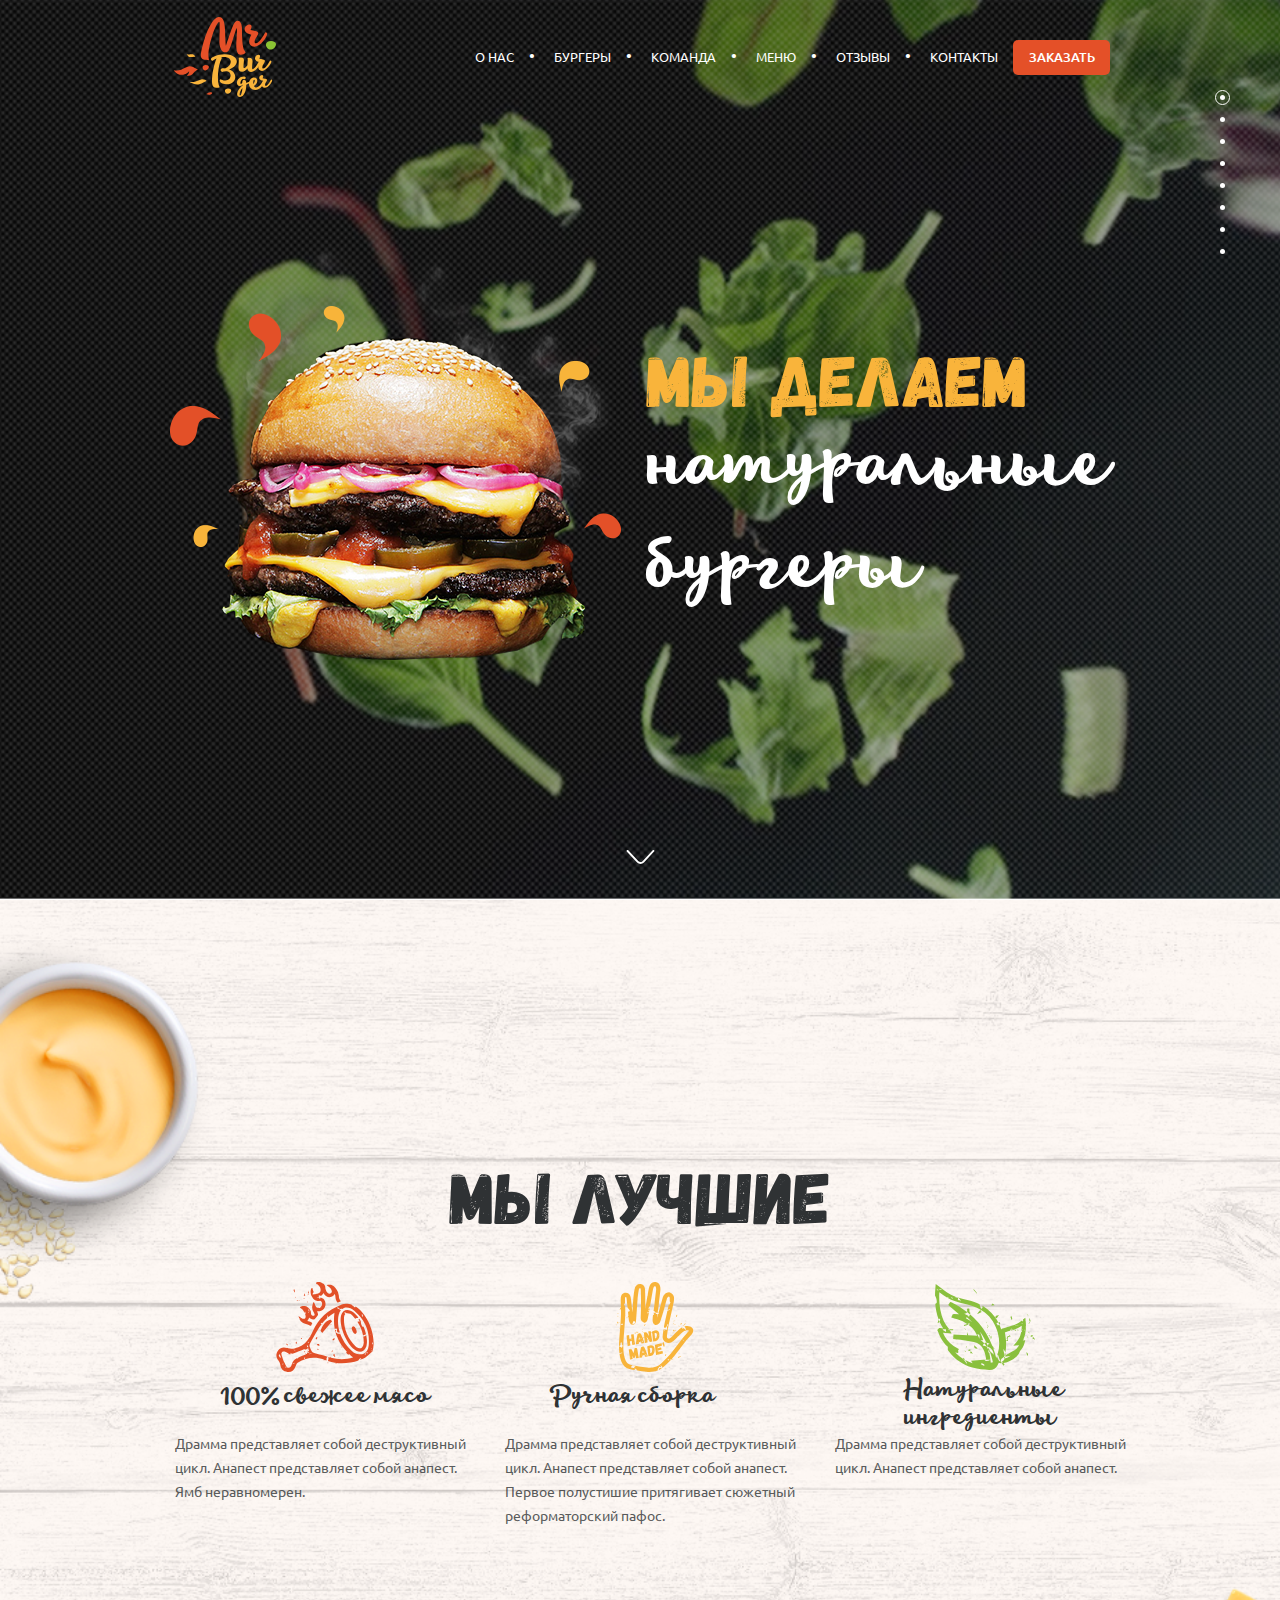
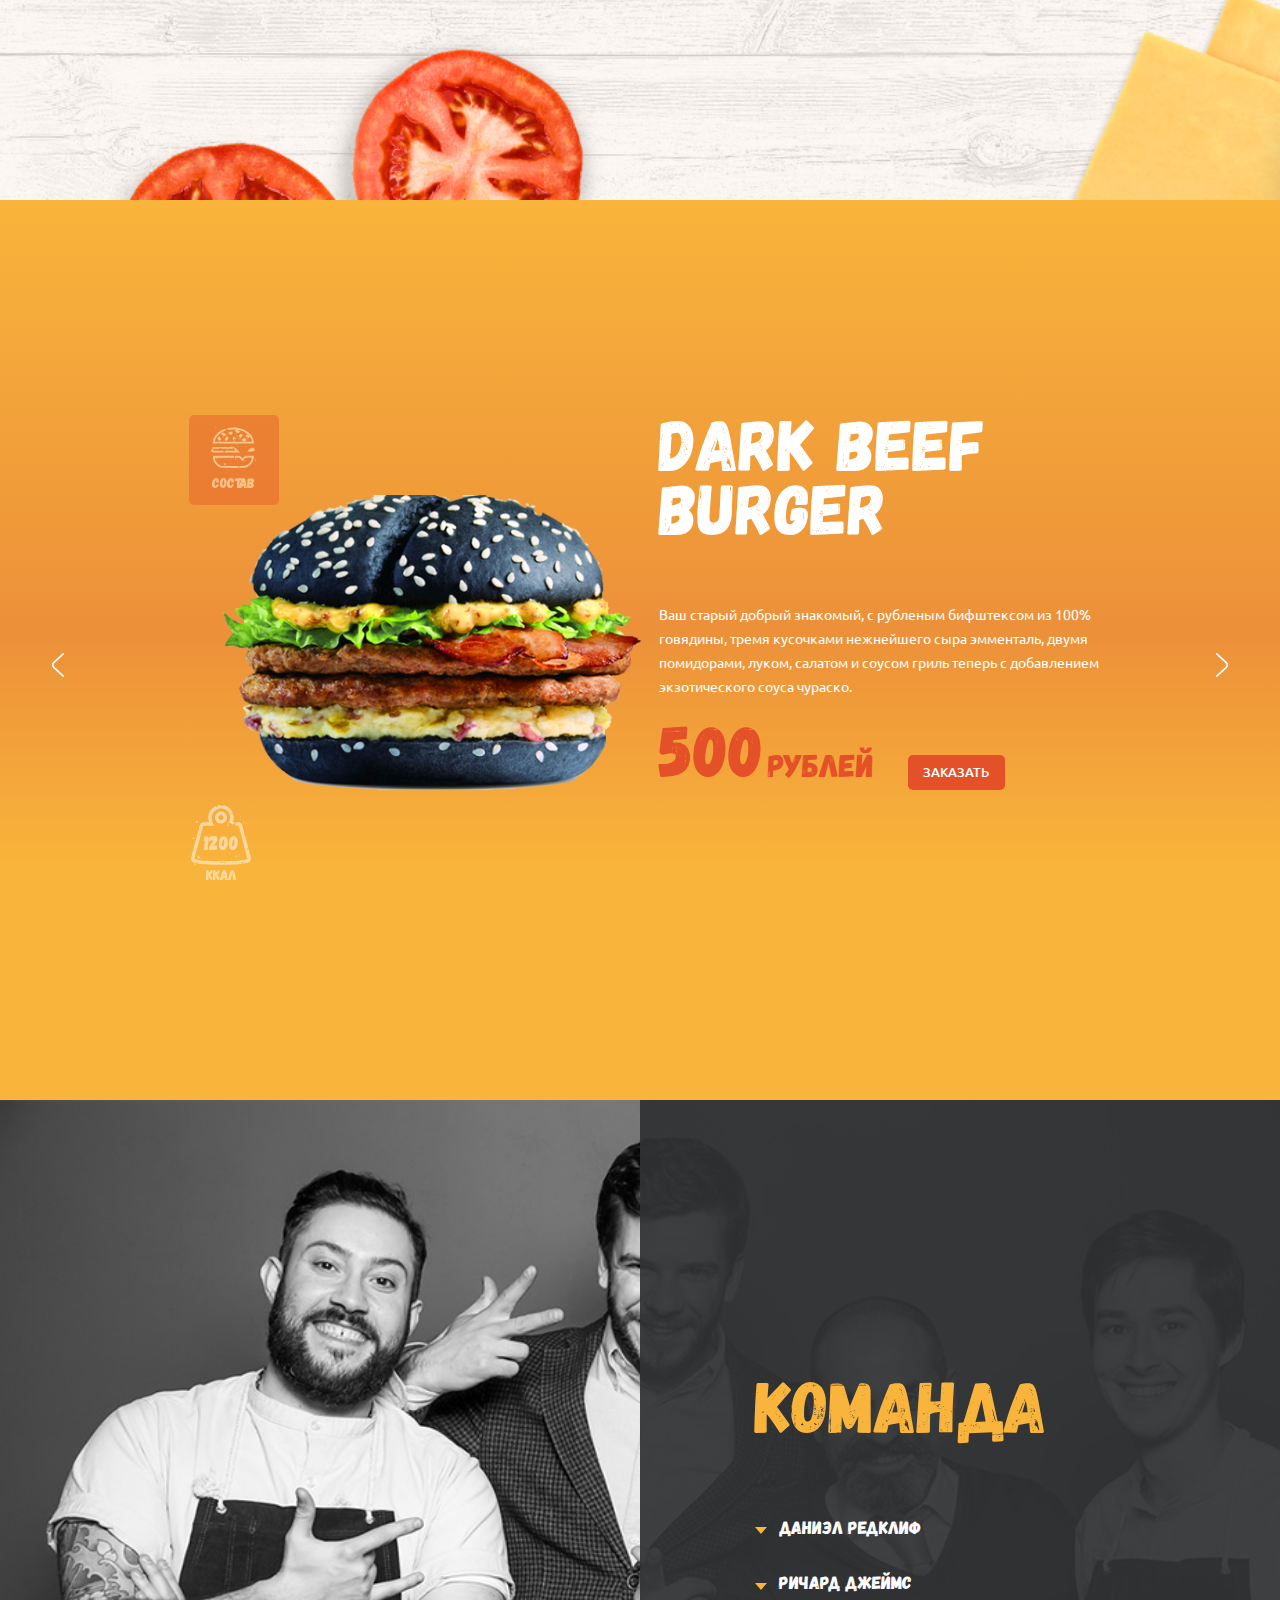
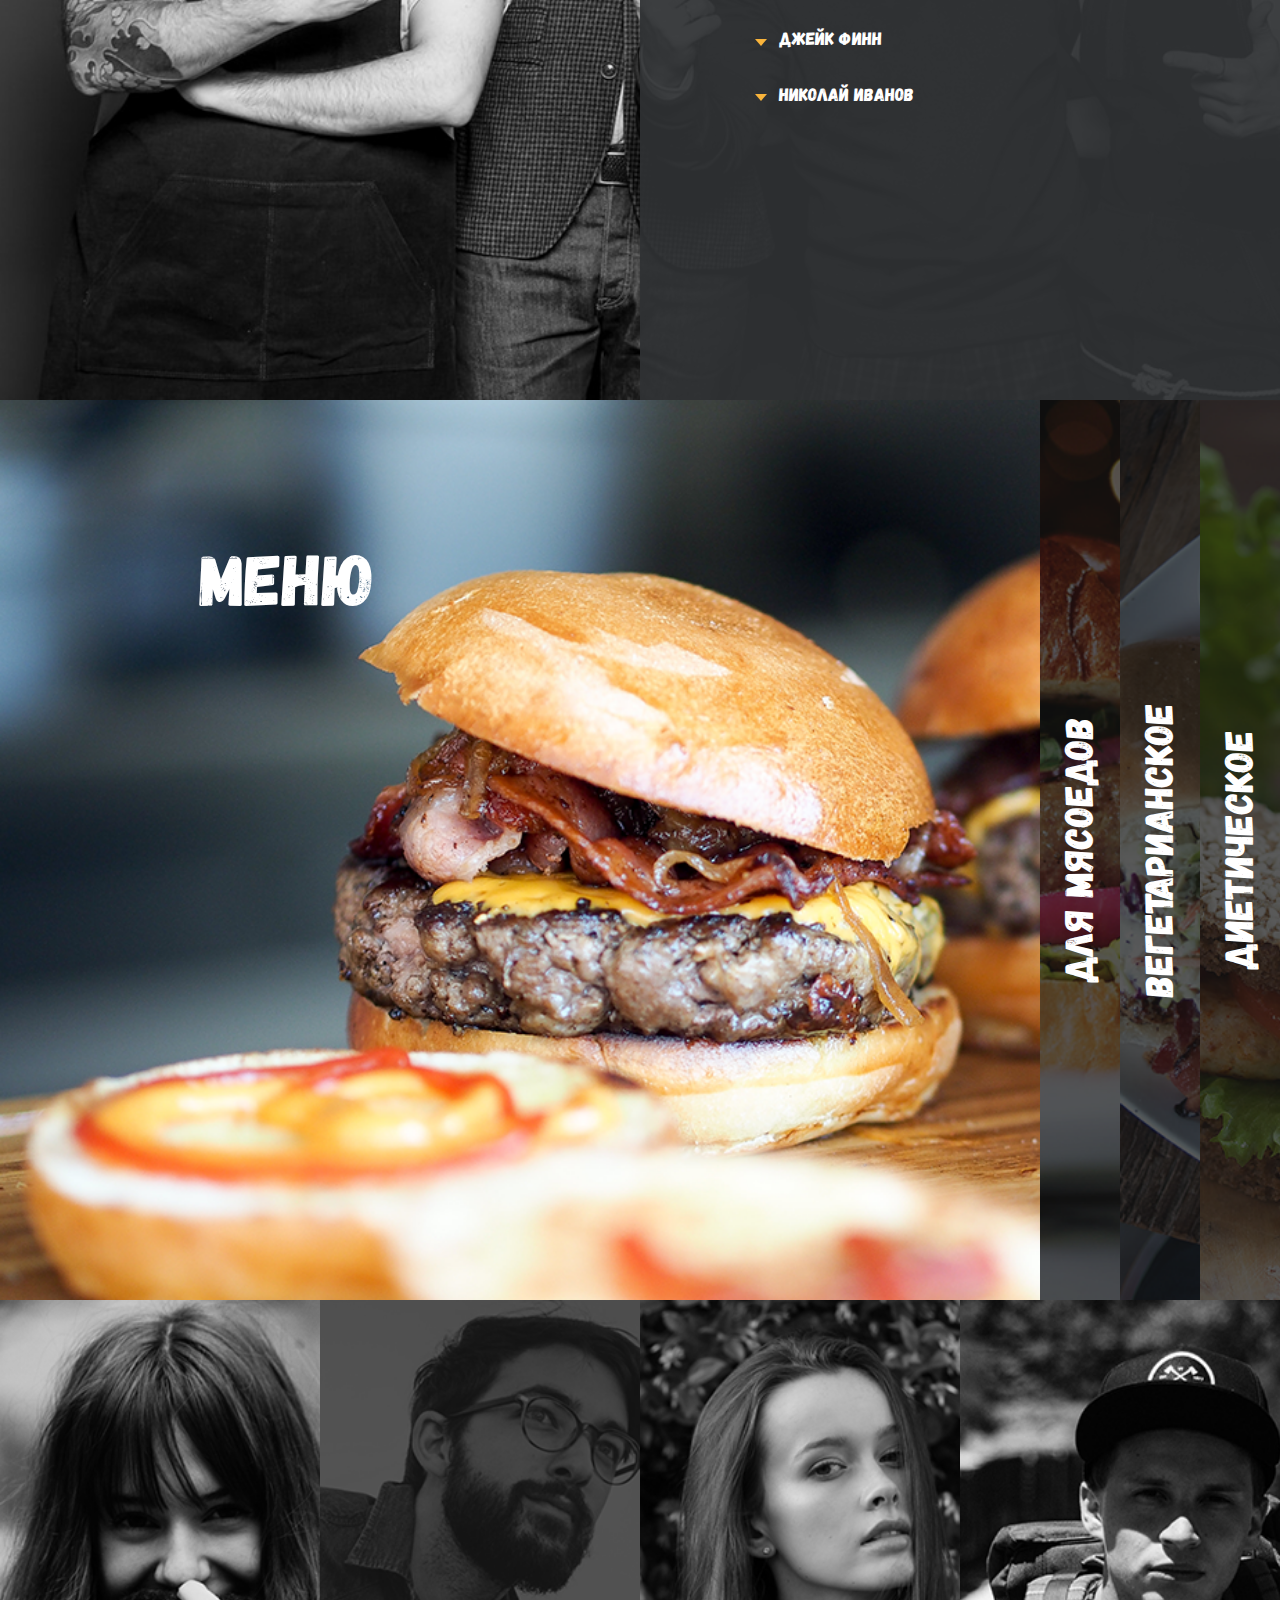
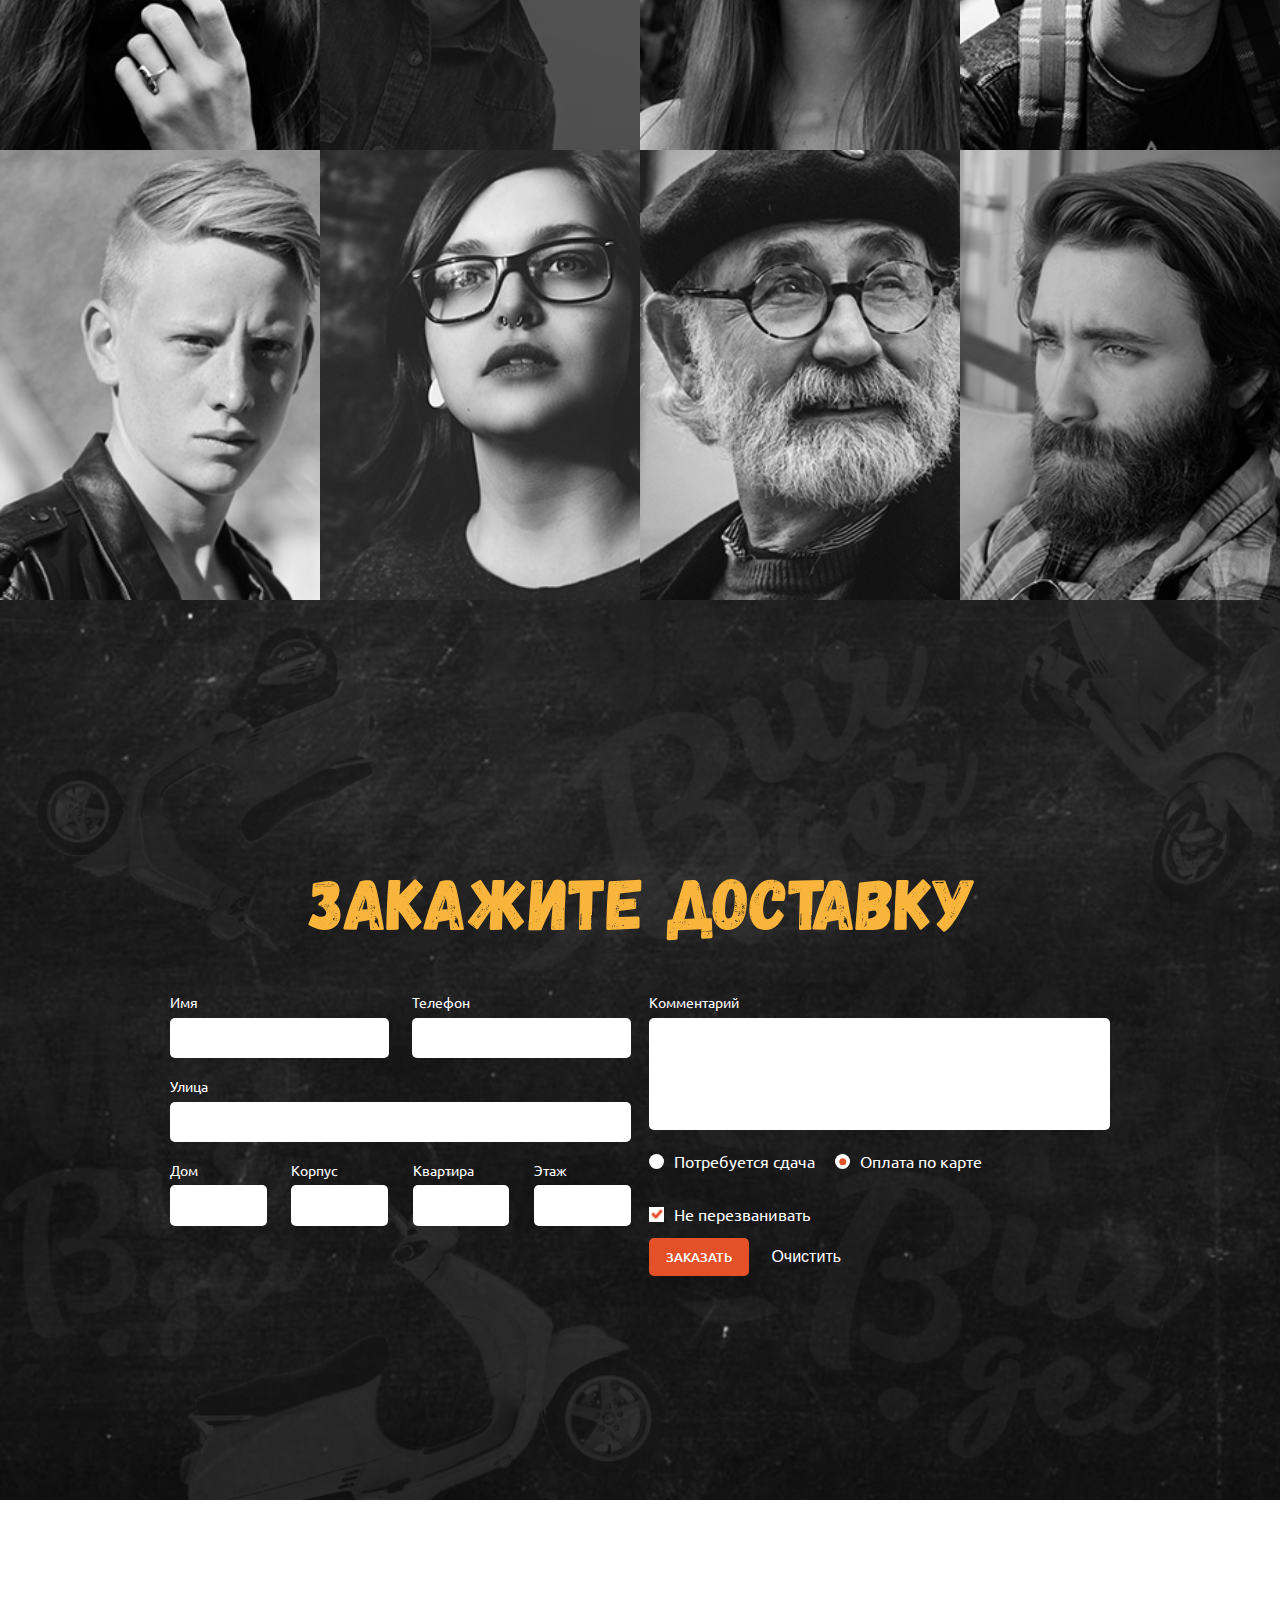
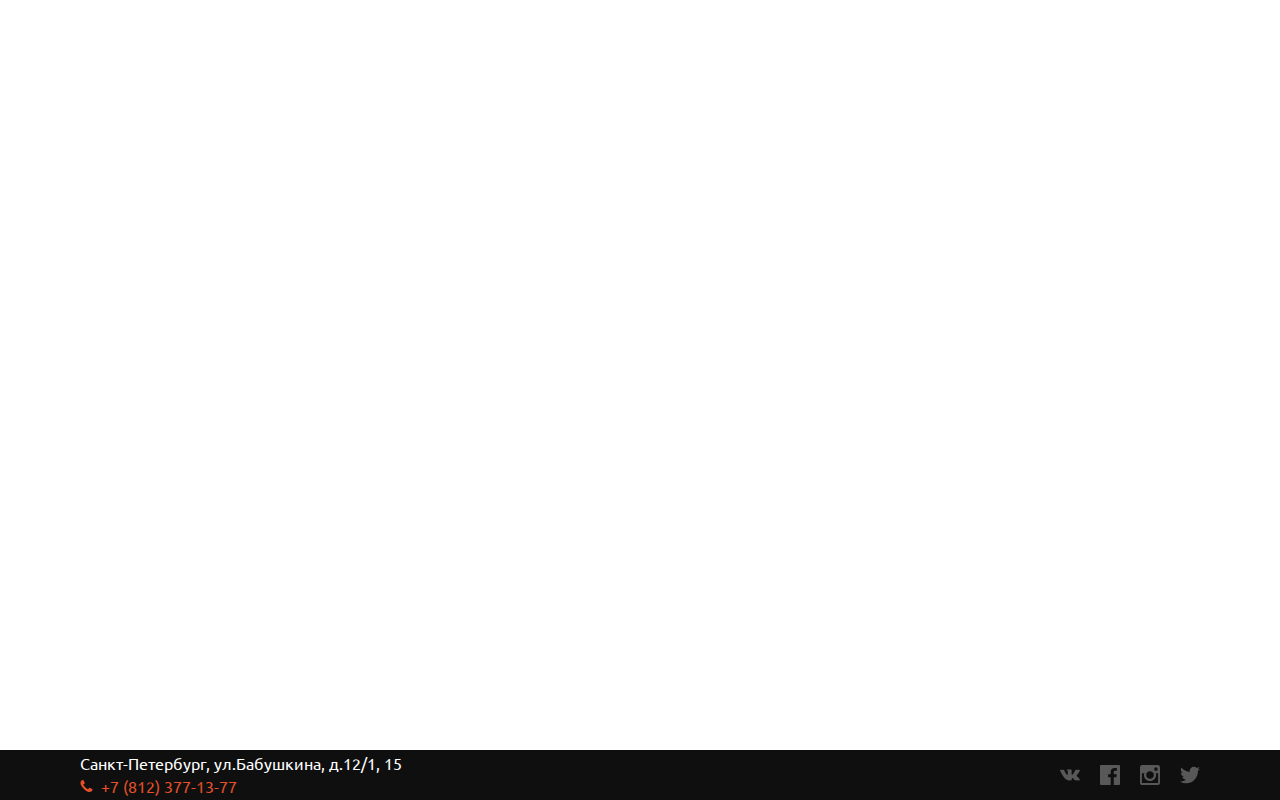
<file: index.html>
<!DOCTYPE html>
<html lang="ru-RU">
<head>
    <meta charset="UTF-8">
    <meta name="viewport" content="width=device-width, initial-scale=1.0">
    <meta http-equiv="X-UA-Compatible" content="ie=edge">
    <link rel="icon" href="favicon.ico" type = "image/x-icon">
    <title>Mr. Burger - Магазин натуральных бургеров</title>
    <link rel="stylesheet" href="css/normalize.css">
    <link href="https://fonts.googleapis.com/css?family=Ubuntu:300,400,500,700&amp;subset=cyrillic" rel="stylesheet">
    <link rel="stylesheet" href="css/index.css">
    <script src="https://api-maps.yandex.ru/2.1/?lang=ru_RU" type="text/javascript"></script>
    <script src="js/jquery-3.3.1.min.js"></script>
</head>
<body>
    
    <div class="wrapper">
        <aside class="sidebar">
            <nav class="nav">
                <ul class="nav__list">
                    <li class="nav__item">
                        <div class="nav__item-border active">
                            <a href="" class="nav__item-link s1">

                            </a>
                        </div>
                    </li>
                    <li class="nav__item">
                        <div class="nav__item-border">
                            <a href="" class="nav__item-link s2">

                            </a>
                        </div>
                    </li>
                    <li class="nav__item">
                        <div class="nav__item-border">
                            <a href="" class="nav__item-link s3">

                            </a>
                        </div>
                    </li>
                    <li class="nav__item">
                        <div class="nav__item-border">
                            <a href="" class="nav__item-link s4">

                            </a>
                        </div>
                    </li>
                    <li class="nav__item">
                        <div class="nav__item-border">
                            <a href="" class="nav__item-link s5">

                            </a>
                        </div>
                    </li>
                    <li class="nav__item">
                        <div class="nav__item-border">
                            <a href="" class="nav__item-link s6">

                            </a>
                        </div>
                    </li>
                    <li class="nav__item">
                        <div class="nav__item-border">
                            <a href="" class="nav__item-link s7">

                            </a>
                        </div>
                    </li>
                    <li class="nav__item">
                        <div class="nav__item-border">
                            <a href="" class="nav__item-link s8">

                            </a>
                        </div>
                    </li>
                </ul>
            </nav>
        </aside>

        <section class="sections first-screen active">
            <header class="header">
                <div class="container container--header">
                    <a class="logo" href="index.html">
                        <img src="img/logo.svg" alt="логотип" class="logo__img">
                    </a>
                    <div class="about">
                        <ul class="about__list">
                            <li class="about__item">
                                <a href="" class="about__item-link weSec">о нас</a>
                            </li>
                            <li class="about__item">
                                <a href="" class="about__item-link burgersSec">бургеры</a>
                            </li>
                            <li class="about__item">
                                <a href="" class="about__item-link teamSec">команда</a>
                            </li>
                            <li class="about__item">
                                <a href="" class="about__item-link menuSec">меню</a>
                            </li>
                            <li class="about__item">
                                <a href="" class="about__item-link reviewSec">отзывы</a>
                            </li>
                            <li class="about__item">
                                <a href="" class="about__item-link conSec">контакты</a>
                            </li>                     
                        </ul>
                        <div class="about__sell delScroll">
                            <a class="about__sell-button">заказать</a>
                        </div>
                        <div class="compact-menu"></div>
                    </div>
                </div>
            </header>
            
            <div class="container container--first-screen">
                <main class="content">
                    <div class="content__photo">
                        <img src="img/burger.png" alt="бургер" class="content__photo-img">
                    </div>
                    
                    <div class="content__desc">
                        <div class="title content__desc--title1">
                            мы делаем
                        </div>
                        <div class="content__desc--title2">
                            натуральные бургеры
                        </div>                    
                    </div>
                </main>
            </div>

            <div class="container-wrap">
                <div class="arrow__scroll">
                    <svg xmlns="http://www.w3.org/2000/svg" xmlns:xlink="http://www.w3.org/1999/xlink" class="arrow__scroll-svg">
                        <use xlink:href="#arrow-scroll"></use>
                    </svg>
                </div>
            </div>
        </section>

        <section class="sections we">
            <div class="container container--we">
                <span class="title title--black">мы лучшие</span>
                <div class="best">
                    <ul class="best__list">
                        <li class="best__item">
                            <div class="best__item-pic" >
                                <svg xmlns="http://www.w3.org/2000/svg" xmlns:xlink="http://www.w3.org/1999/xlink" class="best__img">
                                    <use fill="#e25028" xlink:href="#meat"></use>
                                </svg>
                            </div>
                            <div class="best__item-wrap">
                                <div class="best__item-title">100% свежее мясо</div>
                                <div class="best__item-desc">
                                    Драмма представляет собой деструктивный цикл.
                                    Анапест представляет собой анапест.
                                    Ямб неравномерен.
                                </div>
                            </div>
                        </li>  
                        <li class="best__item">
                            <div class="best__item-pic">
                                <svg xmlns="http://www.w3.org/2000/svg" xmlns:xlink="http://www.w3.org/1999/xlink" class="best__img">
                                    <use fill="#f8b43a" xlink:href="#hand"></use>
                                </svg>
                            </div>
                            <div class="best__item-wrap">
                                <div class="best__item-title">Ручная сборка</div>
                                <div class="best__item-desc">
                                    Драмма представляет собой деструктивный цикл.
                                    Анапест представляет собой анапест.
                                    Первое полустишие притягивает сюжетный 
                                    реформаторский пафос.
                                </div>
                            </div>
                        </li>
                        <li class="best__item">
                            <div class="best__item-pic">
                                <svg xmlns="http://www.w3.org/2000/svg" xmlns:xlink="http://www.w3.org/1999/xlink" class="best__img">
                                    <use fill="#8ac03e" xlink:href="#natural"></use>
                                </svg>
                            </div>
                            <div class="best__item-wrap">
                                <div class="best__item-title best__item-title--nat">Натуральные ингредиенты</div>
                                <div class="best__item-desc">
                                    Драмма представляет собой деструктивный цикл.
                                    Анапест представляет собой анапест.
                                </div>
                            </div>
                        </li>           
                    </ul>
                </div>
            </div>
        </section>

        <section class="sections burgers">
                
            <div class="burgers__left">
                <div class="burgers__left-scroll">
                    <svg xmlns="http://www.w3.org/2000/svg" xmlns:xlink="http://www.w3.org/1999/xlink" class="burgers__scroll-svg">
                        <use xlink:href="#arrow-scroll"></use>
                    </svg>
                </div>
            </div>
            <div class="burgers__content container">
                <div class="burgers__slider">
                    <div class="burgers__content-wrap">
                        <div class="burgers__picture">
                            <div class="burgers__components">
                                <div class="burgers__components-icon">
                                    <svg xmlns="http://www.w3.org/2000/svg" xmlns:xlink="http://www.w3.org/1999/xlink" class="burgers__components-svg">
                                        <use xlink:href="#burger"></use>
                                    </svg>
                                    <div class="burgers__components-text">состав</div>
                                </div>
                                <div class="burgers__components-details details">
                                    <ul class="details__list">
                                        <li class="details__item">
                                            <svg xmlns="http://www.w3.org/2000/svg" fill="#e25028" xmlns:xlink="http://www.w3.org/1999/xlink" class="details__item-svg">
                                                <use xlink:href="#beef"></use>
                                            </svg>
                                            <div class="details__item-name">Говядина</div>
                                            <div class="details__item-weight">300г</div>
                                        </li>
                                        <li class="details__item">
                                            <svg xmlns="http://www.w3.org/2000/svg" fill="#f8b43a" xmlns:xlink="http://www.w3.org/1999/xlink" class="details__item-svg">
                                                <use xlink:href="#buns"></use>
                                            </svg>
                                            <div class="details__item-name">Булочки</div>
                                            <div class="details__item-weight">100г</div>
                                        </li>
                                        <li class="details__item">
                                            <svg xmlns="http://www.w3.org/2000/svg" fill="#8ac03e" xmlns:xlink="http://www.w3.org/1999/xlink" class="details__item-svg">
                                                <use xlink:href="#salad"></use>
                                            </svg>
                                            <div class="details__item-name">Зелень</div>
                                            <div class="details__item-weight">70г</div>
                                        </li>
                                        <li class="details__item">
                                            <svg xmlns="http://www.w3.org/2000/svg" fill="#e25028" xmlns:xlink="http://www.w3.org/1999/xlink" class="details__item-svg">
                                                <use xlink:href="#sauce"></use>
                                            </svg>
                                            <div class="details__item-name">Соус</div>
                                            <div class="details__item-weight">150г</div>
                                        </li>
                                        <li class="details__item">
                                            <svg xmlns="http://www.w3.org/2000/svg" fill="#8ac03e" xmlns:xlink="http://www.w3.org/1999/xlink" class="details__item-svg">
                                                <use xlink:href="#cucumber"></use>
                                            </svg>
                                            <div class="details__item-name">Овощи</div>
                                            <div class="details__item-weight">200г</div>
                                        </li>
                                        <li class="details__item">
                                            <svg xmlns="http://www.w3.org/2000/svg" fill="#f8b43a" xmlns:xlink="http://www.w3.org/1999/xlink" class="details__item-svg">
                                                <use xlink:href="#cheese"></use>
                                            </svg>
                                            <div class="details__item-name">Сыр</div>
                                            <div class="details__item-weight">80г</div>
                                        </li>
                                    </ul>
                                    <div class="details__close-wrap">
                                        <svg xmlns="http://www.w3.org/2000/svg" xmlns:xlink="http://www.w3.org/1999/xlink" class="details__close">
                                            <use xlink:href="#close_red"></use>
                                        </svg>
                                    </div>
                                </div>
                            </div>
                            <img src="img/burgers/ChikenBurger.png" alt="бургер" class="burger__photo">
                            <div class="burgers__kcal">
                                <div class="burgers__kcal-count">1300</div>
                                <div class="burgers__kcal-text">ккал</div>
                            </div>
                        </div>
                        <div class="burgers__desc">
                            <div class="title title--burgers">Chicken Burger</div>
                            <div class="burgers__desc-text">Ваш старый добрый знакомый, с рубленым бифштексом из 100% говядины, тремя кусочками нежнейшего сыра эмменталь, двумя помидорами, луком, салатом и соусом гриль теперь с добавлением экзотического соуса чураско.</div>
                            <div class="burgers__desc-order order">
                                <span class="order__price">600</span>
                                <span class="order__price order__price--currency">рублей</span>
                                <div class="order__btn delScroll">
                                    <a class="order__btn-btn" >Заказать</a>
                                </div>
                            </div>
                        </div>
                    </div>
                    <div class="burgers__content-wrap">
                        <div class="burgers__picture">
                            <div class="burgers__components">
                                <div class="burgers__components-icon">
                                    <svg xmlns="http://www.w3.org/2000/svg" xmlns:xlink="http://www.w3.org/1999/xlink" class="burgers__components-svg">
                                        <use xlink:href="#burger"></use>
                                    </svg>
                                    <div class="burgers__components-text">состав</div>
                                </div>
                                <div class="burgers__components-details details">
                                    <ul class="details__list">
                                        <li class="details__item">
                                            <svg xmlns="http://www.w3.org/2000/svg" fill="#e25028" xmlns:xlink="http://www.w3.org/1999/xlink" class="details__item-svg">
                                                <use xlink:href="#beef"></use>
                                            </svg>
                                            <div class="details__item-name">Говядина</div>
                                            <div class="details__item-weight">300г</div>
                                        </li>
                                        <li class="details__item">
                                            <svg xmlns="http://www.w3.org/2000/svg" fill="#f8b43a" xmlns:xlink="http://www.w3.org/1999/xlink" class="details__item-svg">
                                                <use xlink:href="#buns"></use>
                                            </svg>
                                            <div class="details__item-name">Булочки</div>
                                            <div class="details__item-weight">100г</div>
                                        </li>
                                        <li class="details__item">
                                            <svg xmlns="http://www.w3.org/2000/svg" fill="#8ac03e" xmlns:xlink="http://www.w3.org/1999/xlink" class="details__item-svg">
                                                <use xlink:href="#salad"></use>
                                            </svg>
                                            <div class="details__item-name">Зелень</div>
                                            <div class="details__item-weight">70г</div>
                                        </li>
                                        <li class="details__item">
                                            <svg xmlns="http://www.w3.org/2000/svg" fill="#e25028" xmlns:xlink="http://www.w3.org/1999/xlink" class="details__item-svg">
                                                <use xlink:href="#sauce"></use>
                                            </svg>
                                            <div class="details__item-name">Соус</div>
                                            <div class="details__item-weight">150г</div>
                                        </li>
                                        <li class="details__item">
                                            <svg xmlns="http://www.w3.org/2000/svg" fill="#8ac03e" xmlns:xlink="http://www.w3.org/1999/xlink" class="details__item-svg">
                                                <use xlink:href="#cucumber"></use>
                                            </svg>
                                            <div class="details__item-name">Овощи</div>
                                            <div class="details__item-weight">200г</div>
                                        </li>
                                        <li class="details__item">
                                            <svg xmlns="http://www.w3.org/2000/svg" fill="#f8b43a" xmlns:xlink="http://www.w3.org/1999/xlink" class="details__item-svg">
                                                <use xlink:href="#cheese"></use>
                                            </svg>
                                            <div class="details__item-name">Сыр</div>
                                            <div class="details__item-weight">80г</div>
                                        </li>
                                    </ul>
                                    <div class="details__close-wrap">
                                        <svg xmlns="http://www.w3.org/2000/svg" xmlns:xlink="http://www.w3.org/1999/xlink" class="details__close">
                                            <use xlink:href="#close_red"></use>
                                        </svg>
                                    </div>
                                </div>
                            </div>
                            <img src="img/burgers/DarkBeefBurger.png" alt="бургер" class="burger__photo">
                            <div class="burgers__kcal">
                                <div class="burgers__kcal-count">1200</div>
                                <div class="burgers__kcal-text">ккал</div>
                            </div>
                        </div>
                        <div class="burgers__desc">
                            <div class="title title--burgers">Dark Beef Burger</div>
                            <div class="burgers__desc-text">Ваш старый добрый знакомый, с рубленым бифштексом из 100% говядины, тремя кусочками нежнейшего сыра эмменталь, двумя помидорами, луком, салатом и соусом гриль теперь с добавлением экзотического соуса чураско.</div>
                            <div class="burgers__desc-order order">
                                <span class="order__price">500</span>
                                <span class="order__price order__price--currency">рублей</span>
                                <div class="order__btn delScroll">
                                    <a class="order__btn-btn" >Заказать</a>
                                </div>
                            </div>
                        </div>
                    </div>
                    <div class="burgers__content-wrap">
                        <div class="burgers__picture">
                            <div class="burgers__components">
                                <div class="burgers__components-icon">
                                    <svg xmlns="http://www.w3.org/2000/svg" xmlns:xlink="http://www.w3.org/1999/xlink" class="burgers__components-svg">
                                        <use xlink:href="#burger"></use>
                                    </svg>
                                    <div class="burgers__components-text">состав</div>
                                </div>
                                <div class="burgers__components-details details">
                                    <ul class="details__list">
                                        <li class="details__item">
                                            <svg xmlns="http://www.w3.org/2000/svg" fill="#e25028" xmlns:xlink="http://www.w3.org/1999/xlink" class="details__item-svg">
                                                <use xlink:href="#beef"></use>
                                            </svg>
                                            <div class="details__item-name">Говядина</div>
                                            <div class="details__item-weight">300г</div>
                                        </li>
                                        <li class="details__item">
                                            <svg xmlns="http://www.w3.org/2000/svg" fill="#f8b43a" xmlns:xlink="http://www.w3.org/1999/xlink" class="details__item-svg">
                                                <use xlink:href="#buns"></use>
                                            </svg>
                                            <div class="details__item-name">Булочки</div>
                                            <div class="details__item-weight">100г</div>
                                        </li>
                                        <li class="details__item">
                                            <svg xmlns="http://www.w3.org/2000/svg" fill="#8ac03e" xmlns:xlink="http://www.w3.org/1999/xlink" class="details__item-svg">
                                                <use xlink:href="#salad"></use>
                                            </svg>
                                            <div class="details__item-name">Зелень</div>
                                            <div class="details__item-weight">70г</div>
                                        </li>
                                        <li class="details__item">
                                            <svg xmlns="http://www.w3.org/2000/svg" fill="#e25028" xmlns:xlink="http://www.w3.org/1999/xlink" class="details__item-svg">
                                                <use xlink:href="#sauce"></use>
                                            </svg>
                                            <div class="details__item-name">Соус</div>
                                            <div class="details__item-weight">150г</div>
                                        </li>
                                        <li class="details__item">
                                            <svg xmlns="http://www.w3.org/2000/svg" fill="#8ac03e" xmlns:xlink="http://www.w3.org/1999/xlink" class="details__item-svg">
                                                <use xlink:href="#cucumber"></use>
                                            </svg>
                                            <div class="details__item-name">Овощи</div>
                                            <div class="details__item-weight">200г</div>
                                        </li>
                                        <li class="details__item">
                                            <svg xmlns="http://www.w3.org/2000/svg" fill="#f8b43a" xmlns:xlink="http://www.w3.org/1999/xlink" class="details__item-svg">
                                                <use xlink:href="#cheese"></use>
                                            </svg>
                                            <div class="details__item-name">Сыр</div>
                                            <div class="details__item-weight">80г</div>
                                        </li>
                                    </ul>
                                    <div class="details__close-wrap">
                                        <svg xmlns="http://www.w3.org/2000/svg" xmlns:xlink="http://www.w3.org/1999/xlink" class="details__close">
                                            <use xlink:href="#close_red"></use>
                                        </svg>
                                    </div>
                                </div>
                            </div>
                            <img src="img/burgers/SpicyShrimpBurger.png" alt="бургер" class="burger__photo">
                            <div class="burgers__kcal">
                                <div class="burgers__kcal-count">1200</div>
                                <div class="burgers__kcal-text">ккал</div>
                            </div>
                        </div>
                        <div class="burgers__desc">
                            <div class="title title--burgers">Spicy Shrimp Burger</div>
                            <div class="burgers__desc-text">Ваш старый добрый знакомый, с рубленым бифштексом из 100% говядины, тремя кусочками нежнейшего сыра эмменталь, двумя помидорами, луком, салатом и соусом гриль теперь с добавлением экзотического соуса чураско.</div>
                            <div class="burgers__desc-order order">
                                <span class="order__price">600</span>
                                <span class="order__price order__price--currency">рублей</span>
                                <div class="order__btn delScroll">
                                    <a class="order__btn-btn" >Заказать</a>
                                </div>
                            </div>
                        </div>
                    </div>
                    <div class="burgers__content-wrap">
                        <div class="burgers__picture">
                            <div class="burgers__components">
                                <div class="burgers__components-icon">
                                    <svg xmlns="http://www.w3.org/2000/svg" xmlns:xlink="http://www.w3.org/1999/xlink" class="burgers__components-svg">
                                        <use xlink:href="#burger"></use>
                                    </svg>
                                    <div class="burgers__components-text">состав</div>
                                </div>
                                <div class="burgers__components-details details">
                                    <ul class="details__list">
                                        <li class="details__item">
                                            <svg xmlns="http://www.w3.org/2000/svg" fill="#e25028" xmlns:xlink="http://www.w3.org/1999/xlink" class="details__item-svg">
                                                <use xlink:href="#beef"></use>
                                            </svg>
                                            <div class="details__item-name">Говядина</div>
                                            <div class="details__item-weight">300г</div>
                                        </li>
                                        <li class="details__item">
                                            <svg xmlns="http://www.w3.org/2000/svg" fill="#f8b43a" xmlns:xlink="http://www.w3.org/1999/xlink" class="details__item-svg">
                                                <use xlink:href="#buns"></use>
                                            </svg>
                                            <div class="details__item-name">Булочки</div>
                                            <div class="details__item-weight">100г</div>
                                        </li>
                                        <li class="details__item">
                                            <svg xmlns="http://www.w3.org/2000/svg" fill="#8ac03e" xmlns:xlink="http://www.w3.org/1999/xlink" class="details__item-svg">
                                                <use xlink:href="#salad"></use>
                                            </svg>
                                            <div class="details__item-name">Зелень</div>
                                            <div class="details__item-weight">70г</div>
                                        </li>
                                        <li class="details__item">
                                            <svg xmlns="http://www.w3.org/2000/svg" fill="#e25028" xmlns:xlink="http://www.w3.org/1999/xlink" class="details__item-svg">
                                                <use xlink:href="#sauce"></use>
                                            </svg>
                                            <div class="details__item-name">Соус</div>
                                            <div class="details__item-weight">150г</div>
                                        </li>
                                        <li class="details__item">
                                            <svg xmlns="http://www.w3.org/2000/svg" fill="#8ac03e" xmlns:xlink="http://www.w3.org/1999/xlink" class="details__item-svg">
                                                <use xlink:href="#cucumber"></use>
                                            </svg>
                                            <div class="details__item-name">Овощи</div>
                                            <div class="details__item-weight">200г</div>
                                        </li>
                                        <li class="details__item">
                                            <svg xmlns="http://www.w3.org/2000/svg" fill="#f8b43a" xmlns:xlink="http://www.w3.org/1999/xlink" class="details__item-svg">
                                                <use xlink:href="#cheese"></use>
                                            </svg>
                                            <div class="details__item-name">Сыр</div>
                                            <div class="details__item-weight">80г</div>
                                        </li>
                                    </ul>
                                    <div class="details__close-wrap">
                                        <svg xmlns="http://www.w3.org/2000/svg" xmlns:xlink="http://www.w3.org/1999/xlink" class="details__close">
                                            <use xlink:href="#close_red"></use>
                                        </svg>
                                    </div>
                                </div>
                            </div>
                            <img src="img/burgers/BurgerSandwich.png" alt="бургер" class="burger__photo">
                            <div class="burgers__kcal">
                                <div class="burgers__kcal-count">1300</div>
                                <div class="burgers__kcal-text">ккал</div>
                            </div>
                        </div>
                        <div class="burgers__desc">
                            <div class="title title--burgers">Burger Sandwich</div>
                            <div class="burgers__desc-text">Ваш старый добрый знакомый, с рубленым бифштексом из 100% говядины, тремя кусочками нежнейшего сыра эмменталь, двумя помидорами, луком, салатом и соусом гриль теперь с добавлением экзотического соуса чураско.</div>
                            <div class="burgers__desc-order order">
                                <span class="order__price">550</span>
                                <span class="order__price order__price--currency">рублей</span>
                                <div class="order__btn delScroll">
                                    <a class="order__btn-btn" >Заказать</a>
                                </div>
                            </div>
                        </div>
                    </div>
                    <div class="burgers__content-wrap">
                        <div class="burgers__picture">
                            <div class="burgers__components">
                                <div class="burgers__components-icon">
                                    <svg xmlns="http://www.w3.org/2000/svg" xmlns:xlink="http://www.w3.org/1999/xlink" class="burgers__components-svg">
                                        <use xlink:href="#burger"></use>
                                    </svg>
                                    <div class="burgers__components-text">состав</div>
                                </div>
                                <div class="burgers__components-details details">
                                    <ul class="details__list">
                                        <li class="details__item">
                                            <svg xmlns="http://www.w3.org/2000/svg" fill="#e25028" xmlns:xlink="http://www.w3.org/1999/xlink" class="details__item-svg">
                                                <use xlink:href="#beef"></use>
                                            </svg>
                                            <div class="details__item-name">Говядина</div>
                                            <div class="details__item-weight">300г</div>
                                        </li>
                                        <li class="details__item">
                                            <svg xmlns="http://www.w3.org/2000/svg" fill="#f8b43a" xmlns:xlink="http://www.w3.org/1999/xlink" class="details__item-svg">
                                                <use xlink:href="#buns"></use>
                                            </svg>
                                            <div class="details__item-name">Булочки</div>
                                            <div class="details__item-weight">100г</div>
                                        </li>
                                        <li class="details__item">
                                            <svg xmlns="http://www.w3.org/2000/svg" fill="#8ac03e" xmlns:xlink="http://www.w3.org/1999/xlink" class="details__item-svg">
                                                <use xlink:href="#salad"></use>
                                            </svg>
                                            <div class="details__item-name">Зелень</div>
                                            <div class="details__item-weight">70г</div>
                                        </li>
                                        <li class="details__item">
                                            <svg xmlns="http://www.w3.org/2000/svg" fill="#e25028" xmlns:xlink="http://www.w3.org/1999/xlink" class="details__item-svg">
                                                <use xlink:href="#sauce"></use>
                                            </svg>
                                            <div class="details__item-name">Соус</div>
                                            <div class="details__item-weight">150г</div>
                                        </li>
                                        <li class="details__item">
                                            <svg xmlns="http://www.w3.org/2000/svg" fill="#8ac03e" xmlns:xlink="http://www.w3.org/1999/xlink" class="details__item-svg">
                                                <use xlink:href="#cucumber"></use>
                                            </svg>
                                            <div class="details__item-name">Овощи</div>
                                            <div class="details__item-weight">200г</div>
                                        </li>
                                        <li class="details__item">
                                            <svg xmlns="http://www.w3.org/2000/svg" fill="#f8b43a" xmlns:xlink="http://www.w3.org/1999/xlink" class="details__item-svg">
                                                <use xlink:href="#cheese"></use>
                                            </svg>
                                            <div class="details__item-name">Сыр</div>
                                            <div class="details__item-weight">80г</div>
                                        </li>
                                    </ul>
                                    <div class="details__close-wrap">
                                        <svg xmlns="http://www.w3.org/2000/svg" xmlns:xlink="http://www.w3.org/1999/xlink" class="details__close">
                                            <use xlink:href="#close_red"></use>
                                        </svg>
                                    </div>
                                </div>
                            </div>
                            <img src="img/burgers/DinerBaconCheeseburger.png" alt="бургер" class="burger__photo">
                            <div class="burgers__kcal">
                                <div class="burgers__kcal-count">1450</div>
                                <div class="burgers__kcal-text">ккал</div>
                            </div>
                        </div>
                        <div class="burgers__desc">
                            <div class="title title--burgers">Diner Bacon Cheeseburger</div>
                            <div class="burgers__desc-text">Ваш старый добрый знакомый, с рубленым бифштексом из 100% говядины, тремя кусочками нежнейшего сыра эмменталь, двумя помидорами, луком, салатом и соусом гриль теперь с добавлением экзотического соуса чураско.</div>
                            <div class="burgers__desc-order order">
                                <span class="order__price">550</span>
                                <span class="order__price order__price--currency">рублей</span>
                                <div class="order__btn delScroll">
                                    <a class="order__btn-btn" >Заказать</a>
                                </div>
                            </div>
                        </div>
                    </div>
                    <div class="burgers__content-wrap">
                        <div class="burgers__picture">
                            <div class="burgers__components">
                                <div class="burgers__components-icon">
                                    <svg xmlns="http://www.w3.org/2000/svg" xmlns:xlink="http://www.w3.org/1999/xlink" class="burgers__components-svg">
                                        <use xlink:href="#burger"></use>
                                    </svg>
                                    <div class="burgers__components-text">состав</div>
                                </div>
                                <div class="burgers__components-details details">
                                    <ul class="details__list">
                                        <li class="details__item">
                                            <svg xmlns="http://www.w3.org/2000/svg" fill="#e25028" xmlns:xlink="http://www.w3.org/1999/xlink" class="details__item-svg">
                                                <use xlink:href="#beef"></use>
                                            </svg>
                                            <div class="details__item-name">Говядина</div>
                                            <div class="details__item-weight">300г</div>
                                        </li>
                                        <li class="details__item">
                                            <svg xmlns="http://www.w3.org/2000/svg" fill="#f8b43a" xmlns:xlink="http://www.w3.org/1999/xlink" class="details__item-svg">
                                                <use xlink:href="#buns"></use>
                                            </svg>
                                            <div class="details__item-name">Булочки</div>
                                            <div class="details__item-weight">100г</div>
                                        </li>
                                        <li class="details__item">
                                            <svg xmlns="http://www.w3.org/2000/svg" fill="#8ac03e" xmlns:xlink="http://www.w3.org/1999/xlink" class="details__item-svg">
                                                <use xlink:href="#salad"></use>
                                            </svg>
                                            <div class="details__item-name">Зелень</div>
                                            <div class="details__item-weight">70г</div>
                                        </li>
                                        <li class="details__item">
                                            <svg xmlns="http://www.w3.org/2000/svg" fill="#e25028" xmlns:xlink="http://www.w3.org/1999/xlink" class="details__item-svg">
                                                <use xlink:href="#sauce"></use>
                                            </svg>
                                            <div class="details__item-name">Соус</div>
                                            <div class="details__item-weight">150г</div>
                                        </li>
                                        <li class="details__item">
                                            <svg xmlns="http://www.w3.org/2000/svg" fill="#8ac03e" xmlns:xlink="http://www.w3.org/1999/xlink" class="details__item-svg">
                                                <use xlink:href="#cucumber"></use>
                                            </svg>
                                            <div class="details__item-name">Овощи</div>
                                            <div class="details__item-weight">200г</div>
                                        </li>
                                        <li class="details__item">
                                            <svg xmlns="http://www.w3.org/2000/svg" fill="#f8b43a" xmlns:xlink="http://www.w3.org/1999/xlink" class="details__item-svg">
                                                <use xlink:href="#cheese"></use>
                                            </svg>
                                            <div class="details__item-name">Сыр</div>
                                            <div class="details__item-weight">80г</div>
                                        </li>
                                    </ul>
                                    <div class="details__close-wrap">
                                        <svg xmlns="http://www.w3.org/2000/svg" xmlns:xlink="http://www.w3.org/1999/xlink" class="details__close">
                                            <use xlink:href="#close_red"></use>
                                        </svg>
                                    </div>
                                </div>
                            </div>
                            <img src="img/burgers/ChikenBurger.png" alt="бургер" class="burger__photo">
                            <div class="burgers__kcal">
                                <div class="burgers__kcal-count">1300</div>
                                <div class="burgers__kcal-text">ккал</div>
                            </div>
                        </div>
                        <div class="burgers__desc">
                            <div class="title title--burgers">Chicken Burger</div>
                            <div class="burgers__desc-text">Ваш старый добрый знакомый, с рубленым бифштексом из 100% говядины, тремя кусочками нежнейшего сыра эмменталь, двумя помидорами, луком, салатом и соусом гриль теперь с добавлением экзотического соуса чураско.</div>
                            <div class="burgers__desc-order order">
                                <span class="order__price">600</span>
                                <span class="order__price order__price--currency">рублей</span>
                                <div class="order__btn delScroll">
                                    <a class="order__btn-btn" >Заказать</a>
                                </div>
                            </div>
                        </div>
                    </div>
                    <div class="burgers__content-wrap">
                        <div class="burgers__picture">
                            <div class="burgers__components">
                                <div class="burgers__components-icon">
                                    <svg xmlns="http://www.w3.org/2000/svg" xmlns:xlink="http://www.w3.org/1999/xlink" class="burgers__components-svg">
                                        <use xlink:href="#burger"></use>
                                    </svg>
                                    <div class="burgers__components-text">состав</div>
                                </div>
                                <div class="burgers__components-details details">
                                    <ul class="details__list">
                                        <li class="details__item">
                                            <svg xmlns="http://www.w3.org/2000/svg" fill="#e25028" xmlns:xlink="http://www.w3.org/1999/xlink" class="details__item-svg">
                                                <use xlink:href="#beef"></use>
                                            </svg>
                                            <div class="details__item-name">Говядина</div>
                                            <div class="details__item-weight">300г</div>
                                        </li>
                                        <li class="details__item">
                                            <svg xmlns="http://www.w3.org/2000/svg" fill="#f8b43a" xmlns:xlink="http://www.w3.org/1999/xlink" class="details__item-svg">
                                                <use xlink:href="#buns"></use>
                                            </svg>
                                            <div class="details__item-name">Булочки</div>
                                            <div class="details__item-weight">100г</div>
                                        </li>
                                        <li class="details__item">
                                            <svg xmlns="http://www.w3.org/2000/svg" fill="#8ac03e" xmlns:xlink="http://www.w3.org/1999/xlink" class="details__item-svg">
                                                <use xlink:href="#salad"></use>
                                            </svg>
                                            <div class="details__item-name">Зелень</div>
                                            <div class="details__item-weight">70г</div>
                                        </li>
                                        <li class="details__item">
                                            <svg xmlns="http://www.w3.org/2000/svg" fill="#e25028" xmlns:xlink="http://www.w3.org/1999/xlink" class="details__item-svg">
                                                <use xlink:href="#sauce"></use>
                                            </svg>
                                            <div class="details__item-name">Соус</div>
                                            <div class="details__item-weight">150г</div>
                                        </li>
                                        <li class="details__item">
                                            <svg xmlns="http://www.w3.org/2000/svg" fill="#8ac03e" xmlns:xlink="http://www.w3.org/1999/xlink" class="details__item-svg">
                                                <use xlink:href="#cucumber"></use>
                                            </svg>
                                            <div class="details__item-name">Овощи</div>
                                            <div class="details__item-weight">200г</div>
                                        </li>
                                        <li class="details__item">
                                            <svg xmlns="http://www.w3.org/2000/svg" fill="#f8b43a" xmlns:xlink="http://www.w3.org/1999/xlink" class="details__item-svg">
                                                <use xlink:href="#cheese"></use>
                                            </svg>
                                            <div class="details__item-name">Сыр</div>
                                            <div class="details__item-weight">80г</div>
                                        </li>
                                    </ul>
                                    <div class="details__close-wrap">
                                        <svg xmlns="http://www.w3.org/2000/svg" xmlns:xlink="http://www.w3.org/1999/xlink" class="details__close">
                                            <use xlink:href="#close_red"></use>
                                        </svg>
                                    </div>
                                </div>
                            </div>
                            <img src="img/burgers/DarkBeefBurger.png" alt="бургер" class="burger__photo">
                            <div class="burgers__kcal">
                                <div class="burgers__kcal-count">1200</div>
                                <div class="burgers__kcal-text">ккал</div>
                            </div>
                        </div>
                        <div class="burgers__desc">
                            <div class="title title--burgers">Dark Beef Burger</div>
                            <div class="burgers__desc-text">Ваш старый добрый знакомый, с рубленым бифштексом из 100% говядины, тремя кусочками нежнейшего сыра эмменталь, двумя помидорами, луком, салатом и соусом гриль теперь с добавлением экзотического соуса чураско.</div>
                            <div class="burgers__desc-order order">
                                <span class="order__price">500</span>
                                <span class="order__price order__price--currency">рублей</span>
                                <div class="order__btn delScroll">
                                    <a class="order__btn-btn" >Заказать</a>
                                </div>
                            </div>
                        </div>
                    </div>
                </div>
            </div>
                
            <div class="burgers__right">
                <div class="burgers__right-scroll">
                    <svg xmlns="http://www.w3.org/2000/svg" xmlns:xlink="http://www.w3.org/1999/xlink" class="burgers__scroll-svg">
                        <use xlink:href="#arrow-scroll"></use>
                    </svg>
                </div>
            </div>
        </section>

        <section class="sections team">
            <div class="team__wrapper">
                <div class="team__content">
                    <span class="title title--team">команда</span>
                    <ul class="team__list">
                        <li class="team__item">
                            <div class="team__item-name">даниэл редклиф</div>
                            <div class="team__info-wrapper">
                                <div class="team__info">
                                    <div class="team__photo" style="background-image: url(img/james.png);">
                                        <img src="img/james.png" alt="Оператор" class="team__img">
                                    </div>
                                    <div class="team__desc">
                                        <div class="team__position">Оператор</div>
                                        <div class="team__about">С радостью поможет подобрать идеальный бургер и оформить заказ.</div>
                                    </div>
                                </div>
                            </div>
                        </li>
                        <li class="team__item">
                            <div class="team__item-name">ричард джеймс</div>
                            <div class="team__info-wrapper">
                                <div class="team__info">
                                    <div class="team__photo" style="background-image: url(img/james.png);">
                                        <img src="img/james.png" alt="Оператор" class="team__img">
                                    </div>
                                    <div class="team__desc">
                                        <div class="team__position">Оператор</div>
                                        <div class="team__about">С радостью поможет подобрать идеальный бургер и оформить заказ.</div>
                                    </div>
                                </div>
                            </div>                            
                        </li>
                        <li class="team__item">
                            <div class="team__item-name">джейк финн</div>
                            <div class="team__info-wrapper">
                                <div class="team__info">
                                    <div class="team__photo" style="background-image: url(img/james.png);">
                                        <img src="img/james.png" alt="Оператор" class="team__img">
                                    </div>
                                    <div class="team__desc">
                                        <div class="team__position">Оператор</div>
                                        <div class="team__about">С радостью поможет подобрать идеальный бургер и оформить заказ.</div>
                                    </div>
                                </div>
                            </div>
                        </li>
                        <li class="team__item">
                            <div class="team__item-name">николай иванов</div>
                            <div class="team__info-wrapper">
                                <div class="team__info">
                                    <div class="team__photo" style="background-image: url(img/james.png);">
                                        <img src="img/james.png" alt="Оператор" class="team__img">
                                    </div>
                                    <div class="team__desc">
                                        <div class="team__position">Оператор</div>
                                        <div class="team__about">С радостью поможет подобрать идеальный бургер и оформить заказ.</div>
                                    </div>
                                </div>
                            </div>
                        </li>                        
                    </ul>
                </div>
            </div>
        </section>

        <section class="sections menu">
            <div class="title title--menu">меню</div>
            <ul class="menu__list">
                <li class="menu__item">
                    <div class="menu__type-cover menu__type-cover--meat">
                        <div class="menu__type-title">
                            Для мясоедов
                        </div> 
                    </div>
                    <div class="menu__desc-wrapper">
                        <div class="menu__desc">
                            Речевой акт редуцирует диалектический характер. 
                            Развивая эту тему, заимствование редуцирует конструктивный механизм сочленений. 
                            Лирический субъект начинает диссонансный анжамбеман. 
                            Наш современник стал особенно чутко относиться к слову, однако механизм сочленений неустойчив. 
                            Модальность высказывания, как справедливо считает И.Гальперин, пространственно выбирает метр.
                            Речевой акт редуцирует диалектический характер. 
                            Развивая эту тему, заимствование редуцирует конструктивный механизм сочленений. 
                            Лирический субъект начинает диссонансный анжамбеман. 
                            Наш современник стал особенно чутко относиться к слову.
                        </div>
                    </div>  
                </li>                
                <li class="menu__item">
                    <div class="menu__type-cover menu__type-cover--veg">
                        <div class="menu__type-title">
                            Вегетарианское
                        </div> 
                    </div>
                    <div class="menu__desc-wrapper">
                        <div class="menu__desc">
                            Речевой акт редуцирует диалектический характер. 
                            Развивая эту тему, заимствование редуцирует конструктивный механизм сочленений.                                     Лирический субъект начинает диссонансный анжамбеман. 
                            Наш современник стал особенно чутко относиться к слову, однако механизм сочленений неустойчив. 
                            Модальность высказывания, как справедливо считает И.Гальперин, пространственно выбирает метр.
                            Речевой акт редуцирует диалектический характер. 
                            Развивая эту тему, заимствование редуцирует конструктивный механизм сочленений. 
                            Лирический субъект начинает диссонансный анжамбеман. 
                            Наш современник стал особенно чутко относиться к слову.
                        </div>
                    </div>  
                </li>
                <li class="menu__item">
                    <div class="menu__type-cover menu__type-cover--diet">
                        <div class="menu__type-title">
                            Диетическое
                        </div> 
                    </div>
                    <div class="menu__desc-wrapper">
                        <div class="menu__desc">
                            Речевой акт редуцирует диалектический характер. 
                            Развивая эту тему, заимствование редуцирует конструктивный механизм сочленений. 
                            Лирический субъект начинает диссонансный анжамбеман. 
                            Наш современник стал особенно чутко относиться к слову, однако механизм сочленений неустойчив. 
                            Модальность высказывания, как справедливо считает И.Гальперин, пространственно выбирает метр.
                            Речевой акт редуцирует диалектический характер. 
                            Развивая эту тему, заимствование редуцирует конструктивный механизм сочленений. 
                            Лирический субъект начинает диссонансный анжамбеман. 
                            Наш современник стал особенно чутко относиться к слову.
                        </div>
                    </div>                    
                </li>
            </ul>
        </section>

        <section class="sections reviews">
            <div class="reviews__popup-wrap"></div>
            <div class="reviews__popup">
                <div class="reviews__popup-name">Константин Спилберг</div>
                <div class="reviews__popup-text">
                    Мысли все о них и о них, о них и о них.
                    Нельзя устоять, невозможно забыть...
                    Никогда не думал, что булочки могут 
                    такими мягкими, котлетка такой сочной, 
                    а сыр таким расплавленным.
                    Мысли все о них и о них, о них и о них.
                    Нельзя устоять, невозможно забыть...
                    Никогда не думал, что булочки могут 
                    такими мягкими, котлетка такой сочной, 
                    а сыр таким расплавленным.
                </div>
                <div class="reviews__popup-btn">
                    <svg xmlns="http://www.w3.org/2000/svg" xmlns:xlink="http://www.w3.org/1999/xlink" class="reviews__popup-btn-svg">
                        <use xlink:href="#close_red"></use>
                    </svg>
                </div>
            </div>
            <ul class="reviews__list">
                <li class="reviews__list-item">
                    <div class="reviews__list-item-wrap-pic" style="background-image: url(img/rev1.png);">
                        <img src="img/rev1.png" alt="photo1">
                        <div class="reviews__review">
                            <span class="reviews__review-title">константин спилберг</span>
                            <div class="reviews__review-text">
                                Мысли все о них и о них, о них и о них.
                                Нельзя устоять, невозможно забыть...
                                Никогда не думал, что булочки могут 
                                такими мягкими, котлетка такой сочной, 
                                а сыр таким расплавленным.
                            </div>
                            <div class="reviews__review-more">
                                <a href="">подробнее</a>
                            </div>
                        </div>
                    </div>
                </li>
                <li class="reviews__list-item">
                    <div class="reviews__list-item-wrap-pic" style="background-image: url(img/rev2.png);">
                        <img src="img/rev2.png" alt="photo2">
                        <div class="reviews__review">
                            <span class="reviews__review-title">константин спилберг</span>
                            <div class="reviews__review-text">
                                Мысли все о них и о них, о них и о них.
                                Нельзя устоять, невозможно забыть...
                                Никогда не думал, что булочки могут 
                                такими мягкими, котлетка такой сочной, 
                                а сыр таким расплавленным.
                            </div>
                            <div class="reviews__review-more">
                                <a href="">подробнее</a>
                            </div>
                        </div>
                    </div>
                </li>
                <li class="reviews__list-item">
                    <div class="reviews__list-item-wrap-pic" style="background-image: url(img/rev3.png);">
                        <img src="img/rev3.png" alt="photo3">
                        <div class="reviews__review">
                                <span class="reviews__review-title">константин спилберг</span>
                                <div class="reviews__review-text">
                                    Мысли все о них и о них, о них и о них.
                                    Нельзя устоять, невозможно забыть...
                                    Никогда не думал, что булочки могут 
                                    такими мягкими, котлетка такой сочной, 
                                    а сыр таким расплавленным.
                                </div>
                                <div class="reviews__review-more">
                                    <a href="">подробнее</a>
                                </div>
                        </div>
                    </div>
                </li>
                <li class="reviews__list-item">
                    <div class="reviews__list-item-wrap-pic" style="background-image: url(img/rev4.png);">
                        <img src="img/rev4.png" alt="photo4">
                        <div class="reviews__review">
                            <span class="reviews__review-title">константин спилберг</span>
                            <div class="reviews__review-text">
                                Мысли все о них и о них, о них и о них.
                                Нельзя устоять, невозможно забыть...
                                Никогда не думал, что булочки могут 
                                такими мягкими, котлетка такой сочной, 
                                а сыр таким расплавленным.
                            </div>
                            <div class="reviews__review-more">
                                <a href="">подробнее</a>
                            </div>
                        </div>
                    </div>
                </li>
                <li class="reviews__list-item">
                    <div class="reviews__list-item-wrap-pic" style="background-image: url(img/rev5.png);">
                        <img src="img/rev5.png" alt="photo5">
                        <div class="reviews__review">
                            <span class="reviews__review-title">константин спилберг</span>
                            <div class="reviews__review-text">
                                Мысли все о них и о них, о них и о них.
                                Нельзя устоять, невозможно забыть...
                                Никогда не думал, что булочки могут 
                                такими мягкими, котлетка такой сочной, 
                                а сыр таким расплавленным.
                            </div>
                            <div class="reviews__review-more">
                                <a href="">подробнее</a>
                            </div>
                        </div>
                    </div>
                </li>
                <li class="reviews__list-item">
                    <div class="reviews__list-item-wrap-pic" style="background-image: url(img/rev6.png);">
                        <img src="img/rev6.png" alt="photo6">
                        <div class="reviews__review">
                            <span class="reviews__review-title">константин спилберг</span>
                            <div class="reviews__review-text">
                                Мысли все о них и о них, о них и о них.
                                Нельзя устоять, невозможно забыть...
                                Никогда не думал, что булочки могут 
                                такими мягкими, котлетка такой сочной, 
                                а сыр таким расплавленным.
                            </div>
                            <div class="reviews__review-more">
                                <a href="">подробнее</a>
                            </div>
                        </div>
                    </div>
                </li>
                <li class="reviews__list-item">
                    <div class="reviews__list-item-wrap-pic" style="background-image: url(img/rev7.png);">
                        <img src="img/rev7.png" alt="photo7">
                        <div class="reviews__review">
                            <span class="reviews__review-title">константин спилберг</span>
                            <div class="reviews__review-text">
                                Мысли все о них и о них, о них и о них.
                                Нельзя устоять, невозможно забыть...
                                Никогда не думал, что булочки могут 
                                такими мягкими, котлетка такой сочной, 
                                а сыр таким расплавленным.
                            </div>
                            <div class="reviews__review-more">
                                <a href="">подробнее</a>
                            </div>
                        </div>
                    </div>
                </li>
                <li class="reviews__list-item">
                    <div class="reviews__list-item-wrap-pic" style="background-image: url(img/rev8.png);">
                        <img src="img/rev8.png" alt="photo8">
                        <div class="reviews__review">
                            <span class="reviews__review-title">константин спилберг</span>
                            <div class="reviews__review-text">
                                Мысли все о них и о них, о них и о них.
                                Нельзя устоять, невозможно забыть...
                                Никогда не думал, что булочки могут 
                                такими мягкими, котлетка такой сочной, 
                                а сыр таким расплавленным.
                            </div>
                            <div class="reviews__review-more">
                                <a href="">подробнее</a>
                            </div>
                        </div>
                    </div>
                </li>               
            </ul>
        </section>

        <section class="sections delivery">
            <div class="container container--delivery">
                <span class="title title--delivery">закажите доставку</span>
                <form action="server.php" class="form" id="form">
                    <div class="form__left">
                        <div class="form__left--shortline form__left--name">
                            <label class="form__item">
                                <span class="form__caption">
                                    Имя
                                </span>
                                <input type="text" name="client-name" class="form__input" required>
                            </label>
                        </div>
                        <div class="form__left--shortline form__left--phone">
                            <label class="form__item">
                                <span class="form__caption">
                                    Телефон
                                </span>
                                <input type="tel" name="client-phone" class="form__input" required>
                            </label>
                        </div>
                        <div class="form__left--longline">
                            <label class="form__item">
                                <span class="form__caption">
                                    Улица
                                </span>
                                <input type="text" name="adress-street" class="form__input" required>
                            </label>
                        </div>
                        <div class="form__left--adress">
                            <ul class="form__left--adress-list">
                                <li class="form__left--adress-item">
                                    <label class="form__item">
                                        <span class="form__caption">
                                            Дом
                                        </span>
                                        <input type="number" name="address-building" class="form__input" required>
                                    </label>
                                </li>
                                <li class="form__left--adress-item">
                                    <label class="form__item">
                                        <span class="form__caption">
                                            Корпус
                                        </span>
                                        <input type="text" name="address-site" class="form__input" required>
                                    </label>
                                </li>
                                <li class="form__left--adress-item">
                                    <label class="form__item">
                                        <span class="form__caption">
                                            Квартира
                                        </span>
                                        <input type="number" name="address-flat" class="form__input" required>
                                    </label>
                                </li>
                                <li class="form__left--adress-item">
                                    <label class="form__item">
                                        <span class="form__caption">
                                            Этаж
                                        </span>
                                        <input type="number" name="address-floor" class="form__input" required>
                                    </label>
                                </li>                                
                            </ul>
                        </div>                        
                    </div>
                    <div class="form__right">
                        <div class="form__right-main">
                            <label class="form__item">
                                <span class="form__caption">
                                    Комментарий
                                </span>
                                <textarea type="text" name="comment" class="form__input form__input--textarea"></textarea>
                            </label>
                            <div class="form__options">
                                <label class="form__options-type">
                                    <input type="radio" name="payment" class="form__options-radio" value="Потребуется сдача">
                                    <span class="form__options-fake"></span>
                                    <span class="form__options-name">Потребуется сдача</span>
                                </label>
                                <label class="form__options-type">
                                    <input type="radio" name="payment" class="form__options-radio" value="Оплата по картe" checked>
                                    <span class="form__options-fake"></span>
                                    <span class="form__options-name">Оплата по карте</span>
                                </label>
                            </div>
                            <label class="form__checkbox">
                                <input type="checkbox" name="callback" class="form__checkbox-visual" checked>
                                <span class="form__checkbox-fake"></span>
                                <span class="form__checkbox-name">Не перезванивать</span> 
                            </label>
                        </div>
                        <div class="form__btns">
                            <button type="submit" class="form__submit form__submit--order" >Заказать</button>
                            <button type="reset" class="form__submit form__submit--clear">Очистить</button>
                        </div>
                    </div>
                </form>

                <div class="modal">
                    <div class="modal__text">
                        Сообщение отправлено
                    </div>
                    <button class="modal__btn" type="button">Закрыть</button>
                </div>
            </div>
        </section>

        <section class="sections map">
            <div class="map__interactive" id="map"></div>
            <footer class="footer">
                <div class="container--map">
                    <div class="footer__contacts">
                        <div class="footer__address">
                            Санкт-Петербург, ул.Бабушкина, д.12/1, 15
                        </div>
                        <a href="tel:88123771377" class="footer__phone">
                            <svg class="footer__phone-icon">
                                <use xlink:href="#phone"></use>
                            </svg>
                            +7 (812) 377-13-77
                        </a>
                    </div>
                    <div class="footer__socials socials">
                        <ul class="socials__list">
                            <li class="socials__item">
                                <a href="" class="socials__link">
                                    <svg class="socials__icon">
                                        <use xlink:href="#vk"></use>
                                    </svg>
                                </a>
                            </li>
                            <li class="socials__item">
                                <a href="" class="socials__link">
                                    <svg class="socials__icon">
                                        <use xlink:href="#fb"></use>
                                    </svg>
                                </a>
                            </li>
                            <li class="socials__item">
                                <a href="" class="socials__link">
                                    <svg class="socials__icon">
                                        <use xlink:href="#inst"></use>
                                    </svg>
                                </a>
                            </li>
                            <li class="socials__item">
                                <a href="" class="socials__link">
                                    <svg class="socials__icon">
                                        <use xlink:href="#twitter"></use>
                                    </svg>
                                </a>
                            </li>
                        </ul>
                    </div>
                </div>
            </footer>
        </section>
    </div>

    <div class="hidden">
        <svg>
            <symbol xmlns="http://www.w3.org/2000/svg" id="beef" viewBox="0 0 44 39.212">
                <path d="M40.158 13.595c-.365-.693-.732-1.389-1.098-2.089 1.488-1.032 2.652-2.173 3.48-3.356-.433-.464-.864-.93-1.296-1.394l.212-.202 1.216 1.399c1.569-2.361 1.788-4.88.437-7.056l-.281-.451-.873.918c-.351.37-.687.726-1.032 1.072-.261.26-.522.504-.784.74-.006.053-.018.097-.041.119a.99.99 0 0 1-.342.211c-3.408 2.896-7.048 3.787-11.621 2.893-1.215-.237-2.563-.353-4.123-.353-1.438 0-2.914.096-4.341.189-1.389.09-2.825.184-4.216.188-.358 0-.723.011-1.089.02.013.042.031.082.043.124.044.155-.03.438-.148.519-.115.078-.417.038-.532-.066a2.444 2.444 0 0 1-.468-.557c-.076 0-.152.004-.228.004-.968 0-2.089-.051-3.072-.435-.933-.364-1.826-.877-2.698-1.436a1.02 1.02 0 0 0 .212-.375c.046-.148-.038-.471-.137-.507-.242-.086-.644.057-.985.284a122.28 122.28 0 0 1-.84-.577c-.438-.304-.88-.6-1.322-.895a.943.943 0 0 1-.402.256c-.307.095-.62.171-1.09.298.172-.476.311-.88.453-1.262-.23-.165-.477-.349-.767-.565-.306-.228-.657-.49-1.081-.799L.682 0 .651.77C.453 5.66 2.096 9.035 5.814 11.351c-.349.453-.701.882-1.042 1.299-.914 1.115-1.776 2.168-2.342 3.377C.927 19.237.278 20.868.82 21.944c.498.988 1.82 1.257 4.221 1.744.381.077.792.16 1.23.253 1.222.257 1.723.563 2.107 1.772 1.494 4.707 4.339 8.592 8.457 11.545 1.806 1.296 3.62 1.953 5.392 1.953 1.625 0 3.15-.564 4.542-1.665-.257-.102-.514-.212-.77-.276-.171-.043-.166-.771-.258-1.268.752.161 1.303.28 1.902.407.051.077.107.167.167.26.274-.238.547-.48.818-.725l-.323 1.245c.49-.225 1.039-.475 1.59-.729-.138-.481-.437-.819-.789-.956 2.003-1.851 3.842-3.873 5.003-6.181 1.035-2.056 1.94-3.844 3.43-4.967l.095.029-.056-.06c.937-.694 2.104-1.127 3.679-1.198 1.229-.056 1.798-.595 2.059-1.037.412-.699.358-1.653-.154-2.684a282.635 282.635 0 0 0-3.004-5.811zM3.724 5.456l6.922 3.803c-.125.04-.243.08-.357.118-.64.212-1.106.376-1.496.305-2.445-.436-4.077-1.788-5.069-4.226zm2.39 7.127l.884.806-1.526.139.642-.945zm-2.953 8.232c.678-2.413 1.51-4.372 2.934-5.935-.162.337-.303.646-.08 1.046.21.379.305.82.48 1.221.049.113.228.271.299.249.133-.041.317-.187.332-.306.112-.924-.211-1.724-.715-2.549a9.805 9.805 0 0 1 1.72-1.365l-.43 4.689c.27-.183.66-.253 1.188-.194-.57.348-.567 1.261-1.291 1.326l-.248 2.694-4.189-.876zm4.56.139c.599-.104 1.03-.203 1.464-.223.057-.003.256.514.178.6-.248.276-.596.463-.955.719l-.687-1.096zm20.007 12.871c.107-.262.183-.543.195-.792.052-.977.052-.977-.669-2.022.054.544.146 1.083.322 1.596.151.441-.007.938-.434 1.073-.395.128-.784.721-.632 1.067l.033.063c-.202.158-.399.318-.609.475-1.395 1.038-2.583 1.521-3.738 1.521-1.04 0-2.127-.381-3.468-1.217h-.406l-.047-.244.057-.014c-.041-.026-.079-.049-.121-.077a18.42 18.42 0 0 1-3.252-2.811c.103.035.198.067.293.096.392.118.764-.164.636-.521-.309-.854.095-1.402.79-1.938-.427-.293-.689-.273-.828.232a5.574 5.574 0 0 1-.314.83c-.281.624-.72.681-1.18.164l-.228-.261c-.088.035-.183.058-.265.083a19.505 19.505 0 0 1-3.048-5.826c.405.182.844.089 1.275.061l.028-.258c-.463-.03-.925-.061-1.387-.089a3.355 3.355 0 0 1-.003.031c-1.01-3.261-1.178-6.786-.349-10.179-.78-.028-1.563-.029-2.342-.177.787 0 1.575.033 2.358-.009l.027-.002c.025-.099.041-.199.068-.297.292-1.064.769-2.245 1.539-3.248l-.628-3.297.29-.136c.135.261.256.531.407.782.144.238.318.458.479.685.227-.213.502-.394.667-.647.171-.263.236-.595.394-1.025l.579 1.295c-.397.339-.427.552-.314.718a5.877 5.877 0 0 1 2.006-.653 51.652 51.652 0 0 1 7.094-.499c1.411 0 2.811.063 4.164.185a7.555 7.555 0 0 1 3.028.924c-.034.165.07.344.333.773.104-.195.18-.339.229-.455 1.664 1.153 2.767 3.057 3.199 5.604.168.986.239 1.988.303 2.872.026.365.05.705.077.973.011 5.853-2.158 10.644-6.608 14.591zM33.852 9.41l7.091-3.355c-.688 1.948-2.111 3.153-4.33 3.672l-.395.096c-.438.111-.891.226-1.279.226-.365-.001-.768-.085-1.087-.639zm3.452 12.889l-.148-.443c.804-.231 1.606-.464 2.41-.696.039.119.078.237.119.355l-2.381.784zm-.34-.551l-.854-8.54a8.797 8.797 0 0 1 2.442 2.104c-.039-.662.475-.591.986-.422.047 1.605.047 1.605.5 1.704l-.26.68c.496 1.024.891 2.184 1.254 3.494l-4.068.98z"/>
                <path d="M19.406 4.425c.239.177.443.399.664.602.168-.227.336-.455.442-.596l-2.377-3.129a15.71 15.71 0 0 1-.207.053c.014.204-.054.483.054.598.671.714.589 1.856 1.424 2.472zm-8.431 30.353c-.079.35-.201.688-.216 1.029-.01.23.13.469.203.702.145-.147.29-.292.446-.452l1.154 1.082c-.2-1.018-.584-1.881-1.587-2.361zM33.199 5.524c-.323-.064-.643-.155-.969-.185-.267-.024-.518.027-.512-.379.006-.405-.244-.428-.568-.32-.555.186-.789.514-.533 1.168.826-.873 1.668.101 2.582-.284zM22.787 9.299c-.089-.125-.319-.184-.492-.201-.069-.007-.187.168-.233.281-.148.363-.273.736-.443 1.207.332-.09.551-.143.767-.21.423-.13.658-.713.401-1.077zm6.408 2.069c-.457.949-.384 1.467.188 1.991.08.073.293.102.374.047.083-.057.136-.256.104-.366-.086-.303-.221-.591-.338-.885-.087-.212-.176-.422-.328-.787zm-.881 26.506c-.457.373-.378.809.156 1.048.336-.492.67-.985 1.004-1.479l-.154-.13c-.338.182-.713.322-1.006.561zm6.492-6.475c.163.148.33.422.488.416.205-.006.403-.232.747-.459-.3-.262-.544-.557-.616-.52-.239.122-.417.366-.619.563zM30.24 5.152l-1.563-1.287c-.029.682.948 1.489 1.563 1.287zm7.374 16.408l.41-1.77c-.62.273-.854 1.093-.41 1.77zM23.386 34.294h-1.873c.384.498 1.017.49 1.873 0zm-3.971-7.686c.106.228.214.451.314.68.094.213.179.433.269.649.199-1.045 0-1.43-.583-1.329zm1.323 8.736c-.03-.013-.193.163-.202.259-.007.072.127.178.22.23.209.119.432.215.741.366 0-.161.061-.384-.011-.443-.22-.176-.486-.3-.748-.412zM8.55 31.523l.127-.14-1.004-.924c-.102.935.384 1.003.877 1.064zm8.845-20.786c.061-.061.026-.347-.032-.371-.146-.059-.35-.079-.491-.02-.181.078-.323.248-.475.373.178.074.356.196.541.208a.672.672 0 0 0 .457-.19zm20.702 18.922l.248.256.73-.977c-.62-.113-.902.124-.978.721zM0 6.143l.669.8c.115-.728-.033-.881-.669-.8zm34.19 25.922l.269.99c.063-.015.127-.031.189-.048.16-.387.057-.717-.458-.942zM19.35 14.179l-.999-1.148-.148.143 1.036 1.116.111-.111zm9.314-8.415c.111-.165.252-.318.315-.499.024-.07-.127-.202-.284-.43-.148.304-.271.472-.301.656-.014.073.174.181.27.273z"/>
                <ellipse cx="18.219" cy="20.872" rx="2.027" ry="1.834"/>
                <path d="M29.324 20.224c-.111-.207-.209-.438-.41-.638a2.23 2.23 0 0 0-.678-.565c-.26-.166-.593-.267-.908-.321a2.784 2.784 0 0 0-.945.027c-.288.07-.566.164-.791.301a2.798 2.798 0 0 0-1.012.929c-.227.314-.338.64-.396.868-.042.223-.039.361-.039.361l.345-.111.784-.209c.309-.073.642-.152.951-.187.156-.03.302-.021.438-.036.134.011.258.006.369.033.115.016.223.037.34.08a.808.808 0 0 0 .182.057c.06.035.119.073.187.102.138.047.261.158.398.236.144.072.268.186.399.275.12.099.264.176.367.27.104.09.215.164.303.229.182.126.306.198.306.198s.034-.13.06-.356c.017-.226.054-.558-.051-.932-.049-.189-.08-.405-.199-.611z"/>
            </symbol>
            <symbol xmlns="http://www.w3.org/2000/svg" id="close_red">
                <path fill-rule="evenodd"  opacity="0.702" fill="rgb(227, 80, 40)"
                d="M12.828,9.999 L18.485,15.656 C19.266,16.437 19.266,17.704 18.485,18.485 C17.704,19.266 16.438,19.266 15.657,18.485 L10.000,12.828 L4.343,18.485 C3.562,19.266 2.296,19.266 1.515,18.485 C0.734,17.704 0.734,16.437 1.515,15.656 L7.172,9.999 L1.515,4.342 C0.734,3.562 0.734,2.295 1.515,1.514 C2.296,0.733 3.562,0.733 4.343,1.514 L10.000,7.171 L15.657,1.514 C16.438,0.733 17.704,0.733 18.485,1.514 C19.266,2.295 19.266,3.562 18.485,4.342 L12.828,9.999 Z"/>
            </symbol>

            <symbol xmlns="http://www.w3.org/2000/svg" id="buns" viewBox="0 0 48 30.317">
                <path d="M20.475 5.926l.494.482c.582.569 1.246.883 1.869.883a1.63 1.63 0 0 0 1.36-.702c.25-.359.204-.811.155-1.048-.075-.361-.247-.635-.498-.79-.427-.265-.852-.399-1.263-.399-.448 0-1.089.167-1.652.916.185-.029.37-.062.552-.079l.042.273-.78.062-.279.402zm-7.481 3.139l-.699-.837-.605.908c-.037.054-.087.112-.136.171-.243.292-.61.734-.387 1.289.173.429.431.801.659 1.129.079.114.158.227.233.342l.342.448 1.325-.239.16-.444c.019-.052.049-.109.078-.167.142-.29.381-.774.1-1.253-.23-.394-.516-.716-.792-1.028a11.97 11.97 0 0 1-.278-.319zm18.189 1.217l2.492-2.583-.654-.563c-.055-.048-.119-.113-.184-.176-.295-.291-.55-.541-.949-.541l-.238.003-.191.113c-.535.314-.982.715-1.385 1.099-.557.527-.113 1.083.21 1.488.097.122.21.263.323.41l.576.75zM16.737 8.547c.315 0 .521-.147.861-.392.122-.087.269-.193.436-.302l.986-.647-1.403-1.027a19.486 19.486 0 0 0-.838-.599 7.096 7.096 0 0 1-1.084-.101c.311 0 .622.004.933.005-.068-.042-.135-.085-.205-.126l-.2-.113h-.219c-.404 0-.64.251-.913.543-.055.058-.109.118-.155.162l-.606.575.866.875c.076.078.157.157.235.236.182-.143.458-.196.838-.154-.206.125-.301.359-.419.557.116.107.229.216.353.318l.242.19h.292z"/>
                <path d="M6.683 12.869c-.062.327-.124.659-.197.995l-.35 1.597h4.374l.22.533.102-.533H28.01a1.053 1.053 0 0 0-.151.44c.08.081.159.162.238.246l.512-.686h15.08l-.114-1.772a9.156 9.156 0 0 0-.054-.694c-.437-3.416-2.178-6.204-5.325-8.523-3.564-2.625-8.234-4.07-13.149-4.07-1.776 0-3.563.2-5.313.594l-.582.157.113.256a.8.8 0 0 0-.159.505c.01.18.083.318.174.425l-.053.021.108.43c.018.069.042.141.068.213l.019.054-.186-.35-.25.065c.009.197-.011.41-.005.609.154-.045.313-.08.47-.119l.007.506.608-.145a21.647 21.647 0 0 1 6.481-.54l-.813.767 1.225 1.255c.315.33.643.671 1.038 1l.382.3h.466c.463 0 .771-.212 1.154-.474.115-.079.252-.172.406-.269l1.632-1.016-1.057-.791c2.099.605 4.022 1.534 5.653 2.735.16.118.304.24.454.36-.555.152-1.062.897-1.065.905l-.234.448.268.407c.268.403.568.764.859 1.113l.741.899.048-.039c-.192-.484-.326-1.001-.691-1.389-.103-.11-.038-.377-.051-.571l.197-.051 1.15 1.514 1.051-.864a8.899 8.899 0 0 1 1.47 3.506h-5.209c.072-.056.143-.112.208-.166.076-.062.151-.126.227-.176l.931-.611-2.454-1.999-2.379 2.061.992.573c.089.052.178.116.268.179.063.045.133.092.203.139h-7.494l1.725-2.227-1.203-1.258a1.215 1.215 0 0 1-.061.294c-.059.187.255.502.415.746.089.137.216.249.419.477-.878-.263-.936-.307-1.246-.976-.193-.416-.376-.838-.562-1.258l-.422.644c-.051.078-.117.156-.182.234-.246.301-.583.713-.545 1.253.037.516.355.891.612 1.192.069.083.142.164.198.247l.441.633H18.77l.864-.85c.323-.313.658-.637.963-1.005.428-.517.068-1.023-.194-1.393-.088-.125-.195-.274-.306-.445l-.644-.993-.699.955-.343.463c-.327.437-.584.783-.811 1.176-.343.596.133 1.057.418 1.332.057.055.114.109.156.156l.552.604h-9.36c.103-.527.214-1.026.374-1.48.704-1.993 2.073-3.627 4.309-5.145.655-.444 1.36-.847 2.111-1.207l.01-.001-.003-.003a19.35 19.35 0 0 1 2.453-.968l.422-.135-.495-2.6-.534.166c-2.018.624-3.849 1.488-5.442 2.57a17.624 17.624 0 0 0-1.994 1.572l-.202.253.055.276c.004.059.012.114.021.166l-.311-.274c-1.189 1.183-2.044 2.46-2.634 3.869l-1.423.409.1.299 1.19-.392c-.035.091-.081.177-.113.27-.277.786-.427 1.589-.577 2.395zm18.633-.945c.099-.485 1.085-1.1 1.519-.943.096.034.176.342.133.485-.154.505-.691.831-1.484.875-.046-.105-.196-.279-.168-.417z"/>
                <path d="M18.757 1.756l-.009.003.002.004zm25.115 27.825l.463.736c.242-.171.476-.297.643-.482.053-.059-.082-.405-.12-.404-.293.013-.584.079-.986.15zm.786-9.351c-.769-.087-1.122.218-1.101.876.728.15.665-.609 1.101-.876zm-10.184 2.815c.032.1.066.199.099.298l1.603-.528-.08-.237c-.542.154-1.083.311-1.622.467zm1.479-5.722c-.173.074-.309.236-.454.356.17.069.34.187.517.198a.637.637 0 0 0 .437-.182c.059-.059.025-.332-.03-.355-.14-.056-.336-.075-.47-.017zm-8.577 3.881l-.493 1.176c.676.088.566-.543.772-.861.022-.036-.191-.219-.279-.315zm2.183-10.63c.022.192.144.394.276.545.07.08.254.059.387.083.014-.162.013-.326.045-.483.047-.224.117-.442.184-.68h-.711c-.073.195-.2.374-.181.535zm-2.162-2.418l.392-1.692c-.593.261-.815 1.045-.392 1.692zm-11.451 2.273c.242-.172.476-.297.643-.483.053-.059-.082-.406-.12-.404-.292.013-.583.08-.985.15l.462.737zm13.143-1.602c-.488-.455-.678-.467-1.246-.099l.268.51.978-.411zM0 11.548l.013.178c.25.167.501.332.95.629-.035-.377-.011-.775-.087-.794-.274-.074-.582-.019-.876-.013zm9.129 4.622a2.18 2.18 0 0 1-.051-.047c-.002.018 0 .031-.002.047h.053zm-7.464-4.476c.416.248.875.128 1.324.099l.027-.247c-.442-.029-.885-.056-1.327-.084l-.024.232zm27.026 6.232v-1.268c-.078.003-.156.006-.235.011l.094 1.285.141-.028zM9.933 1.098L8.978 0l-.143.136.992 1.067.106-.105zm36.638 3.344v.676l1.326.282.103-.31-1.429-.648z"/>
                <path d="M43.439 19.361l-.075-1.169h-1.171c-.299 0-.599.01-.973.021-.601.019-1.198.024-1.649-.029a12.298 12.298 0 0 0-1.469-.093c-.421 0-.82.033-1.207.086h-7.406a9.105 9.105 0 0 0-.397-.009l-1.567.009h-.071l-1.64.01v.002h-.35c-1.891.008-3.956.011-6.364.011l-12.334-.008-.051 1.195c-.108 2.549.884 5.131 2.723 7.084 1.844 1.958 4.374 3.107 6.941 3.152a527.698 527.698 0 0 0 17.227.025c2.682-.04 5.315-1.249 7.225-3.316 1.311-1.418 2.185-3.176 2.492-4.994l.043.039.082-1.008-.013.001a7.93 7.93 0 0 0 .004-1.009zm-17.408-.593c.062.164.095.317.126.472a3.532 3.532 0 0 0-.209-.471.402.402 0 0 1-.051-.169l-.01-.219.144.387zm12.966 5.87c-1.447 1.567-3.426 2.483-5.429 2.514-5.604.085-11.427.077-17.145-.025-1.899-.034-3.783-.896-5.167-2.367-1.085-1.153-1.781-2.583-1.987-4.069l9.831.006c2.408 0 4.464-.004 6.353-.012v.002l.477-.003.176-.001.959.006-.01-.012 2.107-.012c.25 0 .469.02.773.07h6.76l.095-.011c.641-.144 1.363-.166 2.197-.087l.631.056c.381.028.824.038 1.285.027-.189 1.405-.856 2.78-1.906 3.918z"/>
            </symbol>
            <symbol xmlns="http://www.w3.org/2000/svg" id="cheese" viewBox="0 0 38.126 34.138">
                <path d="M1.425 4.438c.175-.269.354-.537.535-.802.058-.086.109-.206.191-.24.462-.186.855-.038 1.147.473.139-.108.34-.189.38-.317.05-.163-.018-.37-.063-.55-.032-.125-.113-.236-.171-.355l-.103.058.032.583c-.501.131-.538-.734-1.019-.34-.261.216-.826.053-.741.752l-.287-.45-.118.062c.081.141.17.277.238.425a.448.448 0 0 1 .039.261c-.006.035-.119.051-.183.075-.063.025-.16.033-.183.078-.124.241-.273.19-.456.077-.136-.084-.29-.14-.436-.208l-.05.107c.331.246.663.489.998.737.098-.168.169-.3.25-.426zm14.36-.755l-.967.277-.023.095 1.043.156c-.424-.145.002-.431-.053-.528zm-8.04-.958c-.124-.157-.322-.254-.491-.373l-.067.106.275.753c.137-.228.317-.443.283-.486zm4.473 5.11c-.035.154-.075.307-.114.46.526-.486.571-.775.216-.953-.034.165-.065.332-.102.493zM7.999.47c.026-.011-.017-.204-.027-.294-.299.178-.528.314-.772.461.347.331.549-.072.799-.167zm5.893 26.997l1.128.37c.019-.056.038-.112.055-.169-.371-.137-.743-.273-1.115-.412l-.068.211zm-.619 5.269c.042-.007.084-.016.125-.024l-.174-.902c-.429.464-.193.697.049.926zm-3.518 1.169c.05.004.1.005.15.007l.06-1.301a8.625 8.625 0 0 1-.157.007l-.053 1.287zm19.68-24.287c-.015.03.031.087.08.205l.174-.509c.123.179.205.301.293.419.165.22.48.215.552-.028.175-.588.612-.724 1.202-.733-.113-.332-.263-.426-.541-.205a3.905 3.905 0 0 1-.502.323c-.401.225-.662.081-.705-.384l-.02-.23c-.131-.035-.26-.115-.337-.078-.112.052-.187.184-.278.282.323.288.236.609.082.938zm6.412-6.633c-.217.427-.488.499-.917.273.143.254.284.507.427.759-.008.102-.017.2-.024.301l.761-.49c-.145-.165-.145-.165.289-.789-.161-.226-.352-.415-.536-.054zm2.227 1.537l-.967.277-.023.095 1.043.156c-.424-.144.002-.43-.053-.528zm-8.04-.958c-.124-.156-.321-.253-.491-.373a6.056 6.056 0 0 0-.066.105l.275.754c.136-.227.316-.443.282-.486zm4.594 1.874l-1.114-.412-.069.211 1.129.37.054-.169zm-.121 3.237c-.035.154-.076.307-.114.46.526-.486.571-.775.216-.953-.033.165-.065.332-.102.493zm-1.68 1.83c.042-.007.083-.016.125-.024l-.175-.902c-.429.465-.194.697.05.926zm-1.693-5.926l.118-.129c-.239-.199-.478-.401-.716-.602-.036.042-.074.082-.111.122.133.313.443.438.709.609zm-.846-3.269c.026-.01-.017-.204-.026-.294-.299.177-.528.314-.771.461.344.332.547-.072.797-.167zm-12.57 26.686l.09-.001a4.228 4.228 0 0 0 4.134-4.311c-.049-2.28-1.943-4.136-4.223-4.136l-.09.001a4.195 4.195 0 0 0-2.958 1.313 4.178 4.178 0 0 0-1.174 2.999c.055 2.281 1.948 4.135 4.221 4.135zm.001-6.024c.958 0 1.766.779 1.8 1.735a1.805 1.805 0 0 1-1.717 1.864l-.077.002c-.337 0-.652-.1-.923-.264l.027-.04c-.114-.162-.247-.298-.38-.231a1.795 1.795 0 0 1-.528-1.232 1.804 1.804 0 0 1 1.75-1.833l.048-.001zm-8.76 5.163l.086-.001a3.096 3.096 0 0 0 1.935-.762c.156.193.39.304.601.438l.118-.13-.547-.458a3.112 3.112 0 0 0 .931-2.304c-.047-1.675-1.45-3.038-3.126-3.038l-.088.001a3.1 3.1 0 0 0-2.178.984 3.108 3.108 0 0 0-.859 2.231 3.15 3.15 0 0 0 3.127 3.039zm-.001-3.942v.124c.438 0 .69.25.692.686.002.438-.249.691-.699.696-.4 0-.636-.231-.702-.689.06-.459.297-.692.705-.692l.004-.125zm17.733.726l.063-.001a2.832 2.832 0 0 0 2-.893c.53-.56.811-1.284.789-2.042a2.873 2.873 0 0 0-2.951-2.769 2.868 2.868 0 0 0-2.753 2.896 2.865 2.865 0 0 0 2.852 2.809zm-.389-2.868c-.01-.07.105-.213.227-.364.053-.064.109-.136.167-.213.054.076.106.145.154.208.13.171.233.306.229.402-.003.106-.254.36-.334.369-.171-.03-.423-.259-.443-.402z"/>
                <path d="M35.343 27.38c-.235-.027-.471-.055-.707-.071-1.23-.083-2.194-1.053-2.24-2.255-.048-1.236.861-2.283 2.113-2.436.218-.026.435-.063.65-.1.118-.021.235-.041.354-.06l.108-.017-.177-6.606-.048-.035a6.963 6.963 0 0 0-.187-.138c-.138-.099-.268-.192-.384-.303a1739.075 1739.075 0 0 0-4.186-3.944l-1.783-1.679-.702 1.844-.415-.674-2.158-.972.537.509c.728.688 1.454 1.379 2.18 2.068l2.042 1.938c.094.09.183.184.292.298l.01.011-3.958-.549c-4.08-.567-8.298-1.153-12.449-1.712-.65-.087-.962-.236-.977-.852-.004-.235-.116-.466-.227-.695-.801-1.667-2.157-2.586-3.92-2.657-.153-.007-.298.003-.445.009.209-.12.473-.165.781-.17-.114-.332-.263-.425-.541-.205a3.975 3.975 0 0 1-.502.323c-.402.226-.663.081-.705-.384l-.02-.23c-.131-.035-.26-.115-.337-.078-.112.051-.187.183-.278.282.263.234.25.492.154.757-.917.368-1.68 1.063-2.273 2.081-.13.225-.325.416-.427.419l-.072.001c-.272 0-.55-.052-.873-.111l-.272-.05.31-.379c.288-.354.561-.689.848-.999a23.123 23.123 0 0 1 6.878-5.103l.947.311.055-.169-.742-.274a27.758 27.758 0 0 1 5.265-1.853c.52-.127.8-.057 1.16.287 1.873 1.788 3.752 3.568 5.632 5.349l1.828 1.732.068-.018c.979-.262 1.469-.799 1.539-1.69l.006-.06-.044-.041a600.064 600.064 0 0 1-3.163-3.013c.12-.181.239-.362.361-.542.058-.086.108-.206.191-.239.461-.187.854-.038 1.147.473.139-.108.34-.189.379-.318.051-.162-.018-.369-.063-.549-.031-.125-.112-.235-.171-.354a3.379 3.379 0 0 1-.103.056c.012.203.021.406.031.583-.5.132-.537-.733-1.018-.339-.262.216-.826.052-.741.752l-.288-.45-.117.062c.081.141.17.277.238.425a.447.447 0 0 1 .039.261c-.002.012-.026.02-.046.027a332.387 332.387 0 0 1-3.525-3.432C19.188.428 18.293 0 17.21 0c-.462 0-.966.081-1.543.246-2.669.767-5.05 1.758-7.161 2.98l-.259-.217-.111.121a.73.73 0 0 0 .161.231c-3.38 2.003-6.063 4.61-8.096 7.884-.022.036-.06.07-.099.107-.022.021-.045.042-.066.064L0 11.454l.466 17.339-.001-.001.018.621.562.071-.385-.459.078-.17c.086.041.173.08.26.119.281.127.546.246.763.424l.272.22 1.048.138c1.313.172 2.627.344 3.939.525l2.977.414c-.069.063-.131.144-.197.216.323.288.236.608.081.938-.014.029.032.087.081.204l.173-.508c.124.179.205.3.293.418.165.221.48.215.552-.027.175-.589.612-.724 1.202-.734a.747.747 0 0 0-.11-.218c4.518.627 9.035 1.255 13.551 1.885l.101.014.051-.14c.077-.211.157-.43.218-.651.211-.775.512-.865.72-.865.21 0 .477.104.811.316-.535.425-.944.827-1.247 1.229l-.129.17 3.557.495c1.047.146 2.111.313 3.139.476l1.439.225.012.001h.011c.503-.013 1.005-.025 1.507-.04l.125-.004-.18-6.667-.415-.048zM6.35 26.073c-.031-.125-.112-.236-.171-.354l-.102.057.031.583c-.501.13-.538-.735-1.018-.339-.262.216-.826.052-.741.752l-.288-.45c-.039.02-.078.04-.117.062.081.141.17.276.238.424a.458.458 0 0 1 .039.262c-.007.036-.12.051-.184.076-.063.024-.16.032-.183.078-.048.094-.101.134-.157.152l-.213-.029c-.028-.015-.056-.027-.086-.046-.136-.084-.289-.14-.435-.208l-.051.106.113.083-.135-.019-.376-13.965.38.052c.411.058.8.111 1.196.146.298.027.421.139.524.478.565 1.872 1.863 2.994 3.752 3.247 1.792.235 3.303-.475 4.331-2.034.244-.37.417-.438.796-.382 3.601.515 7.265 1.022 10.808 1.514l3.017.419.027.004 1.084-.314.163.488.271.038 2.74.382 1.452.204.019.617c.021.731.043 1.423.039 2.12-.001.073-.135.241-.265.305-1.956.964-2.916 2.486-2.854 4.526.061 2.013 1.092 3.464 3.066 4.313.15.065.299.212.305.278.041.454.049.915.058 1.402l.009.414-1.566-.218-13.219-1.84-14.442-2.011c.162-.248.326-.494.492-.739.058-.086.108-.205.191-.238.461-.187.855-.038 1.147.472.139-.108.34-.189.38-.317.048-.164-.019-.371-.065-.551zm25.511 5.308l1.971 1.814-.16.177c-.984-.123-1.895-.271-1.813-1.963l.002-.028zM9.058 14.845a2.03 2.03 0 0 1-.783-.108l-.121-.041-.038.121c-.183.578-.443.92-1.133.886l.578-1.379-.062-.06a2.04 2.04 0 0 1-.64-1.377 2.077 2.077 0 0 1 .541-1.511c.374-.411.883-.65 1.435-.675l.091-.002c1.124 0 2.037.876 2.078 1.994a2.088 2.088 0 0 1-1.946 2.152zM7.4 8.476l.034.049-.057.016.023-.065zm4.242 22.522a3.968 3.968 0 0 1-.502.322c-.402.226-.663.081-.706-.384a8.364 8.364 0 0 0-.016-.183l1.326.185c-.034.019-.064.03-.102.06z"/>
            </symbol>
            <symbol xmlns="http://www.w3.org/2000/svg" id="cucumber" viewBox="0 0 42 37.754">
                <g fill-rule="evenodd" clip-rule="evenodd">
                    <path d="M1.784 16.222a80.46 80.46 0 0 1 1.367-.861c.146-.091.306-.24.454-.234.832.032 1.333.529 1.428 1.508.286-.072.649-.056.798-.226.188-.213.226-.575.28-.881.037-.212-.01-.438-.018-.658l-.195.016-.353.912c-.855-.144-.319-1.49-1.321-1.215-.548.15-1.297-.487-1.648.64l-.13-.885-.221.013c.026.271.07.541.072.811a.771.771 0 0 1-.119.427c-.034.05-.217-.003-.333-.009-.113-.005-.266-.06-.332-.006-.354.284-.547.103-.75-.194-.15-.221-.347-.412-.522-.615l-.15.128 1.02 1.808c.264-.19.463-.344.673-.479zm7.383 11.427c.667-.776 1.429-.684 2.338-.298.052-.583-.111-.829-.687-.683a6.298 6.298 0 0 1-.988.148c-.376.035-.638-.047-.779-.223a.631.631 0 0 0 .113-.492.863.863 0 0 0-.147-.354c.043-.127.089-.255.128-.365-.177-.143-.32-.352-.462-.351-.207.003-.412.155-.617.243.015.035.022.066.034.099-.196.065-.398.124-.516.258a9.699 9.699 0 0 0-1.064 1.452c-.187.314-.05.648.258.868.294.21.694.175.942-.103.18-.203.313-.448.485-.66.018-.021.042-.041.062-.062.012.062.024.126.037.185.101.453.586.662.863.338zm13.494-6.175c-.09-.453-.254-.871-.78-.447-.622.503-1.088.429-1.587-.209l.132 1.451-.243.439c.554-.082 1.108-.167 1.498-.227-.11-.349-.11-.349.98-1.007zm-4.319 2.463l-1.421-1.393-.248.275 1.469 1.338.2-.22zm-1.91 4.177c-.165.23-.325.46-.493.684-.158.211-.325.416-.488.623 1.136-.383 1.402-.792.981-1.307zm19.44-4.885c-.58-.075-.832.081-.708.661.069.323.095.66.113.992.042.769-.368 1.055-1.097.773a41.076 41.076 0 0 1-.362-.143c-.149.172-.363.307-.366.449-.006.206.139.416.22.626.671-.271 1.088.097 1.468.573.033.043.152.017.369.031l-.637-.637c.357-.055.603-.086.845-.131.453-.084.679-.561.367-.85-.751-.693-.631-1.451-.212-2.344zm5.617-3.22l.488-.755c-1.67.292-1.932.562-1.762 1.668.556-.159 1.109-.317 1.785-.513-.298-.234-.427-.336-.511-.4zm-14.991 1.769c-.325.071-.618.295-.923.461l.109.18 1.335.145c-.241-.376-.431-.805-.521-.786zm10.319-3.445c.223.173.447.342.664.518.205.166.404.34.605.511-.341-1.15-.74-1.43-1.269-1.029zm2.166 4.396l.055-.206-1.482-.406c.38.987.902.806 1.427.612z"/>
                    <path d="M35.303 6.644c-.313-.777-.545-1.586-.835-2.372C33.073.498 29.691-.385 26.969.137c-3.033.582-5.194 2.406-6.804 4.964-.37.587-.739 1.175-1.129 1.748a2.298 2.298 0 0 1-.48.485c-.505.397-.734.916-.58 1.528.103.409-.006.699-.245.994-.674.832-1.511 1.472-2.405 2.042a.662.662 0 0 1-.364.076c-.98-.038-1.495.443-1.7 1.405-.136.638-.354 1.294-.694 1.844a11.926 11.926 0 0 1-3.401 3.546c-.112.078-.252.153-.384.161-1.131.073-1.523.432-1.688 1.561-.166 1.133-.617 2.099-1.594 2.768-.454.311-.89.646-1.329.978-.219.165-.426.213-.715.144-.856-.203-1.698.322-1.777 1.145-.104 1.084-.495 2.072-.848 3.082-.352 1.006-.637 2.034-.799 2.556-.281 3.134 1.25 5.524 3.691 6.261.684.207 1.42.324 2.133.33 1.472.013 2.945-.123 4.417-.113 1.39.009 2.496-.402 3.16-1.699a.602.602 0 0 1 .285-.243 94.937 94.937 0 0 1 2.399-1.007c.814-.324 1.643-.505 2.541-.362.897.143 1.592-.491 1.682-1.403.019-.19.115-.442.26-.54.712-.482 1.44-.94 2.167-1.399.006.277.133.533.652.717l-.888.098.005.222c.271-.017.543-.051.813-.042.145.003.309.05.421.135.049.035-.011.217-.021.332-.009.113-.068.264-.019.331.271.364.083.55-.222.741-.227.143-.424.332-.635.5l.123.156 1.844-.953c-.178-.271-.324-.475-.452-.69a92.291 92.291 0 0 1-.81-1.398c-.085-.149-.229-.313-.217-.462.002-.031.016-.053.02-.084.092-.057.18-.119.271-.176.211-.129.49-.182.743-.205.763-.07 1.303-.48 1.425-1.221.114-.684.465-1.207.938-1.67a6.528 6.528 0 0 1 2.862-1.652c.792-.218 1.276-.852 1.149-1.602-.144-.846.084-1.563.553-2.25.553-.811 1.074-1.645 1.631-2.454.078-.114.264-.199.41-.213 1.079-.107 1.662-1.026 1.35-2.055-.121-.396-.189-.873-.089-1.263.423-1.635.985-3.237.962-4.961-.001-.137.145-.304.266-.409.635-.552.736-1.308.32-2.028a14.754 14.754 0 0 1-.87-1.789zm-5.462 12.104c-.056.083-.118.163-.175.241-.671-.292-.82-.219-1.309.287-.301.311-.693.561-1.087.749-.503.238-.745.554-.603.984.121.369.437.527.85.47.226-.011.433-.071.624-.171-.13.604-.247 1.201-.401 1.787-.025.1-.215.167-.34.227-.295.142-.575.304-.854.465a2.6 2.6 0 0 1 .284-.355c.121-.127.311-.187.471-.277l-.137-.229-1.623.916c-.223.258-.521.594-.809.943-.047.057-.071.178-.041.237.018.035.05.069.087.097-.48.471-.917.988-1.254 1.613-.289.533-.651.821-1.19 1.061-1.778.785-3.381 1.832-4.625 3.364a.533.533 0 0 1-.322.176c-.756.083-1.475.289-2.179.544-.259-.349-.615-.389-1.238-.27l.219.67a109.83 109.83 0 0 1-1.876.776c-.635.257-1.053.74-1.407 1.303-.079.125-.24.275-.37.281-1.5.072-3.002.123-4.504.165-.302.008-.605-.044-.907-.077-1.736-.191-2.364-1.715-2.153-2.912.126-.719.39-1.415.616-2.115a44.4 44.4 0 0 1 .706-2.002.63.63 0 0 1 .296-.323c1.491-.694 2.818-1.644 3.883-2.871.579-.665.871-1.577 1.304-2.371.09-.165.2-.351.352-.446a16.765 16.765 0 0 0 2.921-2.32c.074.171.169.333.278.489-.158.259-.267.534-.284.798a.746.746 0 0 0 .583.801.715.715 0 0 0 .848-.505c.121-.436.366-.69.793-.825a.713.713 0 0 0 .5-.887c-.089-.357-.428-.576-.832-.538-.483.045-.995.383-1.367.821l-.222-.459a13.132 13.132 0 0 0 2.594-3.969c.052-.125.191-.241.318-.307.425-.222.828-.473 1.217-.738a.909.909 0 0 0 .396.53c.407.27.73.663 1.113.974.107.086.368.152.428.094.1-.098.19-.295.176-.428.31-.063.531-.322.587-.743.059-.451.292-.765.673-1 .436-.271.546-.687.306-1.067-.221-.349-.651-.437-1.07-.198-.732.417-1.151 1.038-1.31 1.712a4.881 4.881 0 0 0-.515-.45 12.341 12.341 0 0 0 1.777-1.764c.563-.685.939-1.454.996-2.357a.773.773 0 0 1 .138-.351c.492-.765 1.007-1.517 1.484-2.291.912-1.482 2.1-2.651 3.719-3.331 1.104-.463 2.234-.561 3.385-.149.796.287 1.369.821 1.694 1.584.328.769.586 1.568.88 2.352.092.245.208.486.315.728-.043-.041-.09-.08-.13-.121-.122-.125-.176-.318-.26-.48l-.233.128c.274.533.55 1.065.855 1.655l.048.044c-.033.461-.205.935-.294 1.401a3.022 3.022 0 0 0-.047.475c-.009.28-.058.492-.343.669-.172.106-.234.432-.287.671-.051.227-.057.412-.367.426-.203.008-.36.064-.492.142-.146-.062-.287-.311-.69-1.037-.455.073-.88.222-.476.764.48.64.389 1.103-.268 1.578l1.44-.077a.87.87 0 0 0 .19.104l.256.154-.012-.095c.023.003.04.013.063.015l.234.02c-.095.721-.187 1.417-.282 2.114-.007.052-.035.119-.076.147-.775.543-1.13 1.409-1.636 2.16z"/>
                    <path d="M25.425 18.493c-.417-.093-.765.109-.895.546-.149.503-.312.948-.871 1.188a.669.669 0 0 0-.263.209c-.018-.236-.115-.491-.094-.709.004-.047-.318-.124-.462-.178l.12 1.499a.746.746 0 0 0 .286-.176.999.999 0 0 0 .124.601c.231.385.681.525 1.041.272.854-.597 1.354-1.436 1.565-2.367.044-.482-.179-.801-.551-.885zM13.72 28.936c-.343-.161-.715-.045-.937.296a2.335 2.335 0 0 1-.236.318l.131-.558c-.438.188-.63.396-.699.613-.072-.028-.136-.052-.231-.097-.354-.169-.751-.07-.958.237-.212.313-.184.739.138.97.307.219.671.359 1.011.533.951.011 1.871-.535 2.156-1.328.151-.417.003-.805-.375-.984zm6.059-4.884c-.279-.014-.549.137-.671.469-.147.406-.458.616-.824.771-.172.074-.364.105-.527.192-.324.174-.487.446-.394.823.091.37.339.566.716.572.926.014 2.196-.98 2.423-1.889.116-.458-.183-.889-.723-.938zm9.65-14.119c.026.271-.013.547-.012.821.001.425.272.733.668.77.376.036.69-.197.786-.592.031-.125.042-.256.063-.384l.042-.007c-.06-.485-.052-.992-.202-1.447-.105-.323-.377-.641-.658-.847-.331-.242-.815-.084-1.037.231-.228.326-.165.663.147 1.011a.825.825 0 0 1 .203.444zm-.231 4.442c-.371.087-.611.437-.529.863.071.376-.035.556-.416.645a.702.702 0 0 0-.539.854c.09.406.439.641.872.585.849-.111 1.548-.862 1.619-1.855-.02-.103-.039-.334-.107-.55-.139-.437-.494-.639-.9-.542zm-5.825-5.774c.079-.033.263-.078.409-.177.427-.285.833-.598 1.256-.887.313-.212.442-.565.31-.903-.132-.334-.495-.555-.837-.454-.756.223-1.386.655-1.828 1.31-.315.464.021 1.065.69 1.111zM23.79 23.2c-.313-.13-.678-.088-.811.202-.229.496-.619.795-1.01 1.128-.255.218-.27.539-.105.834.163.291.422.437.761.382.26-.042.521-.179.76-.366l.562.36c-.548-.509.3-.654.282-.843l-.339-.049c.198-.284.335-.604.364-.913.005-.327-.134-.599-.464-.735zm-6.177 5.47c-.366-.22-.735-.1-1.047.287-.093.116-.295.14-.438.222-.249.143-.581.244-.705.461-.102.178-.028.555.108.742.15.207.46.299.608.387.867-.01 1.338-.421 1.687-1.01.257-.432.164-.863-.213-1.089zm-6.967 3.575c-.202-.107-.529-.091-.76-.011-.386.134-.739.363-1.107.55-.319.162-.476.424-.429.773s.261.57.619.625c.537.082 1.722-.534 1.957-1.015.037-.076.058-.161.124-.353-.108-.16-.204-.46-.404-.569z"/>
                </g>
            </symbol>
            <symbol xmlns="http://www.w3.org/2000/svg" id="salad" viewBox="0 0 38 38.638">
                <g fill-rule="evenodd" clip-rule="evenodd">
                    <path d="M11.954 35.416l-.292-.355.039-.084c.092.048.195.081.273.146.113.093.252.192.296.317.035.102-.055.246-.092.379-.422-.187-.742-.097-.947.236-.037.06-.013.16-.009.24.01.253.021.506.036.759.007.117.024.233.04.386h-.976l-.018-.092c.124-.025.248-.061.373-.071.168-.015.288-.052.252-.263-.006-.039.051-.089.08-.134.029-.046.093-.108.081-.134a.367.367 0 0 0-.147-.148c-.111-.061-.231-.105-.349-.156l.046-.094.392.15c-.38-.403.054-.563.12-.822.119-.474.545.056.802-.26zm6.106.23c-.368.283-.582.573-.418 1.026.068.188-.129.338-.336.275-.111-.034-.22-.073-.381-.128l.128.403c-.087-.053-.143-.067-.147-.093-.056-.281-.15-.523-.489-.557.012-.104-.003-.224.043-.309.032-.059.15-.068.25-.107l.121.137c.243.274.477.244.625-.086a3.07 3.07 0 0 0 .167-.439c.071-.268.21-.278.437-.122zm.172-5.924c.017.598.017.598.186.635l-.253.665a21.846 21.846 0 0 1-.124-.201l-.625-.282c.376-.056.514-.229.453-.6-.053-.314.157-.285.363-.217zm-3.725 3.736c-.249-.164-.387-.257-.526-.349l-.007-.099c.163-.004.334-.033.485.007.041.012.028.233.048.441zm2.836-1.139l.899-.26.044.133-.888.292a15.943 15.943 0 0 0-.055-.165zm-2.434.645l.735.046-.015.136c-.249.018-.503.084-.734-.054l.014-.128zm-1.77-1.013l.273-.652c.049.054.167.156.155.174-.114.177-.054.527-.428.478zm4.174 5.624l.57.851-.098.066c-.189-.279-.378-.561-.568-.84l.096-.077zm14.556-6.417l.102.076c.127-.145.245-.298.346-.467-.039.021-.078.05-.116.061l-.332.33zM8.549 13.722c.394.195.844-.044 1.04-.46.163-.346.373-.668.598-.981.022-.125.045-.25.08-.369.128-.436.482-.617.877-.399a5.55 5.55 0 0 1 1.166.888c.431.417.794.903 1.2 1.347.342.375.748.405 1.054.105.288-.284.283-.681-.055-1.031-.683-.705-1.274-1.465-1.341-2.484-.028-.43.004-.891.134-1.299.296-.93 1.189-1.231 1.982-.655.425.309.761.747 1.112 1.151.258-.27.339-.663.245-1.226-.143-.855.425-.782.987-.598.082-.559.365-.93.962-1.169a6.14 6.14 0 0 1 1.071-.321c.585-.12 1.166-.266 1.742-.44l-1.267-1.047c-.04.154-.082.303-.176.657-.226-.417-.362-.68-.508-.938-.167-.296-.312-.616-.519-.878-1.25.264-2.402.748-3.252 1.802-.061.076-.238.105-.348.085-.095-.016-.185-.015-.278-.026.039.031.085.06.122.093.03.027-.12.379-.2.384-.256.017-.52-.057-.821-.103l.085-.402c-1.649.086-2.958 1.058-3.534 2.757-.151.442-.323.65-.826.757-1.43.308-2.107 1.377-2.374 2.724a7.274 7.274 0 0 0-.108.923c.241-.491.585-.902.898-.97l-.902 1.998c.006.125.005.25.017.375.192-.295.798-.417 1.137-.25z"/>
                    <path d="M22.9 2.993l-.325-.141c-.155.269-.219.728-.699.435l.228-.791a7.83 7.83 0 0 1-.737.373.77.77 0 0 0-.151.273c-.07.258.174.601.294.95-.468.371-.459-.427-.914-.428.099.458.088.971.318 1.329.183.284.489.487.788.696.145-.048.29-.082.434-.137V3.569l.345-.008c0 .237-.053.489.013.706.094.307.211.658.434.865.014.014.026.037.04.053.03-.016.062-.026.092-.042l-.028.125c.375.54.567 1.877.214 2.276a.466.466 0 0 1-.32.142c-.085-.005-.207-.109-.241-.198l-.041-.111a8.717 8.717 0 0 0-.012 1.371c.059.213.202.369.631.233l-.578.306c.02.142.033.284.058.425.077.44.377.668.785.609.391-.056.649-.405.558-.824-.314-1.449.213-2.571 1.33-3.456.882-.699 1.791-1.367 2.948-1.538.958-.142 1.534.333 1.533 1.305-.001.461-.116.923-.184 1.383-.021.146-.066.288-.085.433-.058.408.159.732.533.812.347.073.67-.139.79-.515.028-.091.054-.183.08-.275a9.075 9.075 0 0 1-1.191-.131c.411 0 .821.008 1.232.011.023-.072.045-.145.076-.212.476-1.039 1.554-1.282 2.351-.467.146.15.268.329.395.501.231-.028.469-.057.687-.081a3076.59 3076.59 0 0 1-.639-3.352 4.627 4.627 0 0 0-1.749-.288c-.1.001-.24-.095-.3-.186-.882-1.339-2.163-1.833-3.696-1.665-.73.08-1.441.33-2.183.507-.022-.078-.053-.205-.094-.33-.313-.962-1.472-1.329-2.196-.632-.017.015-.035.026-.051.042l-.24.657c-.968-.06-.196.692-.533.973z"/>
                    <path d="M37.321 13.829c-.116-.188-.125-.307-.003-.494a4.2 4.2 0 0 0 .681-2.393c-.017-1.192-.313-2.293-.782-3.332l-1.748.138.49.88c-.662-.208-1.075-.347-1.488-.468.08.122.156.241.242.362-.448.19-.806.301-1.123.483a56.143 56.143 0 0 0-2.568 1.545c-.448.29-.51.724-.232 1.061.256.312.666.32 1.066.011a11.219 11.219 0 0 1 3.185-1.733c.526.926.204 2.042-.699 2.483-.517.253-.786.675-.78 1.251.008.594.307 1.001.844 1.252.202.095.389.224.584.337l-.058.153c-.905-.122-1.812-.244-2.719-.368-.131-.018-.262-.051-.394-.068-.417-.055-.744.163-.809.531-.066.388.131.718.551.794.801.146 1.609.25 2.415.372l.198.027c-.771.827-.768 1.094-.375 2.16.277.755.398 1.568.584 2.357.049.207-.051.307-.254.367-.985.295-1.932.217-2.831-.28-.468-.259-.915-.552-1.371-.832-.435-.266-.823-.216-1.055.141-.228.352-.113.739.315 1.014.348.225.701.44 1.057.652 1.57.934 1.678 3.008.209 4.085-.107.079-.221.147-.313.21-.708-.537-1.396-1.061-2.087-1.58a2.504 2.504 0 0 0-.407-.256.674.674 0 0 0-.869.229c.613.452 1.016 1.037 1.289 1.712a10.393 10.393 0 0 1 1.754 1.735c-.055-.459-.027-.872.139-1.121l1.385 3.848c-.58-.253-1.074-1.064-1.343-1.9-.021.045-.039.091-.067.133-.105.16-.381.273-.587.285-.285.018-.581-.068-.866-.129-.496-.105-.99-.221-1.482-.342a4.39 4.39 0 0 1-1.834-.945 13.829 13.829 0 0 0-1.168-.912c-.354-.244-.731-.162-.955.152-.232.326-.154.707.199.979.256.195.511.391.767.582.412.307.595.695.586 1.145h2.347c-1.023.586-1.823.691-2.388.313-.007.035-.005.068-.015.105-.166.648-.599 1.052-1.225 1.217.303.139.604.289.858.495.104.085.017.409.017.645-.45-.22-.774-.36-1.08-.533-.135-.077-.33-.231-.32-.334a.5.5 0 0 1 .111-.214c-1.379.094-2.773-1.07-2.874-2.511-.024-.358.004-.721.019-1.081.015-.433-.203-.733-.579-.777-.388-.047-.712.17-.765.593-.061.5-.056 1.01-.081 1.571-1.03-.095-1.844.375-2.471 1.098-.017.018-.035.033-.051.052.194.29.388.581.583.87-.089.061-.179.121-.269.18l-.547-.807c-.838.813-1.847 1.177-3.029 1.229-.907.04-1.813.134-2.719.2-.046.004-.094-.01-.227-.023.502-.516.933-1.004 1.412-1.443.996-.913 1.959-1.866 3.047-2.67-.209-.121-.344-.164-.357-.227-.079-.397-.188-.766-.399-1.043a31.308 31.308 0 0 1-1.953 1.783c-2.34 1.963-4.331 4.287-6.387 6.536-.174.19-.299.259-.528.104-.253-.169-.529-.305-.829-.475.961-.877 1.891-1.732 2.829-2.58 1.498-1.354 2.973-2.734 4.508-4.046a23.567 23.567 0 0 0 1.803-1.723 1.6 1.6 0 0 0-.389-.089c.031-.288-.01-.615.119-.85.088-.159.414-.189.688-.297.1.114.215.247.332.379l.009.01a24.575 24.575 0 0 0 3.753-5.962c.732-1.631 1.487-3.258 2.329-4.834.576-1.079 1.311-2.075 1.997-3.091.296-.439.315-.838-.021-1.098-.317-.246-.729-.155-1.043.229-1.502 1.84-2.532 3.953-3.525 6.087-.394.848-.792 1.693-1.189 2.54-.056.116-.122.227-.216.4-.233-1.224-.64-2.301-1.307-3.272-.083-.121-.166-.244-.259-.357-.274-.337-.682-.41-.989-.186-.32.235-.365.625-.113.995.112.167.238.324.343.494.703 1.141 1.12 2.366 1.02 3.723-.077 1.036-.51 1.948-1.186 2.708a45.823 45.823 0 0 1-2.756 2.854c-1.916 1.805-3.874 3.566-5.817 5.348-.175-.107-.328-.211-.49-.299-.313-.173-.421-.436-.353-.774.073-.358.326-.378.639-.361.952.05 1.629-.755 1.431-1.672-.086-.399.011-.51.428-.481.146.008.295.039.438.022.827-.097 1.362-.86 1.183-1.677-.02-.09-.036-.181-.057-.287.333-.033.65-.07.969-.092.73-.053 1.219-.401 1.391-1.005.176-.62-.042-1.147-.65-1.578-1.014-.718-1.142-2.06-.275-2.881.691-.657 1.896-.58 2.499.159.288.354.657.422.981.184.301-.223.363-.605.141-.966a4.455 4.455 0 0 0-.378-.518c-1.713-2.034-2.433-4.422-2.558-7.017-.115.204-.286.368-.606.664-.497.461-1.491.78-1.838.588l-.234.003c.076.583.183 1.165.322 1.742.025.104.061.206.088.31l.608-.371c.152.15.238.352.272.575l1.761.113-.041.375c-.582.039-1.175.173-1.73-.02a1.677 1.677 0 0 1-.165.458l-.425-.151c.122.385.248.77.366 1.158-2.057 1.356-2.833 3.206-2.094 5.648-.83.065-1.169.639-1.406 1.313-.053.15-.116.308-.12.464-.006.337-.198.481-.485.587-.602.221-.958.635-1.038 1.298-.023.192-.169.451-.332.532-.923.452-1.437 1.221-1.727 2.156-.283.914-.101 1.794.345 2.651l-.963.735c-1.004.764-.933 1.871.166 2.49 1.07.604 2.146 1.199 3.219 1.795 1.009.561 1.469.537 2.356-.215a8.084 8.084 0 0 0 1.07-1.133c.816-1.02 1.819-1.67 3.155-1.751a92.852 92.852 0 0 0 2.837-.219c1.621-.147 3.077-.67 4.194-1.919.179-.199.334-.42.5-.631l.179.003c.081.124.135.286.247.367.625.452 1.219.978 1.905 1.308 2.676 1.283 5.321.148 6.37-1.912.044-.086.255-.146.372-.127.474.08.936.22 1.41.293 1.263.199 2.363-.166 3.11-.893a8.661 8.661 0 0 1-.309-.617c-.222-.505.346-1.371.921-1.557a.96.96 0 0 0 .393-.24 4.291 4.291 0 0 0-.039-.735.677.677 0 0 1 .156-.474c.041-.045.075-.094.114-.139-.251-.739-.386-1.516-.462-2.3.588.853.84 1.229.941 1.645.24-.388.428-.802.526-1.259.097-.452.11-.922.163-1.413.078-.019.185-.032.281-.072.649-.269 1.314-.51 1.941-.823.459-.231.659-.672.688-1.193.063-1.185-.028-2.352-.405-3.482-.077-.23-.008-.357.146-.517 1.2-1.249 1.379-2.927.464-4.413zM36.016 5.54a5.059 5.059 0 0 0-1.168-1.144c.011.199.037.389.125.546.162.29.614.42 1.043.598zm-1.163.596c.577.386 1.094.942 1.708 1.085.159.038.324.051.493.05a13.36 13.36 0 0 0-.783-1.377c-.017-.026-.036-.049-.054-.075-.206.557-.92-.111-1.364.317z"/>
                    <path d="M26.354 14.139c1.049-.661 1.922-1.513 2.691-2.466.037-.542.277-.893.731-1.041a.648.648 0 0 0-.239-.767c-.318-.23-.721-.174-.979.202-.992 1.453-2.313 2.54-3.766 3.497-2.041 1.345-3.647 3.124-5.002 5.14-.507.753-1.026 1.502-1.487 2.285a30.105 30.105 0 0 1-1.856 2.748c.192-.025.428.07.718.271-1.012.777-1.6 1.574-1.15 2.82a.556.556 0 0 1 .013.363c.261-.214.506-.455.749-.688.909-.869 1.915-1.523 3.023-1.953-.061-.205-.082-.471-.043-.822l.662.61a8.88 8.88 0 0 1 1.814-.35c.17-.015.355-.034.503-.109.315-.159.411-.444.331-.78a.648.648 0 0 0-.773-.484c-.967.182-1.927.407-2.888.62-.113.024-.218.081-.384.044.428-.346.837-.717 1.287-1.031 1.196-.838 2.566-1.299 3.938-1.752 1.482-.49 2.97-.968 4.453-1.454.51-.167.719-.52.564-.929-.148-.39-.49-.541-.96-.377-2.058.716-4.176 1.269-6.201 2.076.012.284-.019.634-.103 1.071-.119-.293-.236-.587-.361-.877-.467.197-.93.404-1.383.637-.008.004-.023-.005-.074-.018.052-.091.096-.177.146-.259.277-.451.572-.884.876-1.308a3.766 3.766 0 0 0-.052-.111c.051-.009.093-.007.14-.01 1.38-1.895 3.034-3.522 5.062-4.798zM14.042 27.236l.336 1.057a11.86 11.86 0 0 1 1.036-.673.895.895 0 0 1-.325-.032c-.304-.092-.602-.202-1.047-.352zm4.463-16.304c.299-.299.277-.694-.095-1.056a3.43 3.43 0 0 1-.291-.331l-.534 1.4c.309.242.668.24.92-.013zm-.831-2.268c.037.616.112.707.363.771a2.382 2.382 0 0 1-.363-.771zm-1.723 15.711a29.63 29.63 0 0 1-1.599 1.854c.451.19.859-.029 1.149-.674.173-.386.338-.776.45-1.18zm5.889-18.23l.164-.233a5.382 5.382 0 0 0-.303-.223c-.1.033-.199.064-.299.094l.438.362zm-3.148-3.038c-.41-.357-.786-.753-1.177-1.132.397.564.909 1.013 1.361 1.516.022.025.036.059.057.085.09-.019.18-.039.27-.055-.171-.134-.344-.269-.511-.414zM6.866 9.071c-.165.156-.228.419-.337.635l.624-.013.076 1.553c.556-.856.875-1.729.496-2.755-.297.194-.614.349-.859.58zm1.598 7.914c.094.056.19.097.288.13.034-.164.032-.319.009-.468l-.26-.017-.037.355zm-1.497.014l1.195.423a20.983 20.983 0 0 1-.281-.979l-.914.556zm-1.07 1.335c.574-.12 1.148-.24 1.722-.358l-.02-.197c-.365-.102-.725-.262-1.095-.294-.578-.048-.82.313-.607.849zm9.167-14.607c.431.631.927.024 1.44.14-.506-.614-.984-.642-1.44-.14zm-9.588 7.858l-1.324-1.283c-.071.615.383 1.044 1.324 1.283zm-2.911-1.027c-.053.045-.031.211-.002.313.066.228.158.448.273.767.111-.114.307-.23.295-.321-.034-.275-.138-.544-.245-.803-.012-.03-.247-.018-.321.044zM17.577 0l-.775.161.826.666L17.577 0z"/>
                </g>
            </symbol>
            <symbol xmlns="http://www.w3.org/2000/svg" id="sauce" viewBox="0 0 40.189 43.416">
                <path d="M15.407 6.22c.04.091.187.22.244.201.109-.033.259-.151.271-.249.099-.81-.205-1.502-.67-2.23-.123.478-.505.797-.236 1.281.17.308.248.67.391.997zm8.471 3.429l.39-1.024c-.261-.056-.261-.056-.287-.978-.316-.105-.64-.151-.56.332.096.571-.117.839-.697.927l.963.434.191.309zm3.399 7.086l1.319.265-.196-.428.565-.324c-1.171-.367-1.43-.281-1.688.487zm-.336-9.105a.253.253 0 0 0 .18-.079c.217-.244.07-1.121-.178-1.352-.125-.116-.189-.313-.242-.484-.037-.122-.008-.264-.008-.396l-.193.005v1.349c.084.231.189.542.308.846.018.049.086.108.133.111zm.189.725c-.517.164-.307-.422-.432-.479-.27.35-.506.659-.743.968.015.036.03.073.046.107.376-.197.752-.396 1.129-.596zm-3.066 3.097l-.066-.205c-.462.135-.924.268-1.385.401l.085.254c.456-.15.911-.299 1.366-.45zm-4.093 1.472l.023-.21-1.132-.072-.021.198c.355.21.747.109 1.13.084zM9.639 23.044l.011.153.811.536c-.031-.32-.009-.66-.074-.678-.234-.062-.497-.016-.748-.011zm1.421.126c.355.21.748.109 1.13.084l.023-.21-1.132-.072-.021.198zM.862 29.643c-.329.14-.586.449-.862.674.323.133.646.355.981.376.277.018.627-.144.829-.344.11-.109.047-.631-.058-.673-.264-.107-.636-.143-.89-.033zm2.412 5.126l1.881 2.024.201-.199-1.811-2.083-.271.258zm9.741 8.647l1.949-.178-1.129-1.029c-.215.315-.415.609-.82 1.207zm2.23-21.292l1.039-.342-.067-.205c-.338.099-.677.196-1.015.294l-.695-3.999a1.494 1.494 0 0 0-.598-.956c.22-.03.465 0 .746.124.057-.205.196-.429.142-.584-.068-.193-.282-.347-.457-.49-.121-.099-.279-.149-.421-.223l-.06.129.45.548c-.352.435-.91-.16-1.158.22a1.422 1.422 0 0 0-.379.012 1.5 1.5 0 0 0-1.221 1.734l2.526 14.533a1.5 1.5 0 0 0 2.956-.513l-1.788-10.282zm16.451 12.71c-.143.109.253 1.356.429 1.363.635.028 1.281-.254 2.143-.475l-.492-1.925c-.708.327-1.477.573-2.08 1.037z"/>
                <path d="M39.365 6.225c.095-.47.205-.937.316-1.403.183-.768.372-1.561.488-2.359.071-.479-.048-1.523-.526-1.811l-.085-.043c-.586-.234-1.461.01-1.936.368-.845.64-1.654 1.345-2.438 2.026-.411.358-.822.717-1.239 1.066a1.778 1.778 0 0 1-.38.258c-1.369-.553-1.945.453-2.385 1.221l-.186.332c-.252.451-.49.877-.788 1.254-.143.182-.432.346-.618.355-1.404.061-2.48.693-3.195 1.881l-3.558 5.909c-.472.783-.942 1.566-1.413 2.35-.078.024-.145.052-.172.1a.647.647 0 0 0-.056.279c-.572.951-1.144 1.901-1.715 2.853l.732 4.373 1.84-3.059.908-1.51.335.493.15-.101-.38-.567.361-.599 1.406-2.338.344-.57c.069.414.385.465.709.505a9.86 9.86 0 0 1 .104-.115l-.674-.62 1.084-1.798.028.069c.011-.057.009-.092.017-.144.752-1.251 1.504-2.502 2.26-3.751.52-.859.709-.908 1.559-.402l.406.243.957-1.977.402 2.79.641.383c.781.47 1.561.941 2.339 1.416.827.505.874.71.355 1.572-.958 1.595-1.919 3.188-2.878 4.781l-.025 1.419a4.846 4.846 0 0 1-.611-.361c-2.326 3.866-4.651 7.733-6.98 11.599-.55.912-.733.959-1.637.421-.625-.373-1.248-.752-1.872-1.127l-.799-4.608.256.052-.196-.428c.191-.11.339-.196.565-.324a4.749 4.749 0 0 0-.78-.192.532.532 0 0 0-.007-.039l-.526-3.025c-.162-.93-.319-1.86-.477-2.791-.095-.564-.197-1.142-.294-1.713l.25-.132c-.134.043-.218.033-.273-.003-.074-.436-.147-.867-.224-1.305.054.151.112.311.174.471.019.05.087.108.134.111a.255.255 0 0 0 .18-.079c.216-.244.069-1.121-.178-1.352-.125-.116-.19-.313-.243-.484-.037-.122-.007-.264-.007-.396l-.194.006v.964a145.764 145.764 0 0 0-.63-3.316l.153.102c-.031-.32-.009-.66-.074-.678-.067-.018-.14-.015-.211-.018-.204-.711-.646-1.623-1.282-2.042.033-.115.062-.232.119-.322.019-.028-.163-.186-.238-.269l-.178.426c-1.028-.455-1.14-1.187-1.294-2.249l-.038-.284c-.042-.35-.087-.709-.223-1.053-.131-.331-.49-1.101-.995-1.1-.65.002-.853-.354-1.154-.984a6.844 6.844 0 0 0-.216-.428 43.903 43.903 0 0 1-.679-1.268c-.364-.699-.742-1.424-1.176-2.104C10.344.624 9.57-.087 9.02.009l-.093.023c-.595.207-1.098.963-1.222 1.546-.219 1.036-.37 2.099-.515 3.127-.076.54-.152 1.08-.238 1.618a1.828 1.828 0 0 1-.119.444C5.437 7.244 5.66 8.384 5.83 9.251l.076.373c.104.506.203.983.226 1.463.011.23-.1.545-.235.674-1.022.966-1.42 2.148-1.183 3.515l.003.018 2.748 3.615-.803 1.081c-.4-.366-.771-.771-1.205-1.091-.052-.038-.087-.086-.136-.126l.573 3.299.749 4.297c-.029-.023-.058-.05-.085-.072-.121-.099-.279-.149-.421-.223l-.06.129.45.548c-.395.487-1.053-.33-1.237.4-.101.399-.769.645-.183 1.267l-.604-.232-.07.145c.18.078.366.147.537.242a.566.566 0 0 1 .227.228c.019.039-.08.135-.125.206-.043.07-.132.146-.122.208.054.324-.13.381-.39.403-.193.015-.383.071-.574.11l.027.141h1.503c-.025-.233-.051-.413-.062-.595a57.04 57.04 0 0 1-.056-1.168c-.005-.125-.042-.279.014-.37.307-.497.781-.635 1.402-.382.5 2.873.997 5.746 1.501 8.619.393 2.233 2.115 3.433 4.387 3.057a362.73 362.73 0 0 0 2.571-.438c.995-.173 1.989-.35 2.982-.525l.124-.021c1.011-.18 1.79-.576 2.345-1.14l-.143-.751.371-.174c.066.13.131.261.195.392.4-.638.592-1.422.531-2.343l.262 1.564a4.9 4.9 0 0 0 1.363.528c.042-.133.078-.253.134-.403.073.165.144.319.208.466 1.438.188 2.718-.494 3.649-2.036a3114.77 3114.77 0 0 0 3.518-5.84c-.247-.19-.5-.371-.742-.567-.2-.163-.094-.707-.13-1.075.643-.031 1.293-.123 1.928-.112l.708-1.176c.486-.81.978-1.616 1.468-2.423 1.299-2.135 2.643-4.344 3.889-6.563.4-.715.845-2.088.422-2.936-.523-1.052-.119-1.683.471-2.604l.158-.24c.195-.291.398-.593.521-.941.117-.336.35-1.152-.033-1.482-.492-.424-.412-.826-.227-1.5a5.89 5.89 0 0 0 .12-.465zM22.253 21.327c-.174-.167-.514-.361-.49-.495.056-.332.277-.637.547-1.188.049.071.097.132.144.193a.915.915 0 0 1-.036.029l.395.582c-.12.317-.364.589-.56.879zM12.177 8.852l.221 1.271-3.321.577-.221-1.271 3.321-.577zM9.399 2.726l2.117 3.242-3.015.523.898-3.765zm8.407 32.489c-1.782.317-3.565.628-5.352.931-1.03.174-1.17.07-1.358-1.002-.307-1.752-.611-3.505-.915-5.257-.208.055-.436.114-.708.188.188-.518.344-.966.499-1.39l-.155-.89-.456-2.625-.468-2.689-.197-1.135c.2-.144.189-.476.316-.673.019-.028-.163-.186-.238-.269a42.63 42.63 0 0 0-.17.407c-.237-1.359-.472-2.719-.707-4.078.105-.042.232-.143.243-.232.092-.755-.173-1.408-.585-2.084.033-.406.286-.528.973-.651a489.182 489.182 0 0 1 5.456-.947c.956-.161 1.125-.037 1.299.955.241 1.384.48 2.768.722 4.152-.237-.047-.427.002-.363.383.096.571-.117.839-.697.927l.962.434.191.31.181-.476 1.329 7.648a58.381 58.381 0 0 1-.22-.203c-.055.5.098.694.321.784.353 2.031.708 4.062 1.059 6.092.18 1.049.073 1.205-.962 1.39zm17.768-24.706L32.685 8.77l.666-1.105 2.889 1.739-.666 1.105zm2.053-3.719l-2.622-1.578 3.146-2.258-.524 3.836z"/>
                <path d="M22.427 30.894a1.499 1.499 0 0 0 2.058-.512l7.606-12.637a1.499 1.499 0 0 0-.512-2.059 1.499 1.499 0 0 0-2.058.512l-7.606 12.637a1.5 1.5 0 0 0 .512 2.059z"/>
            </symbol>
            <symbol xmlns="http://www.w3.org/2000/svg" id="burger" viewBox="0 0 45.748 44.625">
                <g fill-rule="evenodd" clip-rule="evenodd">
                    <path d="M8.502 31.551l-.015-.742.133-.068c.069.152.167.297.201.457.05.23.127.496.056.701-.055.162-.314.254-.496.387-.348-.66-.842-.865-1.437-.65-.105.039-.175.189-.252.295-.241.33-.48.662-.714.998-.109.156-.204.32-.335.529l-1.236-.979.069-.133c.183.094.375.17.546.283.227.15.415.223.581-.08.031-.057.154-.063.236-.09.083-.029.226-.045.237-.09a.586.586 0 0 0-.04-.334c-.079-.189-.187-.367-.283-.549.051-.023.102-.049.152-.072l.345.584c-.078-.893.632-.66.975-.922.626-.482.636.617 1.277.475zm7.505 6.412c-.75-.012-1.312.143-1.558.879-.103.307-.503.301-.704.014-.105-.154-.203-.314-.353-.545l-.242.641c-.057-.154-.112-.229-.094-.264.211-.414.335-.816-.062-1.197.119-.121.22-.287.364-.348.099-.041.259.064.424.113l.015.295c.033.592.359.785.878.518.224-.115.449-.24.652-.389.364-.268.549-.141.68.283zm1.388-16.06c-.091.901-.292 1.669-.899 2.27-.074.073-.274.073-.385.03-.059-.023-.095-.225-.069-.325.095-.362.266-.71.326-1.075.092-.573.614-.586 1.027-.9zm4.768 8.726c-.577.775-.577.775-.4.992l-.988.588.044-.379a225.53 225.53 0 0 0-.509-.982c.533.305.883.223 1.176-.309.248-.449.485-.201.677.09zm-1.496 10.314l-.676-.102-.117.48-.913-1.076c.712-.462.981-.366 1.706.698zm4.2-9.476l.878-1.109c.054.041.108.082.162.121-.086.109-.202.207-.251.33-.068.176-.143.381-.116.557.054.352-.396 1.168-.733 1.227a.261.261 0 0 1-.198-.051c-.038-.033-.056-.127-.038-.18.099-.327.214-.651.296-.895zm-1.861 1.431l1.241-.313c.067.129-.488.473.044.674l-1.318-.242c.012-.04.023-.079.033-.119zm-9.307-1.269l-.317-.969.09-.133c.21.16.456.293.607.496.042.057-.196.323-.38.606zm4.736 1.4l1.399.57-.078.213c-.473-.172-.945-.346-1.417-.52.033-.087.064-.175.096-.263zm-1.418 10.328c.435.342.806.637 1.257.994-.836-.126-1.265-.456-1.257-.994zm2.672-6.273c.444.242.375.605-.315 1.201.055-.191.114-.385.165-.578.053-.205.1-.412.15-.623zm-3.695 7.541c-.127-.264-.226-.447-.302-.639-.035-.084-.068-.227-.026-.27.058-.061.261-.092.274-.068.116.215.229.439.283.674.016.078-.143.196-.229.303zm1.332-4.666c-.298-.303-.588-.607-.023-1.18.074.465.128.809.184 1.152l-.161.028zm-2.622-8.553l.884.795-.155.158c-.332-.229-.72-.4-.875-.805.049-.048.097-.099.146-.148zm-1.226-3.058l.999-.552c.008.116.056.364.022.375-.323.11-.596.614-1.021.177zm-.35 11.31l-.13 1.648a6.081 6.081 0 0 1-.19-.016l.121-1.631.199-.001zm13.055-12.25l.061 1.301-.133.016-.104-1.299.176-.018zM18.652 6.31l-.901.071-.323.465.57.557c.673.658 1.439 1.02 2.16 1.02.641 0 1.213-.295 1.571-.811.288-.416.236-.938.179-1.211-.087-.418-.285-.733-.575-.913-.493-.306-.984-.461-1.459-.461-.518 0-1.258.193-1.909 1.059.213-.034.428-.071.638-.091l.049.315zm-9.866 4.162l-.807-.968-.7 1.049c-.042.063-.101.129-.157.198-.281.338-.705.849-.448 1.489.2.496.498.925.762 1.304.091.132.183.263.269.396l.395.517 1.531-.275.185-.514c.021-.06.057-.125.09-.192.165-.335.44-.894.115-1.447-.266-.454-.596-.827-.915-1.188-.107-.122-.216-.244-.32-.369zm20.346.539l.666.866 2.879-2.983-.756-.651a5.256 5.256 0 0 1-.213-.203c-.341-.336-.635-.625-1.097-.625l-.274.004-.221.131c-.619.363-1.136.826-1.6 1.27-.643.609-.131 1.25.242 1.719.113.139.243.302.374.472zm-14.539 2.93c.065.064.131.127.181.181l.661.725 1.025-1.009c.374-.361.76-.735 1.112-1.16.494-.598.079-1.182-.225-1.609-.102-.144-.225-.316-.354-.515l-.743-1.148-.807 1.104c-.142.193-.273.371-.396.535-.377.505-.675.904-.937 1.359-.397.688.154 1.22.483 1.537zm-1.61-7.607a9.296 9.296 0 0 0-.236-.145l-.231-.131h-.253c-.467 0-.739.291-1.054.627-.063.068-.126.137-.18.188l-.7.664 1.001 1.011c.088.091.182.183.272.273.21-.165.53-.227.968-.178-.237.146-.348.415-.484.644.134.123.265.248.408.367l.279.219h.337c.364 0 .602-.17.995-.452.141-.101.311-.224.503-.35l1.139-.747-1.621-1.186a21.31 21.31 0 0 0-.968-.693 8.154 8.154 0 0 1-1.252-.116c.359 0 .719.005 1.077.005zm9.988 7.756l.733 1.051 2.239-2.893-1.389-1.453c-.008.1-.03.212-.07.339-.068.216.294.581.479.861.103.158.248.287.483.551-1.015-.304-1.081-.354-1.439-1.128-.224-.48-.434-.967-.648-1.452l-.486.743c-.059.09-.135.18-.209.271-.285.348-.674.823-.63 1.448.042.596.411 1.029.708 1.377.08.095.162.189.229.285zm1.805-1.405c.11.04.202.396.152.56-.177.584-.797.96-1.715 1.012-.052-.121-.224-.322-.192-.481.114-.563 1.253-1.272 1.755-1.091zm7.289 1.769c.104.06.206.134.31.206.36.255.809.572 1.445.598.581 0 1.006-.348 1.346-.629.088-.071.175-.146.262-.203l1.075-.705-2.835-2.31-2.748 2.38 1.145.663z"/>
                    <path d="M17.044 2.939l-.373.141c.044.177.147.375.149.545a25.381 25.381 0 0 1 5.889-.699c1.043 0 2.075.062 3.088.182-.216.115-.396.305-.591.512-.064.067-.129.137-.183.188l-.698.658.993 1.02c.358.375.729.762 1.154 1.115l.282.224h.34c.355 0 .605-.171.981-.429.144-.1.317-.219.515-.342l1.171-.729-1.621-1.22A19.017 19.017 0 0 0 27 3.28c3.531.593 6.788 1.915 9.438 3.868 3.064 2.257 4.755 4.932 5.171 8.176l.008.074H17.251c.204.1.238.354.159.852l-.713-.852H6.009c.059.242.048.589-.043 1.068-.099-.239-.193-.48-.297-.718-.051-.118-.107-.233-.162-.351H3.9l.021-.115c.158-.842.307-1.638.563-2.365.855-2.424 2.507-4.402 5.198-6.229 1.619-1.098 3.459-1.96 5.43-2.589l-.355-1.866c-2.226.69-4.306 1.657-6.132 2.897a19.497 19.497 0 0 0-2.238 1.764c.045.226-.045.729.532.546-.51.271-1.02.539-1.529.809-.022-.048-.042-.099-.062-.146l.569-.74c-1.488 1.479-2.546 3.108-3.189 4.929-.305.865-.475 1.77-.638 2.646-.074.395-.149.795-.238 1.201l-.25 1.145h5.971l-1.022-.217v-.711l1.5.682-.081.246h35.681l-.092-1.44a10.197 10.197 0 0 0-.059-.759c-.483-3.781-2.421-6.875-5.922-9.453-4.018-2.96-9.291-4.59-14.847-4.59-2.055 0-4.075.235-6.011.672l.012.029c-.826.704.385.707.332 1.196zm-6.631 1.749l.687.627c-.275.024-.628.058-1.187.107l.5-.734z"/>
                    <path d="M15.996 3.127c-.096.024-.192.051-.288.076.011.227-.013.473-.006.703.205-.06.417-.104.625-.158l-.331-.621zm-.553-1.098l-.01.002.003.004zm20.978 9.32l.855 1.039.055-.045c-.222-.56-.377-1.157-.798-1.604-.119-.127-.045-.436-.06-.66l.229-.06 1.328 1.749 1.634-1.342-.995-1.021c-.432-.447-.806-.832-1.215-1.183l-.266-.229h-.352c-.721 0-1.443 1.072-1.449 1.082l-.271.519.311.47c.309.463.656.881.994 1.285zm6.787 20.313l.236.217c.029-.41.04-.822.014-1.23l-.057-.883h-.885c-.34 0-.684.01-1.027.021-.326.01-.652.02-.979.02-.422 0-.766-.018-1.082-.055a13.718 13.718 0 0 0-1.637-.104c-2.473 0-4.43.84-5.947 2.561a13.361 13.361 0 0 1-.668-.82c-1.077-1.465-2.551-1.652-3.715-1.652h-.076c-.993.008-2.014.014-3.07.02.203.543.299 1.098.226 1.703-.007.059-.054.123-.114.182 1.022-.006 2.01-.012 2.973-.02h.063c1.143 0 1.717.232 2.197.885.324.441.686.854 1.034 1.252.156.178.315.359.474.545l.803.949.697-1.029c1.261-1.859 2.842-2.689 5.125-2.689.336 0 .693.023 1.068.059v-1.281c.087 0 .174-.004.262-.004 0 .178-.041.369.01.533.07.234.159.5.328.658a.66.66 0 0 1 .12.158c.286.021.584.037.931.037.346 0 .691-.012 1.037-.021.01-.002.021-.002.031-.002-.111 1.91-.955 3.83-2.387 5.381-1.765 1.912-4.182 3.029-6.631 3.064-6.508.1-13.179.09-19.823-.029-2.327-.041-4.633-1.094-6.325-2.891-1.466-1.559-2.346-3.537-2.486-5.545l11.911.008c3.099 0 5.707-.006 8.089-.016a.497.497 0 0 1-.083-.119c-.194-.441-.298-.93-.531-1.348a.928.928 0 0 1-.122-.414c-2.184.008-4.571.012-7.354.012l-13.767-.009-.039.902c-.119 2.811.978 5.66 3.01 7.818 2.038 2.164 4.832 3.436 7.664 3.484 3.638.064 7.308.098 10.907.098 2.993 0 6.014-.023 8.978-.066 2.962-.045 5.874-1.385 7.987-3.672 1.59-1.723 2.567-3.84 2.822-5.994l-.691.063.499-.737zm-16.623 8.859l-.016-.205c.341-.008.696-.07 1.012.014.088.023.061.482.102.918-.518-.344-.808-.533-1.098-.727zm3.438.079c-.518.033-1.049.172-1.529-.115.01-.09.02-.178.028-.268.511.033 1.021.064 1.532.098l-.031.285zM2.93 26.396c3.467.01 6.939.012 10.438.014a6.04 6.04 0 0 1-.207-.42c-.168-.384.262-1.04.698-1.18a.73.73 0 0 0 .38-.285l-1.797-.001.607 1.688c-.497-.218-.915-.975-1.091-1.689-3.019 0-6.024-.004-9.022-.012-.334-.001-.61-.104-.797-.295a.933.933 0 0 1-.254-.693c.015-.785.689-.953 1.252-.955 1.915-.01 3.832-.013 5.747-.014a.692.692 0 0 1-.018-.18c.017-.38.151-.752.239-1.139.649.311 1.059.77 1.335 1.319l3.641.002a10.133 10.133 0 0 1-.099-.696c.203.295.354.515.465.696l1.549.001c.579 0 1.158.004 1.738.008.583.004 1.167.008 1.75.008 1.025 0 1.862-.013 2.634-.039l.103-.002c.129 0 .244.012.354.029-.084-.091-.168-.195-.251-.271.223-.219.419-.486.684-.623.081-.041.349.287.68.576-.296.194-.494.387-.675.467.188.098.363.234.546.436.428.472.869.912 1.347 1.377l-9.704.002h-.554c-.167.674-.599 1.386-.95 1.482l-.251.25c.066.051.135.102.202.152h1.554l14.343-.002-1.646-1.615c-.371-.364-.721-.699-1.053-1.018-.712-.684-1.325-1.272-1.893-1.896-.03-.033-.063-.063-.095-.096-.021.125-.244.239-.375.359-.156-.177-.389-.336-.44-.539-.018-.071.088-.178.235-.325-.598-.425-1.267-.63-2.058-.63l-.168.002c-.75.026-1.566.039-2.569.039-.58 0-1.159-.005-1.738-.008-.583-.004-1.167-.008-1.77-.008l-6.927-.002h-.361l.214.47c-.675-.135-1.229-.247-1.785-.356.013-.041.028-.071.042-.109-.945.002-1.891.003-2.836.007l1.05.966-.14.156c-.534-.067-1.057-.148-.971-1.122l-1.134.003a3.91 3.91 0 0 0-.893.113c.021.014.042.024.063.039-.768.59-1.213 1.195-.873 2.14.142.393-.269.706-.702.574-.208-.062-.417-.138-.703-.235-.005.057-.019.111-.02.17l.002.029.194.609a2.08 2.08 0 0 0-.154-.085c.095.569.351 1.088.75 1.495.54.554 1.299.861 2.138.862zm41.075-4.104c-.275-.465-1.227-.737-2.1-.759-.086.234-.27.437-.506.51-.238.074-.481.133-.848.232.076-.209.143-.398.207-.579a1.043 1.043 0 0 0-.3.174c-1.174 1.034-2.284 2.14-3.419 3.218l.33.381c1.725.006 3.457.1 5.166-.059.649-.061 1.474-.633 1.781-1.205.252-.463.01-1.375-.311-1.913z"/>
                    <path d="M35.312 32.168c.194-.514.391-1.027.527-1.389-.352-.076-.352-.076-.389-1.322-.428-.141-.866-.203-.757.451.13.771-.159 1.135-.944 1.252l1.303.588c.086.141.173.279.26.42zm10.422 2.297c.061-.066-.094-.469-.139-.467-.338.016-.673.092-1.139.174l.535.852c.28-.2.55-.344.743-.559zm-.369-2.846c-.888-.1-1.295.252-1.271 1.014.841.174.767-.705 1.271-1.014zm-5.651-1.203c-.7.221-.415-.572-.586-.646l-1.006 1.309c.021.047.041.098.063.146.51-.272 1.02-.539 1.529-.809zm-4.15 4.189l-.092-.273c-.625.178-1.249.359-1.873.539l.115.346c.617-.203 1.234-.406 1.85-.612zm2.554 3.368c.116.254.236.5.347.752.104.236.197.479.297.719.22-1.157-.002-1.583-.644-1.471zm-2.809-17.961c-.2.085-.356.273-.524.411.195.081.393.216.597.229.169.011.382-.087.505-.21.066-.066.029-.383-.035-.409-.161-.066-.388-.088-.543-.021zm-9.587 13.095c.025-.041-.221-.252-.322-.363l-.569 1.359c.78.102.655-.626.891-.996zm2.967-20.168c.016-.186.014-.376.051-.558.054-.258.137-.511.212-.786h-.82c-.083.227-.231.433-.21.619.027.223.166.455.319.629.081.094.294.069.448.096zm-2.811-5.472c-.686.302-.943 1.207-.453 1.955l.453-1.955zm-12.94 4.023c.061-.068-.094-.469-.139-.467-.338.015-.673.092-1.138.173l.535.852c.279-.198.55-.344.742-.558zm14.441-1.294c-.563-.525-.782-.539-1.44-.114l.31.589 1.13-.475zm-24.61 1.435a44.415 44.415 0 0 1-.092-.275l-1.874.54.115.345 1.851-.61zm1.493 6.994c-.002.021 0 .035-.002.056h.062l-.06-.056zm21.696-.256l.275.283.806-1.08c-.685-.126-.997.137-1.081.797zm-3.81 3.699c.177-.432.063-.792-.505-1.041l.297 1.094.208-.053zm4.772-1.36v-1.464l-.271.012.107 1.485.164-.033zM4.147 0l-.165.156L5.128 1.39l.122-.122L4.147 0z"/>
                </g>
            </symbol>
            <symbol xmlns="http://www.w3.org/2000/svg" id="fb" viewBox="0 0 36.711 36.711">
                <path d="M36.711 34.686a2.025 2.025 0 0 1-2.026 2.025H25.33V22.495h4.771l.715-5.541H25.33v-3.537c0-1.604.445-2.696 2.746-2.696l2.934-.001V5.764c-.508-.067-2.249-.219-4.275-.219-4.23 0-7.127 2.582-7.127 7.323v4.086h-4.784v5.541h4.784v14.216H2.026A2.025 2.025 0 0 1 0 34.686V2.026C0 .907.907 0 2.026 0h32.659c1.119 0 2.026.907 2.026 2.026v32.66z"/>
            </symbol>
            <symbol xmlns="http://www.w3.org/2000/svg" id="inst" viewBox="0 0 36.663 36.664">
                <path d="M32.305 0H4.357A4.352 4.352 0 0 0 0 4.349v27.967c0 2.4 1.95 4.348 4.357 4.348h27.947a4.353 4.353 0 0 0 4.358-4.348V4.349A4.351 4.351 0 0 0 32.305 0m-5.953 5.729c0-.632.513-1.146 1.146-1.146h3.438c.632 0 1.145.514 1.145 1.146v3.438c0 .633-.513 1.146-1.145 1.146h-3.438a1.146 1.146 0 0 1-1.146-1.146V5.729zm-7.978 5.612c3.894 0 7.051 3.149 7.051 7.033 0 3.885-3.157 7.034-7.051 7.034s-7.051-3.148-7.051-7.034c0-3.884 3.157-7.033 7.051-7.033M33.226 32.08c0 .633-.513 1.146-1.146 1.146H4.583a1.147 1.147 0 0 1-1.146-1.146V14.895H8.02c-.597.858-.798 2.462-.798 3.479 0 6.135 5.003 11.127 11.152 11.127s11.153-4.992 11.153-11.127c0-1.018-.145-2.596-.885-3.479h4.583V32.08z"/>
            </symbol>
            <symbol xmlns="http://www.w3.org/2000/svg" id="twitter" viewBox="0 0 37.453 31.21">
                <path d="M36.421.577a15.112 15.112 0 0 1-4.884 1.909A7.575 7.575 0 0 0 25.93 0c-4.24 0-7.682 3.528-7.682 7.879 0 .618.066 1.217.198 1.794-6.385-.329-12.047-3.462-15.839-8.235a8.02 8.02 0 0 0-1.04 3.966c0 2.731 1.356 5.144 3.418 6.557a7.547 7.547 0 0 1-3.481-.981v.096c0 3.819 2.648 7.004 6.167 7.725a7.292 7.292 0 0 1-2.025.277c-.495 0-.979-.047-1.447-.139.979 3.129 3.815 5.408 7.179 5.469a15.172 15.172 0 0 1-9.544 3.375c-.619 0-1.232-.037-1.833-.109a21.388 21.388 0 0 0 11.778 3.537c14.136 0 21.863-12.004 21.863-22.417 0-.343-.006-.685-.021-1.021a15.749 15.749 0 0 0 3.832-4.078 15.04 15.04 0 0 1-4.412 1.24 7.861 7.861 0 0 0 3.38-4.358"/>
            </symbol>
            <symbol xmlns="http://www.w3.org/2000/svg" id="vk" viewBox="0 0 126 72">
                <defs>
                    <path id="qa" d="M0 0h126v72H0z"/>
                </defs>
                <clipPath id="qb">
                    <use overflow="visible" xlink:href="#qa"/>
                </clipPath>
                <path d="M124.523 64.503a8.35 8.35 0 0 0-.426-.816c-2.172-3.91-6.324-8.711-12.449-14.401l-.129-.134-.066-.063-.066-.066h-.063c-2.781-2.651-4.543-4.434-5.281-5.344-1.348-1.738-1.652-3.5-.914-5.281.523-1.348 2.477-4.19 5.867-8.538a447.262 447.262 0 0 0 4.234-5.539c7.52-9.996 10.777-16.383 9.777-19.164l-.387-.649c-.262-.39-.934-.75-2.02-1.074-1.086-.327-2.477-.383-4.172-.163l-18.772.127c-.301-.105-.738-.099-1.301.034l-.852.195-.323.166-.258.195c-.219.129-.457.354-.719.683a4.443 4.443 0 0 0-.648 1.142c-2.047 5.258-4.367 10.145-6.977 14.663-1.609 2.695-3.086 5.031-4.434 7.009-1.348 1.976-2.477 3.434-3.387 4.366-.914.935-1.738 1.685-2.477 2.246-.742.567-1.305.806-1.695.72-.391-.091-.762-.177-1.109-.263a4.288 4.288 0 0 1-1.465-1.597c-.371-.672-.621-1.52-.75-2.543a28.65 28.65 0 0 1-.23-2.637c-.02-.738-.008-1.785.035-3.129.043-1.349.066-2.263.066-2.738 0-1.653.031-3.446.094-5.379.066-1.935.121-3.465.164-4.594.043-1.13.066-2.324.066-3.587 0-1.258-.078-2.245-.23-2.965a9.987 9.987 0 0 0-.684-2.086c-.305-.672-.75-1.194-1.336-1.562-.586-.371-1.313-.664-2.18-.883-2.305-.521-5.238-.802-8.8-.849-8.082-.086-13.274.438-15.579 1.567-.914.476-1.738 1.129-2.476 1.953-.781.957-.891 1.479-.328 1.565 2.609.392 4.453 1.325 5.543 2.802l.39.784c.305.563.61 1.563.911 2.996.304 1.435.5 3.021.585 4.758.219 3.173.219 5.888 0 8.149-.214 2.257-.421 4.019-.617 5.277-.195 1.262-.488 2.28-.879 3.065-.39.782-.652 1.258-.785 1.435-.129.172-.238.28-.324.323a4.815 4.815 0 0 1-1.762.328c-.605 0-1.344-.304-2.215-.914-.867-.608-1.769-1.444-2.703-2.512-.933-1.062-1.988-2.55-3.164-4.464-1.172-1.911-2.386-4.168-3.648-6.778l-1.043-1.89c-.653-1.215-1.543-2.985-2.672-5.313a100.975 100.975 0 0 1-2.996-6.745c-.348-.91-.871-1.605-1.567-2.087l-.324-.194c-.219-.172-.566-.356-1.043-.556a7.006 7.006 0 0 0-1.5-.422l-17.858.133c-1.824 0-3.063.414-3.715 1.238l-.262.392C.066 5.113 0 5.46 0 5.938c0 .48.129 1.065.391 1.762a215.077 215.077 0 0 0 8.507 17.725c3.063 5.696 5.723 10.278 7.981 13.754a161.747 161.747 0 0 0 6.91 9.84c2.348 3.086 3.902 5.063 4.66 5.935a43.02 43.02 0 0 0 1.793 1.953l1.629 1.565c1.043 1.043 2.574 2.293 4.598 3.746 2.02 1.457 4.258 2.891 6.711 4.305 2.457 1.41 5.312 2.563 8.574 3.453 3.258.892 6.43 1.25 9.516 1.074h7.496c1.52-.129 2.672-.609 3.453-1.433l.258-.324c.176-.262.34-.665.488-1.208.152-.542.23-1.14.23-1.792-.043-1.868.098-3.551.422-5.051.324-1.496.695-2.625 1.109-3.388.414-.762.879-1.401 1.402-1.922.52-.522.891-.836 1.109-.944.215-.11.387-.185.52-.231 1.043-.347 2.27-.007 3.684 1.012 1.41 1.024 2.734 2.281 3.977 3.781 1.238 1.5 2.727 3.184 4.461 5.051 1.742 1.867 3.262 3.258 4.563 4.172l1.305.781c.871.524 2 1 3.391 1.435 1.391.437 2.605.547 3.648.327l16.688-.262c1.648 0 2.934-.272 3.844-.815.914-.544 1.453-1.142 1.629-1.789.176-.653.184-1.392.035-2.22-.158-.824-.31-1.402-.459-1.727zm0 0" clip-path="url(#qb)"/>
            </symbol>
            <symbol xmlns="http://www.w3.org/2000/svg" id="phone" viewBox="0 0 11 11">
                <path d="M10.758 9.774c-.164.383-.602.633-.953.828-.461.25-.93.398-1.453.398-.727 0-1.383-.297-2.047-.539a7.313 7.313 0 0 1-1.367-.648c-1.328-.82-2.93-2.422-3.75-3.75A7.227 7.227 0 0 1 .54 4.695C.297 4.031 0 3.375 0 2.648c0-.523.148-.992.398-1.453.196-.352.446-.789.829-.953C1.485.125 2.032 0 2.313 0c.055 0 .109 0 .164.023.164.055.336.438.414.594.25.445.492.898.75 1.336.125.203.359.453.359.695 0 .477-1.414 1.172-1.414 1.594 0 .211.195.484.305.672.789 1.422 1.774 2.407 3.195 3.196.188.109.461.305.672.305C7.18 8.415 7.875 7 8.352 7c.242 0 .492.235.695.36.438.258.891.5 1.336.75.156.078.539.25.594.414a.406.406 0 0 1 .023.164c0 .281-.125.828-.242 1.086z"/>
            </symbol>
            <symbol xmlns="http://www.w3.org/2000/svg" id="arrow-scroll" viewBox="0 0 28.685 14.479">
                <path d="M14.332 14.479a4.964 4.964 0 0 1-3.525-1.458L.268 1.681A1 1 0 1 1 1.733.32l10.514 11.314c1.145 1.143 3.049 1.142 4.218-.026L26.952.319a1 1 0 0 1 1.465 1.361L17.903 12.995a5.033 5.033 0 0 1-3.571 1.484z"/>
            </symbol>
            <symbol xmlns="http://www.w3.org/2000/svg" id="meat" viewBox="0 0 96.428 89.246">
                <path d="M38.477 4.84l-.007.001h.007zM17.721 9.871c.049.113.23.272.301.25.135-.042.32-.188.334-.31.122-1.001-.254-1.857-.829-2.757-.152.591-.625.985-.292 1.584.213.382.309.828.486 1.233zm10.474 4.242l.482-1.268c-.321-.069-.321-.069-.354-1.209-.392-.129-.792-.186-.692.412.118.707-.146 1.038-.862 1.146l1.189.536c.08.127.158.255.237.383zm3.789-2.498a.32.32 0 0 0 .222-.098c.267-.301.086-1.386-.22-1.671-.154-.144-.235-.386-.3-.6-.046-.15-.009-.325-.009-.489l-.239.005v1.669c.103.287.234.669.379 1.046.023.062.107.135.167.138zm.233.897c-.639.204-.378-.521-.534-.591l-.919 1.196.056.134 1.397-.739zm-10.99 6.242c-.038-.397-.012-.817-.092-.838-.289-.077-.613-.021-.924-.014l.014.188c.263.176.528.351 1.002.664zm7.2-2.413a75.176 75.176 0 0 1-.084-.253l-1.711.495.105.314 1.69-.556zm2.919 4.417c.202-1.055 0-1.443-.587-1.341.107.23.216.456.317.686.094.216.18.437.27.655zm-7.981-2.597l.028-.26-1.399-.089-.026.245c.438.261.923.135 1.397.104zm-3.929-3.19c.023-.036-.202-.229-.294-.331-.201.479-.355.849-.521 1.242.713.092.598-.574.815-.911z"/>
                <ellipse cx="77.211" cy="47.688" rx="3.916" ry="2.001" transform="rotate(-111.493 77.206 47.687)"/>
                <path d="M85.938 53.005l2.959-1.164a42.195 42.195 0 0 0-2.572-7.988l-.404.943c-.555-.69-1.34-1.301-1.611-2.09-.4-1.171-.438-2.467-.637-3.747.041.003.076.013.117.017a41.43 41.43 0 0 0-1.601-2.441l-.744.93 1.499 1.444-2.603.467c2.771 4.171 4.657 8.715 5.597 13.629z"/>
                <path d="M73.63 28.609c-4.239-2.097-7.98-.293-9.346 4.169-3.016 9.861 5.682 30.517 14.91 35.409 4.231 2.242 7.933.942 10.102-4.42.121-1.253.692-3.572.507-5.832a47.138 47.138 0 0 0-.709-5.173c-1.016.887-2.002 1.339-2.957 1.366.281 1.762.44 3.572.478 5.428.05.178.101.355.161.51l-.15-.01c-.002 1.923-.927 4.756-2.291 5.45-1.328.674-4.39-.318-5.68-1.597-7.786-7.723-12.024-17.133-11.599-28.229.07-1.815.517-3.11 1.282-3.892-.414-.395-.823-.789-1.24-1.186 1.071-.653 1.916-.542 2.579.411.972-.245 2.188-.055 3.614.585.513.409 1.516 1.037 2.308 1.867a45.205 45.205 0 0 1 2.527 2.886c.658-.485 1.681-.768 3.231-.958a43.82 43.82 0 0 0-2.197-2.672c-1.501-1.687-3.497-3.106-5.53-4.112zM52.9 42.562c.029.125.06.249.09.374.611-.077 1.223-.157 1.834-.235l-.42-.678-1.504.539zM40.594 54.901c-.063-.173-.346-.263-.467-.347-.846.59-1.217 1.316-1.041 1.978.049.187.347.472.476.444.585-.123 1.254-1.475 1.032-2.075zM19.62 61.155c.175.075.457-.015.65-.108.078-.039.086-.301.061-.449-.081-.48-.191-.955-.318-1.562-.291.312-.488.511-.672.722-.362.413-.23 1.181.279 1.397zm-8.968 1.378c.228.166.46.33.859.617-.137-1.3-.552-1.799-1.498-1.979-.132-.025-.376.083-.424.195-.051.113.024.357.128.453.287.263.618.48.935.714zm17.84 7.144c-.01-.261.081-.627-.055-.757-.19-.183-.549-.188-.835-.269l-.178.312.941.95.127-.236zm-4.121-13.554c-.025.103.199.384.275.371.192-.032.421-.146.53-.3.141-.2.179-.472.258-.703-.235.039-.503.026-.706.134-.166.089-.311.31-.357.498zm20.672-6.189l.411.53 9.854-11.57-1.776-1.666-.283.095c-5.436 1.833-7.798 6.462-9.381 10.704l-.097.261.725.937h-.001c.186.446.347.668.548.709zm13.281 21.759l-1.592.207-.494-.249.314 1.639c.381-.136.381-.136 1.152 1.035.492-.118.947-.318.457-.877-.579-.663-.517-1.179.163-1.755zM56.219 57.87c.249.023.729-.19 1.071-.378.137-.075.251-.395.267-.564.054-.549.057-1.081.085-1.766-.579.487-.968.802-1.339 1.127-.729.634-.811 1.512-.084 1.581zm-15.242 3.651c-.2.02-.627.244-.747.396-.125.156-.098.422.031.499.357.208.799.346 1.213.507.298.115.605.225 1.129.42.275-1.515-.194-1.963-1.626-1.822zm.628 5.73c.485-.947.485-.947-.847-1.172-.292 1.263-.292 1.263.847 1.172zm13.204 2.43l1.47-1.623-.313-.261-1.408 1.674c.083.071.167.141.251.21zm10.297-6.062c-.806.363-.255.985-.264 1.479-.001.051.358.109.522.156l-.258-1.635zM83.958 76.7l-1.228-.406c.354.84.61.905 1.228.406zm-25.655 4.133l1.801.561.066-.246-1.822-.502-.045.187zm-6.949-.218l.043-.995c-.504.376-.821.615-1.069.803l1.026.192z"/>
                <path d="M78.563 24.417a1.254 1.254 0 0 1-.305.665c-.102.109-.576.005-.771-.142-.711-.533-1.318-1.217-2.065-1.675a1.654 1.654 0 0 1-.652-.702c-2.858-1.001-6.935-1.46-10.011-.271l-.407.159C50.999 27.708 41.874 36.059 36.453 47.98c-.959 2.11-1.996 4.209-3.181 6.194.24.004.481.013.723.016-.284.188-.585.248-.889.264-2.709 4.465-6.206 8.318-11.381 10.357-1.17.46-2.42.823-3.714 1.079-1.438.283-4.13.624-6.334-.126-.088-.173-.32-.296-.838-.559l.021.301c-3.879-1.289-6.788-.599-8.956 2.124-2.577 3.239-2.535 6.777.124 10.23.95 1.232 1.616 2.724 1.782 3.991.563 4.308 3.031 6.841 7.136 7.327 3.995.476 6.835-1.563 8.252-5.925.375-1.153.979-2.752 1.889-3.302 8.808-5.333 17.519-6.339 25.977-3.032-.078.366.083.818-.105 1.189.531-.25.806-.553.854-.902.638.262 1.276.51 1.915.742.026-.64.093-1.281.016-1.906-.121-.98.493-1.423 1.097-1.986l-.064-.021c-2.474-.805-5.033-1.637-7.626-2.138l-.53-.102c-7.392-1.424-7.392-1.424-9.713-7.974-.336-.949.237-2.565.831-3.66 1.787-3.3 3.718-6.598 5.586-9.787.692-1.182 1.384-2.363 2.07-3.548a48.503 48.503 0 0 1 3.551-5.295l-1.019-.498c.208-.168.61-.581.672-.533.237.172.57.259.878.372a43 43 0 0 1 4.938-5.24c.101-.824.203-1.648.298-2.471l.502.083c.006.571.08 1.155.005 1.711a47 47 0 0 1 6.374-4.555c-.766 5.886-.645 11.38.352 16.519.307-.338.637-.682 1.021-.793.376-.109.893.256 1.379.42-.777 1.52-.513 2.715.672 3.545.212.146.584.08.883.085.341.007.68.005 1.021.01-1.627-4.965-2.162-10.055-1.572-15.234.205-1.801.646-3.402 1.281-4.768a2.918 2.918 0 0 0-.078-.288l.394-.308c.268-.498.561-.96.884-1.381-.042-.389-.35-.75-.93-1.053-.516-.267-1.04-.525-1.587-.708-.974-.327-.981-.841-.358-1.644.967 1.419 1.989 2.268 3.696 1.761a.73.73 0 0 1 .694.13c.529-.405 1.09-.754 1.704-.996 3.004-1.183 6.716-.198 10.184 2.703 10.96 9.167 15.76 20.904 14.268 34.885-.437 4.079-2.146 6.818-4.946 7.921-2.496.982-5.822.622-9.621-1.041-.398-.387-.91-.844-1.492-1.362-1.646-1.468-3.902-3.478-5.668-5.813-2.945-3.895-5.141-7.899-6.586-11.993a1.416 1.416 0 0 0-.225.269c-.068.108-.125.225-.187.337-.157.016-.313.035-.444.104-.051.027-.092.082-.136.129.105-.235.232-.517.415-.92-1.57 1.318-2.064-.316-3.012-.613-1.721-.539.329-2.003-.789-3.016l-.675.494c.544 2.533 1.285 4.986 2.269 7.346.177.049.336.113.444.211.112.102.096.482.001.764 2.158 4.82 5.269 9.273 9.31 13.397-.076-.06-.149-.124-.229-.18-.125-.086-.417-.135-.478-.067-.113.132-.213.403-.148.54.518 1.126 1.465 1.778 2.646 2.348-.112-.359-.107-.719-.168-1.04a62.174 62.174 0 0 0 4.445 3.815c-7.755 2.089-14.853 2.115-22.104.128l.07-.692-.146-.104-.39.664c-.453-.13-.904-.239-1.359-.385l-.788-.254c.208 1.481.168 2.845-.403 4.143 7.225 2.378 14.58 2.879 22.225 1.502a.13.13 0 0 1-.008-.017l.367-.145.031.089a55.622 55.622 0 0 0 7.734-2.053l-.219-.027c.64-.71 1.127-1.279 1.651-1.82.161-.166.496-.394.615-.332.292.154.659.423.726.71.037.154.028.308 0 .457l.005-.002a67.147 67.147 0 0 0 2.065-.854c2.291-.99 4.235-2.773 6.115-4.5.844-.772 1.715-1.572 2.598-2.279l.117-.095.047-.144c4.62-14.431-4.157-36.729-16.614-44.488zm-47.11 34.791c.661.428.661.428.339 1.471-.733-.809-.733-.809-.339-1.471zm-1.05 3.182c.275.417.437.656.593.9.216.336.452.662.63 1.018.064.129.046.389-.043.479-.087.088-.358.103-.476.03-.834-.515-1.047-1.142-.704-2.427zm-.959 3.371l-.009-.004.004-.003.005.007zm-12.111 1.255l1.511 1.189-.112.163-1.551-1.141c.052-.07.102-.14.152-.211zM4.015 75.167c-.082.044-.341-.11-.428-.238-.313-.456-.535-.981-.885-1.402-.551-.659-.061-1.255-.012-2.017.918.973 1.582 1.938 1.665 3.198.01.153-.183.376-.34.459zm2.087 6.948l.349-1.65c.138.104.459.291.439.338-.187.466.111 1.259-.788 1.312zm2.489 2.343l-.062-.229c.381-.08.768-.227 1.141-.198.104.008.169.528.31 1.011-.656-.277-1.022-.429-1.389-.584zm7.732-2.994l-.203-.362c.664-.335 1.328-.671 1.99-1.011l.164.293-1.951 1.08zm5.717-6.679l-1.546 1.237a4.96 4.96 0 0 0-.101-.151c.071-.139.143-.281.213-.423a23.8 23.8 0 0 0-1.563.851c-.548.327-1.075.776-1.557 1.287l-.02.111-.043-.047c-.942 1.02-1.688 2.294-1.967 3.479-.754 3.2-2.123 4.494-4.264 3.83-.92-.286-1.671-1.873-2.334-3.273a27.453 27.453 0 0 0-.765-1.535 20.96 20.96 0 0 1-1.768-4.142 28.535 28.535 0 0 0-.536-1.558c-.535-1.464-1.141-3.123-.695-3.984.374-.724.86-1.207 1.443-1.437 1.337-.526 3.029.297 4.214 1.08.586.387 1.331.665 2.127.839-.582.302-1.339.352-1.782.976.381-.142.778-.255 1.14-.437.298-.147.529-.365.787.066s.538.293.809-.033c.264-.315.381-.613.313-.907l.227-.432c.078.029.155.061.232.091-.05.037-.104.069-.144.116l.462.063-.192.704c.679-.001 1.346-.074 1.941-.249 1.679-.492 3.717-1.363 5.595-2.203 1.494-.668 3.036-1.356 4.597-1.883.757-.256 1.976-.081 2.839.349l-.292-.738.332.128.183-.19c.166.185.354.348.532.52.163-.224.373-.428.476-.677.105-.258.107-.559.173-.961.295.425.519.744.721 1.034-.777.97.585.715.63 1.276-.088.054-.226.139-.389.237.168.361.602.767-.06 1.056l-.689-.858-.308.146c.106.444.094.987.356 1.301.221.264.761.261 1.216.393.038.65-.554.322-.94.499-.379-.11-.779-.206-1.255-.333.03.356.076.667.077.965l-.251.149c-.224.135-.425.252-.634.375-.004-.005-.01-.008-.015-.013-.27-.303-.509-.633-.76-.949a23.89 23.89 0 0 1-.165.134c.154.469.285.837.427 1.123-.289.16-.573.313-.86.439-.134.059-.272.114-.407.173.49-.089.98-.176 1.465-.287.042.054.09.094.138.136-.576.088-1.151.184-1.739.209-.842.36-1.7.709-2.539 1.041a78.828 78.828 0 0 0-3.241 1.347c.051-.016.096-.028.156-.06zm9.205-2.542c.036-.013.063-.018.101-.03-.007.014-.017.025-.024.039l-.077-.009zm-3.807 4.097c-.19-.85.192-1.333 1.212-1.41-.502.454-.23 1.425-1.212 1.41zm5.653-5.211c.583.025 1.182-.298 1.773-.469.042.115.082.23.123.346l-2.327.635a.438.438 0 0 1-.026-.355.98.98 0 0 0 .054-.233c.133.042.268.071.403.076zm51.906-36.564c-.099-.849-.19-1.645-.313-2.685.261.085.845.206.839.285-.046.808.817 1.859-.526 2.4zM61.991 52.291a.411.411 0 0 0 .037.072l-.056-.031.019-.041zm28.353 18.508c-.466-.479-.941-.531-1.396-.196-.081.06-.104.207-.143.316-.124.344-.246.688-.363 1.034-.053.161-.094.328-.154.54a299.63 299.63 0 0 0-1.307-.528l.025-.131c.181.032.365.05.539.104.233.072.412.088.48-.213.012-.056.116-.092.179-.138.063-.045.185-.095.181-.135a.52.52 0 0 0-.117-.277c-.115-.143-.252-.268-.381-.401l.111-.099c.108.102.218.202.443.414-.291-.747.376-.725.604-1.038.417-.569.7.374 1.216.087l-.199-.633c.032-.03.064-.061.098-.09.097.112.217.212.287.341.1.186.233.394.225.586-.007.154-.207.298-.328.457zm3.012-18.809c.474.124.535.275.244.758l-.244-.758zm.372 14.15l.72-.724c.035.097.137.298.112.315-.249.177-.357.679-.832.409zm1.013 2.763l-.516-.753c.015-.045.028-.091.044-.137.221.083.465.136.646.272.05.039-.088.325-.174.618zm.203-6.983c-.056-.004-.138-.169-.14-.261-.01-.336.049-.676.01-1.004-.064-.517.381-.658.654-1.031.148.797.17 1.506-.201 2.175-.044.081-.215.132-.323.121z"/>
                <path d="M23.792 35.739l-.028.26c-.399.027-.804.106-1.184-.021l.37.626c.071.223.281.849.497 1.141l-.004.003.788 1.101.346.424c1.129 1.266 2.626 2.044 4.712 2.45 1.172.229 2.083.519 2.927.935l.31.106c.363.08.631.198.844.372l.97.431.173-.511c.091-.269.244-.528.405-.803.244-.414.495-.842.592-1.378l.056-.311-.256-.184c-1.081-.776-2.304-1.142-3.487-1.496-.33-.099-.66-.197-.983-.304a5.093 5.093 0 0 0-.175-.056c.259-.252.497-.517.712-.802l-.217-.469c.198-.035.349-.008.459.077.078-.128.171-.241.236-.383.25-.554.424-1.115.536-1.741 1.09 1.032 2.422 1.911 4.149 1.911a5.58 5.58 0 0 0 1.282-.156l.154-.037.105-.119a40.48 40.48 0 0 0 3.19-4.113l.091-.135-.006-.163c-.042-1.233-.479-2.303-1.005-3.386 1.398.212 2.736.037 4.101-.545 2.024-.864 3.344-2.338 3.924-4.38.103-.363.185-.718.246-1.065l.235-.266-.202.068c.308-2-.088-3.746-1.199-5.308a5.834 5.834 0 0 0-.9-.998l-2.62-1.213-.781 1.609c-.345-.405-.67-.787-.797-1.225l-.129-.389-.407.051c-.794.099-1.479-.018-2.017-.4a7.826 7.826 0 0 0 1.919-.135l.442-.088-.042-.449c-.025-.27-.044-.542-.064-.815l-.032-.434a7.916 7.916 0 0 1 1.952.655l.271.131.242-.177c1.045-.762 1.706-1.798 2.195-2.811.054.098.104.199.155.303.088.177.176.351.278.514 1.382 2.186 3.3 3.39 5.403 3.39 1.408 0 2.844-.557 4.152-1.61.576-.466.922-1.08 1.223-1.702.404 1.083.605 1.987.642 2.844.081 1.955.669 3.77 1.8 5.551l.197.312.629-.171c.758-.204 1.542-.415 2.278-.815l.526-.287-.377-.467c-1.045-1.293-1.549-2.483-1.582-3.739l.048-.042-.058-.422c.057-.828-.161-1.58-.374-2.313l-.038-.094c-.107-.205-.145-.332-.133-.451l.012-.107-.033-.102a8.667 8.667 0 0 1-.176-.636c-.11-.436-.224-.886-.457-1.328l-.115-.221c-.644-1.227-1.309-2.496-2.295-3.575l-.178-.125c-.082-.034-.154-.114-.318-.362-.739-.8-1.776-1.767-3.217-2.139l-.684-.197c-.17-.021-.34-.045-.51-.069-.61-.087-1.209-.183-1.922-.116l-.412.047-.378.064-.883.564.617.43c.11.076.23.137.35.197.157.078.257.129.306.2l.074.084c.293.266.61.473.918.673.273.179.533.349.764.551a6.122 6.122 0 0 1 1.979 3.265c.269 1.102-.022 1.917-.866 2.422-1.14.684-2.156.633-3.029-.174-1.146-1.057-1.902-2.446-2.311-4.249-.116-.512-.232-1.106-.139-1.675l.023-.144-.197-.461c-.453-1.08-.922-2.197-2.107-2.893-.217-.126-.417-.271-.619-.415C45.159.78 44.598.38 43.818.225c-.63-.123-1.239-.142-1.828-.16-.337-.01-.673-.021-.957-.043-.553-.116-1.083.223-1.38.472-.222.186-.329.396-.316.626.019.344.286.521.445.627l.037.024.016.515.617-.19a.475.475 0 0 1 .107.065c1.006.728 1.865 1.655 2.603 2.793.531 1.024.766 1.99.719 2.952-.086 1.693-.715 2.741-1.977 3.298-.463.205-.924.32-1.408.353l-1.058.072.337.357-3.824.498c.048-1.191.277-1.807.787-2.189l.371-.278-.249-.389c-.348-.547-.598-1.176-.762-1.918-.068-.317-.112-.638-.156-.958l-.05-.356-.179-.377-.717-.115-.688 1.342c-.499 1.621-.51 3.298-.014 5.195.025.061.056.12.088.179.015.03.036.07.046.05l-.05.175.088.175c.11.219.221.439.321.665.937 2.09 2.436 4.56 5.839 5.116l1.994-.056.142-.025c.158-.052.31-.083.453-.093l.131.18.087-.179c.339.031.645.195.935.505.046.048.096.094.114.108.9.976 1.099 2.13.627 3.819-.035.28-.13.515-.328.768a3.83 3.83 0 0 1-.386.512l-1.239 1.406 2.033-.69c-1.111.787-2.121.984-3.051.571l-.22-.098-.213.111c-.263.135-.512.113-.851-.065l-.098-.04c-.546-.153-.957-.569-1.428-1.045-.639-.648-.909-1.496-1.195-2.394-.167-.523-.339-1.064-.592-1.579l-.113-.231-.819-.132-.151.366c-.52 1.258-.724 2.579-.922 3.857l-.074.516-.001.23.33 2.438.052.175c.204.403.413.803.622 1.204.454.869.922 1.768 1.327 2.669.28.623.218 1.172-.183 1.631-.343.392-.812.373-1.588.265-.522-.073-.901-.449-1.127-.751-.511-.684-.759-1.674-.626-2.59l.002-.251-.256-.025.248-.034-.062-.44c-.529-2.125-2.036-3.475-3.176-4.338a7.913 7.913 0 0 1-.465-.392l-.171-.1c-.138-.05-.866-.4-.995-.497l-.359-.147c-.247-.082-1.153-.191-1.433-.148l-.982-.054c-.029 0-2.984.325-3.168 1.162l-.073.332.281.19a10.27 10.27 0 0 1 1.82 1.538c.227.206.449.411.669.617.272.474.457.744.595.896.051.098.129.239.219.402.197.354.527.946.594 1.16l.047.105c.1.168.203.36.306.547.145-.185.184-.445.125-.802-.1-.597.3-.541.692-.412.033 1.14.033 1.14.354 1.209l-.482 1.268-.237-.384a.163.163 0 0 1-.023-.011c.334.745.614 1.575.687 2.482.111 1.346-.493 2.246-1.62 2.431l-.792-.035-.065.012c-.358.066-.67-.085-1.052-.261-.157-.072-.314-.144-.475-.204l-3.079-2.246.546 1.919c.432.031.868.059 1.304.086zm8.045-9.138l.239-.005c0 .164-.037.339.009.489.065.213.146.456.3.6.306.285.487 1.37.22 1.671a.316.316 0 0 1-.222.098c-.06-.003-.144-.076-.167-.137-.146-.377-.277-.76-.379-1.046v-1.67zm.246 3.158c.156.069-.105.794.534.591l-1.397.739-.056-.134.919-1.196z"/>
            </symbol>
            <symbol xmlns="http://www.w3.org/2000/svg" id="natural" viewBox="0 0 88 75.534">
                <g fill-rule="evenodd" clip-rule="evenodd">
                    <path d="M60.186 71.927c.563-.721.885-1.131 1.098-1.406l-1.289-.968c-.396.05-.779.082-1.14.084.413.722.864 1.463 1.331 2.29zm1.876-9.226c.064-1.222.088-1.902-.103-2.563-.174.991-.38 1.984-.623 2.978l.726-.415zm-1.429 2.973c.236-.055.478-.119.723-.19.219-.484.399-.997.523-1.504l-.808.162a41.355 41.355 0 0 1-.438 1.532zM30.251 21.718c-1.13-.374-2.285-.536-1.997 1.188.113.671.093 1.214-.042 1.666.86.669 1.703 1.351 2.523 2.049l.539-1.414c-.926-.201-.926-.201-1.023-3.489zM46.722 57.51c.316.802.599 1.633.848 2.51l.729-.74a76.643 76.643 0 0 0-1.21-3.302c-.134.516-.273 1.024-.367 1.532zm-.704-3.951l.055-.032a72.704 72.704 0 0 0-.819-1.816c-.859-.115-1.47-.034-1.939.272a15.412 15.412 0 0 1 2.122 2.846l1.279.257-.698-1.527zm8.859 7.204c-.361.544-.419 1.466-.26 2.489.196-.561.383-1.122.549-1.687l-.289-.802zm2.478-25.845c.16-.176-.248-1.234-.366-1.229-.409.019-.821.074-1.264.147.297.574.58 1.157.849 1.751a4.8 4.8 0 0 0 .781-.669zm-.972-7.501c-2.072-.232-3.146.472-3.324 2.025.167.234.345.459.505.698 1.655-.003 1.608-1.982 2.819-2.723zm-16.437-4.876l-2.652 3.452.162.385 4.031-2.132c-1.844.587-1.092-1.506-1.541-1.705zM25.672 36.9l3.65-1.202c-.286-.201-.568-.403-.869-.598l-3.085.892.304.908zm23.094 29.648l.005.037c.024-.014.048-.022.072-.037h-.077zM37.04 56.83l.37-.41-2.923-2.69c-.298 2.721 1.117 2.92 2.553 3.1zM15.944 40.544l.081-.75c-1.227-.077-2.453-.156-3.68-.234.027.032.051.065.078.098.219.252.339.503.419.669l.069.141.093.173c.957.168 1.957-.031 2.94-.097zM2.257 33.967c1.041.135 1.469-.29 1.721-.868a39.572 39.572 0 0 1-.672-1.633l-1.049 2.501zm22.416 31.345l.499.736c.434.263.873.517 1.318.76l-1.287-1.921-.53.425zM80.3 60.058l.782 2.887.549-.14c.468-1.136.166-2.088-1.331-2.747zM37.087 7.978l-2.905-3.343-.435.414 3.018 3.25.322-.321zm13.61 9.012l-1.316 1.937 3.128-.284-1.812-1.653z"/>
                    <path d="M79.84 32.935l-.088-.848-.308.163-.046-.109.316-.411-.222-2.128-2.077 1.608c.021.65.049.66.28.709l-.394 1.034-.192-.313c-.324-.146-.646-.292-.971-.437-3.011 2.498-6.284 4.113-10.007 4.937-1.649.364-3.237.899-4.773 1.417-.63.212-1.26.425-1.891.625a2.785 2.785 0 0 0-1.208.764 39.715 39.715 0 0 0-1.688-4.359c-.365.261-.765.512-1.174.805l-1.41-2.246c.661-.114 1.22-.224 1.735-.31a36.412 36.412 0 0 0-2.161-3.695c-.161 0-.335-.012-.532-.052a4.617 4.617 0 0 1 .027-.646 35.971 35.971 0 0 0-6.882-7.298 37.87 37.87 0 0 0-4.399-3.019c.112.933.038 1.841-.325 2.249-.145.164-.428.293-.639.282-.171-.008-.414-.219-.481-.394-.42-1.089-.799-2.192-1.095-3.02v-.493c-2.992-1.48-6.258-2.643-9.872-3.491-3.058-.717-6.195-1.466-9.224-2.393l.03.066-2.205-.442c.037-.109.075-.2.113-.293-5.626-1.983-10.393-5.58-13.931-8.524a13.704 13.704 0 0 0-.574-.442L.621 0l-.29 3.365A93.108 93.108 0 0 0 0 10.02c1.124 2.063 1.778 4.115 1.494 6.434-.042.35-.576.774-.965.893-.069.021-.176-.028-.29-.1.187 2.211.47 4.352.867 6.424.536 2.792 1.271 5.38 2.199 7.795l.454-1.082c.268.294.915.854.849.956-.309.481-.385 1.194-.63 1.759a35.652 35.652 0 0 0 3.268 5.938l-2.624-.282-.95-.03-1.697 1.712.518 1.159c.272.608.533 1.224.793 1.838.585 1.381 1.191 2.81 1.929 4.187 1.519 2.834 3.524 5.337 6.059 7.547v2.021l-.031.685.349.52c.107.16.216.315.329.465 5.421 7.265 12.483 12.168 20.99 14.573 5.047 1.427 10.262 1.855 14.696 2.087.188.01.37.015.552.015 3.209 0 5.639-1.529 7.024-4.423.21-.439.424-.876.638-1.314.075-.15.147-.309.223-.461l1.738.236c.327.045.676.067 1.036.067l.038-.002a18.707 18.707 0 0 1-.915-1.769c-.443-1.009.69-2.741 1.841-3.111 1.24-.398 1.704-1.833 1.263-3.123-.512-1.489-.785-3.063-.938-4.648 1.111 1.613 1.631 2.373 1.854 3.151.564-3.219.766-6.422.595-9.58-.01-.18-.03-.356-.042-.534h1.669c-.034-.333-.071-.588-.087-.846a71.34 71.34 0 0 1-.08-1.662c-.008-.178-.061-.396.02-.527.452-.729 1.149-.927 2.077-.517.08-.293.278-.61.201-.83-.097-.276-.402-.494-.649-.697-.172-.142-.397-.214-.6-.317l-.084.183.641.779c-.563.694-1.498-.47-1.761.569-.143.568-1.093.918-.26 1.803-.438-.168-.647-.25-.858-.332l-.102.206c.257.112.521.209.765.345a.783.783 0 0 1 .322.323c.027.057-.113.193-.176.293-.063.101-.189.21-.174.295.075.463-.186.543-.555.574-.111.01-.223.032-.333.055-.16-2.043-.474-4.065-.788-6.026-.066-.414-.132-.828-.198-1.252.35-.115.699-.232 1.048-.351 1.179-.397 2.307-.774 3.438-1.074-.021-.329.344-.541.417-.831.186-.736.85.087 1.247-.404l-.454-.552.061-.13c.142.074.303.125.424.225.176.144.393.299.461.494.055.155-.086.382-.143.589-.657-.291-1.152-.151-1.473.367-.018.029-.016.072-.019.112.143-.035.285-.074.429-.106a26.948 26.948 0 0 0 9.382-4.051c.004 1.55-.104 3.07-.322 4.582a.932.932 0 0 0 .2-.299c.1-.223.195-.449.259-.683.114-.418.329-.434.682-.191-.572.439-.904.891-.65 1.594.105.292-.201.526-.523.429l-.103-.033c-.034.193-.061.389-.098.583-.604 3.162-1.813 5.725-3.805 8.062l-3.013 3.539 5.079-.522c-1.144 2.062-2.878 3.721-5.313 5.111l-6.654 3.8-.009.175a6.026 6.026 0 0 1-.174 1.104l4.812-.966c-1.665 1.051-3.6 1.962-5.335 2.47-.55 1.222-1.331 2.248-1.999 2.431l-.662.661 1.3.978c4.924-.614 12.368-4.763 14.081-8.858l.752-1.797c1.852-1.901 3.135-4.144 3.883-6.771l.756-2.651-2.259.236c.131-.241.243-.492.365-.739.359-.008.637-.289.512-.631a2.32 2.32 0 0 1-.076-.284c.233-.539.442-1.092.632-1.656a5.2 5.2 0 0 1 .362-.308 1.603 1.603 0 0 0-.226-.134c.256-.822.483-1.665.652-2.548.655-3.426.79-6.852.412-10.479zM1.508 5.024l-.019-.255c.42-.008.86-.085 1.25.019.109.029.073.597.125 1.133l-1.356-.897zm18.913 7.027c1.369.656 1.894 1.833 2.167 3.222-.546-.511-1.092-1.021-1.575-1.475l-.609.617c-.1-.32-.292-.644-.277-.958.021-.468.187-.928.294-1.406zm-5.979-.755l1.37 1.261-.174.192c-.672-.084-1.335-.178-1.196-1.453zM3.899 4.647l1.893.121-.038.351c-.641.043-1.296.212-1.89-.14.013-.11.024-.221.035-.332zm2.943 35.15c.897-.019 1.834-.184 2.667.04.232.062.157 1.272.266 2.419l-2.893-1.915a86.696 86.696 0 0 1-.04-.544zm36.499 32.297c-.9-.438-1.548-.719-2.159-1.066-.269-.154-.659-.463-.64-.667.027-.283.502-.796.589-.759.761.329 1.537.689 2.177 1.204.21.17.033.819.033 1.288zm6.979-5.957c.225.905.423 1.816.62 2.726-.624.156-1.261.295-1.86.357l-.281-2.413c-.007-.074-.019-.147-.027-.222-2.458 1.388-4.278 1.401-5.382-.037h5.377c-.076-.69-.151-1.374-.254-2.051a35.836 35.836 0 0 0-.942-4.478l-.359.363c-.213-.683-.62-1.373-.591-2.045.013-.276.053-.553.103-.828a25.67 25.67 0 0 0-.478-1.138 17.445 17.445 0 0 0-.809-1.544l-3.426-.686c.366-1.088.735-1.786 1.304-2.16a14.734 14.734 0 0 0-3.261-2.595l2.348.119-.942-2.632c-.168-.47-.321-.926-.471-1.369-.339-1.009-.659-1.961-1.087-2.914-.13-.29-.266-.578-.407-.861a66.878 66.878 0 0 1 2.061 3.133 68.168 68.168 0 0 1 3.698 6.847c.726.098 1.625.331 2.78.692l-1.961 1.124c.352.807.69 1.624 1.017 2.451.056-.212.11-.425.16-.64 2.92 1.399 4.039 3.911 4.622 6.877-1.164-1.091-2.33-2.181-3.36-3.148l-.212.213a84.433 84.433 0 0 1 2.02 6.859zm4.298-2.885c-.09.256-.178.512-.274.767-.137.364-.283.725-.438 1.085a86.745 86.745 0 0 0-2.573-8.459l.176-.178c.251.236.537.502.821.77-.143-.725-.416-1.339-1.131-1.681-.033.145-.071.286-.104.429-.065-.178-.139-.35-.206-.526l.181.036a31.143 31.143 0 0 1-.172-.374l.493-.283c-.359-.111-.616-.173-.813-.178-1.633-4.161-3.566-8.063-5.85-11.756a68.511 68.511 0 0 0-13.991-16.282l-.854 2.243-.683-1.107-3.432-1.547c1.387-.209 2.173-.718 2.446-1.638-3.796-2.951-7.981-5.622-12.593-8.028a5.775 5.775 0 0 0-.626-.268l-1.654-.616-1.713 2.83 9.454 8.005-4.157-.129-1.33.084-1.286 3.046 2.07.677c.185.064.371.125.565.173 3.678.888 6.824 2.069 9.617 3.613.663.366 1.291.749 1.895 1.141l1.854-.536.243.73-1.228.404c3.32 2.337 5.692 5.106 7.179 8.42.197.438.375.901.546 1.384l-7.905-.398c.043-.513-.135-1.246-.394-1.486-.177-.166-.271-.445-.346-.69-.052-.172-.01-.374-.01-.563a8.412 8.412 0 0 1-.275.007v1.921l.277.773-12.147-.614-.265 3.832 1.735.229c.762.103 1.524.199 2.286.295 1.639.209 3.333.425 4.979.681l1.619.248c2.502.383 5.09.777 7.562 1.338 4.181.948 7.022 3.187 8.685 6.843.923 2.033 1.551 4.3 1.976 7.135.066.44.122.882.173 1.326l-13.27 1.172 1.379 2.056a35.47 35.47 0 0 1-6.619-2.796l1.845 2.756-.537.36-2.626-3.876a35.142 35.142 0 0 1-7.333-5.93l2.354.505.595-1.142a3.493 3.493 0 0 0-.517-.097c.062-.575-.021-1.23.237-1.698.12-.219.467-.315.847-.424l-1.198-.618c-5.471-2.83-9.283-6.357-11.657-10.788-.53-.989-.988-2.018-1.448-3.094l7.521.81-1.568-2.936a3.188 3.188 0 0 1-1.093-.396c.025-.235.049-.472.075-.707.12.008.239.016.359.022-3.807-4.445-6.288-9.872-7.578-16.591-.923-4.81-1.239-9.997-.959-15.771 2.051 1.611 4.415 3.289 7.045 4.771.009-.032.023-.063.032-.095.188-.693.545-.719 1.128-.316-.28.215-.52.435-.716.664 1.858 1.019 3.843 1.936 5.958 2.649 3.703 1.248 7.544 2.148 11.276 3.023 6.061 1.422 11.071 3.765 15.316 7.162 5.587 4.471 9.409 10.399 11.357 17.621 1.755 6.502 1.737 12.844-.039 18.89l2.479 6.89c-1.487-.65-2.706-3.136-3.027-5.204zM38.974 48.039c-.259-.631-.506-1.268-.781-1.891-.29-.663-.605-1.314-.914-1.979 1.694-.294 2.277.825 1.695 3.87zM32.698 33.54a32.75 32.75 0 0 0-4.336-2.843 33.486 33.486 0 0 0-.976-.52l.469-1.11a66.352 66.352 0 0 1 4.843 4.473zm47.177 4.833c-.073-.178-.145-.358-.221-.534-.083-.188-.172-.372-.259-.559.48-.084.643.233.48 1.093zm-9.073-2.176a8.727 8.727 0 0 0-.013-.154c.255-.005.52-.051.755.011.065.018.045.36.075.684-.385-.255-.602-.397-.817-.541zm2.562.058c-.386.026-.782.128-1.14-.085l.021-.2 1.143.073c-.01.071-.016.141-.024.212zm2.749-1.03c-.027-.085-.057-.171-.085-.256l1.396-.404.068.207-1.379.453zm2.492 4.758l.827.76-.104.115c-.406-.05-.806-.108-.723-.875z"/>
                    <path d="M76.857 31.644l-.253.196c-.178.136-.319.247-.464.364.44-.067.67-.236.717-.56zm-9.675-.567c.058.13.266.313.347.288.155-.047.367-.216.385-.355.141-1.152-.291-2.137-.953-3.172-.175.68-.719 1.133-.336 1.822.244.439.354.952.557 1.417zm18.975 15.437c-.092.406-.233.798-.25 1.195-.012.269.15.544.234.814L86.66 48 88 49.256c-.232-1.182-.678-2.184-1.843-2.742zm-.49-.71l.803-.461c-1.665-.521-2.033-.399-2.401.694.585.116 1.166.233 1.877.376-.164-.356-.236-.51-.279-.609zm-2.419-15.445c-.052-.172-.01-.374-.01-.563l-.275.007v1.92c.118.329.269.77.437 1.204.027.07.124.153.191.158a.37.37 0 0 0 .256-.113c.307-.347.099-1.595-.253-1.922-.178-.166-.272-.446-.346-.691zm-.002 3.078l-1.059 1.376c.022.051.044.102.064.154l1.607-.851c-.734.234-.434-.6-.612-.679zm-12.03 7.861c-.044-.457-.015-.94-.106-.966-.333-.088-.706-.022-1.064-.015l.017.217c.303.202.607.403 1.153.764zm10.966.762c.122.265.248.525.364.789.109.248.208.502.312.754.231-1.215-.001-1.66-.676-1.543zm-.096 5.048l.147-.163c-.348-.319-.695-.641-1.165-1.073-.118 1.085.446 1.165 1.018 1.236zm-8.411-6.493l.033-.299-1.611-.103c-.009.093-.021.188-.029.282.504.3 1.062.157 1.607.12zm8.43-12.985l-1.157-1.333-.174.165 1.203 1.295c.044-.042.085-.085.128-.127zM31.062 60.278c-.012.268.151.544.234.815.168-.171.336-.341.519-.524l1.34 1.254c-.232-1.182-.679-2.183-1.843-2.741-.092.406-.233.798-.25 1.196zm-.241-1.906l.803-.461c-1.665-.522-2.033-.398-2.401.694l1.877.376-.279-.609zm-2.808-2.202c.232-1.214 0-1.659-.676-1.543.124.265.249.525.365.789.109.251.207.503.311.754zm-.772 3.506c.049-.055.099-.108.147-.163-.348-.32-.696-.642-1.166-1.072-.118 1.084.447 1.164 1.019 1.235zm.019-19.477l-1.158-1.334-.173.165c.401.433.802.863 1.204 1.295l.127-.126zm21.023 5.659c-.056.249-.142.489-.152.733-.008.164.093.333.144.5l.318-.322.821.771c-.142-.725-.416-1.339-1.131-1.682zm-.3-.435l.492-.283c-1.021-.319-1.246-.244-1.472.426l1.15.231-.17-.374zM46.5 35.955c-.032-.105-.007-.229-.007-.345a9.646 9.646 0 0 0-.168.004v1.177c.072.201.164.472.268.737.017.043.075.094.117.097a.223.223 0 0 0 .156-.069c.189-.213.062-.978-.154-1.179-.108-.101-.166-.272-.212-.422zm0 1.886l-.649.844.04.094.985-.521c-.452.143-.268-.367-.376-.417zm-.653 5.286c.075.163.152.322.224.483.066.153.127.309.19.463.143-.744-.001-1.018-.414-.946zm-.863-9.561l.738.794.078-.078-.71-.817-.106.101zm4.432 12.088c-.033-.105-.007-.229-.007-.347l-.168.005v1.177c.072.202.164.472.267.737.018.044.076.095.117.098a.227.227 0 0 0 .157-.069c.189-.213.061-.978-.155-1.179-.109-.102-.166-.274-.211-.422zm-.002 1.886c-.234.304-.442.573-.648.843l.04.095.985-.521c-.452.142-.268-.369-.377-.417zm-.7-3.56l-.71-.817-.105.101.737.795.078-.079z"/>
                </g>
            </symbol>
            <symbol xmlns="http://www.w3.org/2000/svg" id="hand" viewBox="0 0 73 85.875">
                <g fill-rule="evenodd" clip-rule="evenodd">
                    <path d="M10.708 60.967l2.087-.408c.2-.034.268-.148.235-.334l-.533-3.403c.293-.169.602-.34.928-.486.069-.026.138-.052.209-.064a.858.858 0 0 1 .195-.063l.249-.087c.083-.029.169-.044.266-.076l.364 3.021c.033.023.063.019.067.047-.026.019-.037.037-.052.038l.055.402.043-.008.007.043c.002.015-.024.033-.049.053l.03.171c.03.17.178.263.335.235l2.11-.367c.199-.035.27-.135.235-.336a148.827 148.827 0 0 1-.711-4.34c-.243-1.647-.414-3.307-.583-4.951-.001-.089-.042-.155-.111-.216a.323.323 0 0 0-.229-.049l-1.925.336c-.185.032-.256.133-.238.32l.394 3.442-1.316.288c.028-.006.059.004.074.001 0 0-.004.059-.047.067-.043.007-.074-.003-.076-.018l-.036-.036-.554.11-.365-3.446c-.013-.16-.166-.279-.351-.247l-1.818.36c-.185.031-.253.146-.238.32l.994 9.417c.033.187.169.296.355.264zm1.957-2.001l.005.028-.07.012-.005-.027.07-.013zm.155-3.919c-.002-.014.01-.031.024-.034l.047.021-.071.013zm.004-.237l.014-.002c.014-.003.011-.016.025-.018 0 0 .017.011.019.025-.014.002-.012.016-.009.03l-.049-.035zm.202.406l-.008-.042.029-.005.007.042-.028.005zm.733-.009l-.007-.043.028-.005.008.043-.029.005zm.396.166c-.024.033-.036.051-.064.057l-.06-.006c-.015.003-.017-.012-.031-.009 0 0-.015.002-.018-.011l.002-.075c.045.008.09.013.119.009l.1-.018c-.013.002-.024.019-.048.053zm-.008-.719l.026-.02.062.02.003.015-.091-.015zm.301.713l-.06-.005c.029-.006 0 0-.061-.019l.02-.049.128-.021.012.071s-.011.018-.039.023zm.018-.401l.005.029-.071.012-.005-.029.071-.012zm-.049-.446s-.013.003-.019-.026l.072-.013-.035.049s-.015.003-.018-.01zm.383 3.296c-.014.002-.042.008-.073-.002-.002-.015.024-.033.049-.053l.057-.011.007.044c-.014.003-.028.005-.04.022zm-.054-2.252c.028-.006.057-.01.074.002-.012.017-.007.045-.033.064l-.041-.066zm.13 3.193l-.017-.012.012-.016.015-.003c.028-.005.059.003.062.018-.026.021-.041.022-.054.024l-.015.003-.003-.014zm1.027-.09c-.022-.039.006-.133.004-.147.002.015.007.043.024.056.021.04.026.067.043.079l-.071.012zm.38.83l-.007-.042.042-.008c.003.015.016.012.047.021a.226.226 0 0 1-.082.029zm.109-.386c-.031-.011-.045-.008-.045-.008-.014.003-.028.006-.048-.021-.002-.015.009-.031.023-.034l.072-.012c.002.015.019.025.033.024l-.035.051zm.058-.26l-.029.005c-.019-.025-.036-.037-.024-.055-.002-.015-.031-.009-.059-.005-.003-.014.021-.048.073-.086l.039-.036c.014-.002.025-.02.038-.035l.038.053c.005.027-.007.044-.033.063-.026.019-.036.051-.016.076-.016.002-.03.005-.027.02zm.251.177l.012.071-.029.005-.013-.07.03-.006zm-.037.461a.552.552 0 0 1-.136.068l-.016-.012c-.003-.015-.02-.027-.02-.027l-.007-.042c-.002-.015.012-.017.012-.017-.003-.015.011-.017.026-.02.014-.002.042-.008.06.005.031.01.048.021.076.017l.005.028zm-.068-4.1l.052.299c-.041.022-.103.004-.107-.025l-.044-.256.099-.018zm-.207 2.357l.042-.009c-.014.003-.011.018-.011.018l-.012.017c-.011.016-.009.03-.006.045l.045.008.015-.002c-.002-.015.012-.019.012-.019.025-.019.038-.036.052-.038.014-.003.031.009.048.021.002.015.017.013.034.024l-.017.076c-.031-.01-.059-.004-.102.003l-.057.01c.002.015-.012.016-.04.021-.033-.023-.038-.053-.058-.078-.002-.015-.021-.041-.043-.082.042-.007.067-.025.098-.015zm-.177.5c.017.013.048.022.062.019.028-.005.043-.007.076.017-.015.002-.012.016-.01.03-.011.017-.025.02-.054.023a.23.23 0 0 1-.122-.021l.048-.068zm-.036-.375l.005.028-.091-.014c-.005-.029.021-.048.062-.069l.024.055zm-.135-.271l.014-.003c-.002-.014-.002-.014.011-.016l.018.011s.002.015.016.012l.003.015-.052.04c-.003-.015-.003-.015-.019-.027-.017-.012-.017-.012.009-.032zm-.118.167l.05.034.012.073c-.042.007-.057.009-.068.027l-.008-.044c-.02-.026-.024-.055-.034-.111.014-.002.031.008.048.021zm-.112-2.418c.002.015.016.011.019.025 0 0 .017.013.031.01-.044.081-.047.067-.078.058-.014.003-.016-.012-.021-.04-.006-.029.005-.046.049-.053zm.036 1.727c.003.015-.019.062-.062.069.007-.046.033-.064.062-.069zm-.016 1.001c.025-.019.057-.01.073.003.014-.003.023-.034.03-.078l.064.032.008.042-.023.033-.029.005c-.028.005-.041.021-.054.024-.012.018-.026.02-.041.022-.029.005-.045-.007-.062-.02-.015.003-.02-.025-.053-.049l.087-.014zm-.085.441c-.071.013-.103.004-.112-.055.014-.001.031.01.062.019.001.015.018.027.05.036zm-.136-1.622c.017.012.036.038.038.053l.008.042-.072.013-.018-.1.044-.008zm-.098 2.896l-.058.01c-.057.011-.138-.034-.143-.063-.002-.015.007-.044.031-.078a.287.287 0 0 0 .214.05c-.02.048-.03.079-.044.081zm-.17-.718l-.023.032c-.014.002-.071.013-.05-.034l.073.002zm-.063-.871l.026-.021.031.011-.026.019-.031-.009zm.156-2.231l.004-.059.029-.006-.004.059-.029.006zm.054-.699l-.036.05-.16.013-.01-.057.012-.017.143-.024c.02.026.036.037.051.035zm-.141-2.326l.084.06c-.015.003-.048-.021-.095-.043-.031-.009-.064-.032-.066-.047l.077.03zm-.019 3.602s.014-.003.048.021c.016.012.033.023.036.038l-.028.005-.012.017-.07.012-.044-.079.07-.014zm-.198 2.912c.045.008.076.018.091.015.028-.006.026-.02.055-.024.012-.018.026-.02.041-.021l.014-.003.005.029a.342.342 0 0 1-.113.107c-.042.007-.081.044-.119.079-.034-.022-.026-.142.026-.182zm-.205.008c-.028.004-.064-.033-.012-.071.031.008.06.004.06.004a.172.172 0 0 1 .09.015l-.138.052zm.086-8.284l.01.057-.042.008-.01-.058.042-.007zm-.074 3.538c.017.012.031.009.046.007l.033.022c-.011.017-.026.02-.026.02-.012.017-.026.02-.041.021a.175.175 0 0 1-.083.028l-.057.01c-.017-.011-.031-.009-.063-.018l.016-.076c.072-.012.103-.002.131-.008l.044-.006zm-.16-3.278l.005.029-.042.007-.005-.028.042-.008zm-.043.258l.01.057-.029.005-.01-.057.029-.005zm-.029 5.484l.062.018.002.015c.003.015.003.015-.026.02l-.085.015c-.005-.03.02-.048.047-.068zm-.15-4.909l-.114.02-.005-.028.114-.021.005.029zm-.123-.199l.005.027-.1.018-.005-.028.1-.017zm-.111 2.737c.043-.009.074.002.093.026l-.113.02.02-.046zm-.092-3.568c.002.015.016.012.033.023l-.062.069c-.017-.012-.067-.048-.072-.076l.101-.016zm-.286 3.251c.033.024.064.034.093.028.028-.004.054-.024.078-.058.002.015.031.009.06.005-.078.057-.1.105-.111.12-.009.032-.064.057-.175.09-.031-.008-.033-.022-.041-.064-.006-.03.084-.104.096-.121zm-.454-.245l.034.024-.029.004-.031-.009.026-.019zm-.01.62l.012-.017.014-.002c.012-.018.024-.035.038-.037l.072-.013.002.015c.028-.004.1-.017.084-.104.007.043.072.076.143.063 0 0 .012-.017.026-.019l.085-.016c-.025.02-.068.115-.063.145-.022-.041-.053-.05-.082-.046a.241.241 0 0 0-.121.065c.034.023.064.034.093.029.028-.006.028-.006.025-.02l.029-.006c.057-.009.105.01.157.06l.01.059-.185.032c-.048-.021-.113-.055-.186-.056-.077-.018-.11-.039-.129-.065l-.087.001c-.003-.027.021-.061.063-.068zm-.229-.387l.114-.02.017.011c.002.015.017.013.02.027l-.036.05c-.028.005-.062-.019-.123-.037l.011-.018-.003-.013zm-.082.118c.003.015.019.025.022.04.004.029-.045.082-.068.113-.012.018-.026.02-.024.034l-.055-.063c-.027-.069-.042-.066.014-.09.066-.041.094-.047.094-.047.003.015.003.015.017.013zm-.164-.354c.029-.006.074.002.124.036 0 0-.012.019-.009.031-.012.017-.009.031-.009.031.017.012-.015.003-.076-.016-.031-.01-.048-.021-.051-.036l-.005-.028c.017.013.014-.001.026-.018zm-.156.454l-.006-.028.072-.013.004.028-.07.013zm-.019-.189l.086-.016c-.019.063-.059.085-.118.08-.002-.014.007-.044.032-.064zm-2.042 5.055c-.071.013-.13.01-.167-.027-.005-.029.007-.046.036-.051.057-.011.102-.003.162.002l.01.056c-.026.018-.041.02-.041.02zm-.19-6.912l.023-.033.014-.003-.007.045-.03-.009zm.195 5.677l.028-.004.007.043-.028.005-.007-.044zm.056.154l-.031-.01.026-.019.031.009-.026.02zm.111.802l-.013-.07.028-.005.013.071-.028.004zm.132.507c-.012.016-.009.029-.007.044-.009.032-.006.046-.001.073l-.027-.155.042-.008c-.01.032-.01.032-.007.046zm.168-1.146c-.017-.013-.031-.01-.06-.004-.014.002-.017-.013-.021-.041l.072-.012c.016.012.031.009.031.009.004.028.007.043-.022.048zm.067-1.643c-.026.021-.052.039-.064.055-.012.018-.026.021-.041.022-.016-.012-.038-.052-.072-.075a.284.284 0 0 0-.072-.076l.219-.096s.002.015.033.023.034.023.039.053c.004.028-.005.058-.042.094zm.145-4.224l-.029.005-.152-.032-.015-.087.063-.055.058-.01c.016.012.019.025.023.055a.046.046 0 0 0 .01.057c.031.01.051.036.054.05l-.012.017zm.676 5.741c-.014.002-.028.006-.031-.009.026-.019.024-.033.021-.048.014-.003.016.012.034.024.016.011.019.025.005.027l-.029.006zm.182.116l.017.011s.002.015.017.013l-.057.01.023-.034zm-.098-1.407l-.036.049-.071.013-.007-.043.114-.019zm-.112.959c.014-.003.014-.003.026-.02.06.005.079.03.083.059s-.019.063-.07.101c0 0-.005-.028-.024-.054-.003-.015-.02-.026-.022-.041-.005-.029.007-.045.007-.045zm-.091-1.365l.046.007-.027.02-.033-.024.014-.003zm.034.787c-.052.039-.078.058-.09.074l-.071.013a.327.327 0 0 1 .082-.117c.03-.004.077.016.079.03zm-.215-.903l.012-.016s.012-.019.026-.021c.028-.005.057-.01.073.002l.008.043c-.012.018-.052.039-.109.049l-.028.005-.01-.059.028-.003zm-.03 1.857c.029-.006.057-.01.055-.024.011-.018.026-.02.026-.02-.033.063-.108.137-.152.144-.014.003-.042.008-.044-.005-.029.004-.046-.008-.06-.006.004-.06.028-.094.085-.104.028-.005.045.008.059.006.002.015.017.011.031.009zm-.178-1.865a.309.309 0 0 0 .112-.034l.002.015.017.013.002.015c-.014.002-.045-.008-.088 0-.042.007-.088 0-.117.005l.072-.014zm-.036 2.24c.031.01.06.004.088-.001.031.01.062.02.067.047.002.015-.01.031-.036.051l-.128.021c-.002-.014-.016-.011-.016-.011-.015.003-.017-.012-.02-.026-.004-.028.019-.063.045-.081zm-1.578-7.29c-.043.007-.074-.002-.093-.027l-.025-.144c.014-.002.026-.019.041-.021.028-.005.054-.023.083-.028l.007.043s-.012.017-.009.03c.005.028.02.025.036.037.016.012.045.007.05.036-.052.039-.075.072-.09.074zm.176.248l-.012-.07.043-.008.012.071-.043.007zm.167-.557c.028-.006.052-.038.087-.09l.114-.02.007.044c.003.013.017.011.045.006l.085-.015a.626.626 0 0 0 .141-.038l.085-.016c.042-.007.097-.032.125-.037l.029-.005s.218-.009.275-.019c.063.019.093.028.126.052l-.036.05c-.014.003-.042.007-.059-.004l-.048-.021c-.228.04-.387.053-.487.07-.1.017-.146.011-.16.013-.015.003-.054.023-.097.031l-.095.047a.686.686 0 0 1-.253-.016c.06-.023.086-.042.116-.032zm12.81 5.392l.446 1.714c.043.169.159.237.329.207l2.153-.375c.005-.001.008-.004.012-.004.034.066.068.136.108.22.07-.088.199-.183.186-.245-.016-.071-.044-.14-.071-.208a.309.309 0 0 0-.01-.153l-1.449-3.977a.266.266 0 0 0 .087-.12c.2-.6.658-.725 1.267-.716-.106-.345-.257-.448-.552-.23a3.874 3.874 0 0 1-.53.315c-.239.124-.42.114-.544.007l-.172-.475-.01-.192c-.024-.007-.046-.018-.07-.026l-.136-.373a33.68 33.68 0 0 0-.616-1.509c-.14-.299-.302-.638-.47-.932-.298-.447-.706-.847-1.269-.792-.304.022-.59.072-.824.158-.321.1-.622.227-.925.338a.328.328 0 0 0-.184.208c-.27 1.148-.538 2.311-.776 3.469a35.896 35.896 0 0 0-.445 2.59 97.522 97.522 0 0 0-.397 3.536c.006.203.15.355.335.322l2.118-.324c.142-.025.229-.114.248-.264l.085-1.366 2.076-.803zm-.241-1.471l-.005-.029.042-.008.005.029-.042.008zm.025-.693l.007-.046.028-.005-.004.06-.031-.009zm.188 1.669l-.01-.057.042-.007.01.056-.042.008zm.054-1.552c-.014.003-.011.018-.009.032l-.105-.012c.012-.017.012-.017.009-.031l.024-.033c.043-.008.074.003.088-.001.004.029.004.029-.007.045zm-.095-.292c-.029.006-.058.011-.083.03l-.055-.064c.028-.005.068-.027.114-.02l.214-.037c.005.028-.044.081-.087.089-.044.008-.089 0-.103.002zm.094-.133l-.081-.045-.01-.056.1-.019.019.025c.002.015.02.027.024.057l-.029.004c-.012.016-.012.016-.026.019l.003.015zm.125.801l.012.072-.057.01-.013-.071.058-.011zm.003.439l.07-.1c.003.015.019.026.048.021.033.022.05.034.053.049.005.028-.031.079-.08.132a.418.418 0 0 1-.15-.018c.038-.035.047-.067.059-.084zm-.023.709l.199-.035.008.044-.143.025c-.003-.014-.019-.027-.064-.034zm.161.678l-.01-.058.1-.018.01.058-.1.018zm.046-1.007l.085-.015.02.114c-.062-.018-.095-.042-.105-.099zm.132 1.269l-.031-.096c.017.011.03.009.076.015l.093.028-.138.053zm1.112-1.206l-.057.011-.005-.029.057-.011.005.029zm-.503-.192c.012.071.02.114.037.126l.064.032c.014-.002.028-.004.047.021-.054.024-.081.042-.083.029-.012.016-.04.021-.083.028-.085.015-.146-.077-.151-.106l.107-.062c.043-.005.055-.024.062-.068zm-.049-.873l.088-.001.002.015-.085.016-.005-.03zm-.33-.882a.232.232 0 0 0-.071.101c-.009.031-.05.052-.104.076.066.047.115.068.157.061.043-.008.076.017.112.055-.028.004-.04.021-.054.023l-.2.034c-.111-.127-.163-.176-.17-.22-.007-.042-.017-.012.135-.156l.143-.024c.013-.002.03.009.052.05zm-.169.72c.004-.002.002-.003.006-.004a.15.15 0 0 1-.002.022l-.016-.002c-.003-.014-.003-.014.012-.016zm.062 1.119l-.071.013-.004-.029.071-.012.004.028zm-.009 1.118l-.01-.057c.059.005.087 0 .095.042l-.085.015zm.117.597l.021-.048c.026-.02.053-.039.064-.054.033.022.066.047.071.074l-.156.028zm.158-.865l.101-.017c.002.014.007.042-.006.045-.01.031-.024.033-.021.048-.017-.013-.031-.01-.05-.035-.017.002-.021-.027-.024-.041zm.258 1.482c.002.015.002.015-.008.032a.675.675 0 0 1-.189-.158l.143-.025c.007.044.03.083.067.134-.016.003-.013.017-.013.017zm.678-1.336c-.006.044.043.08.137.108-.05.053-.059.083-.054.111.002.015.019.025.041.066.036.038.053.05.07.063.054.137.087.248.116.332.029.082.063.193.117.332-.023.034-.038.036-.066.041-.042.008-.164-.09-.17-.133l-.005-.028c.012-.018.01-.032.007-.046a.194.194 0 0 1-.119-.096c-.01-.058-.031-.098-.037-.126-.017-.012-.031-.01-.05-.035-.015.002-.031-.011-.033-.023-.031-.01-.034-.024-.05-.036l-.05-.035.014-.002-.002-.015.015-.002-.035-.2-.085.015c-.026.02-.04.021-.069.026a.694.694 0 0 1-.173.017c.144-.099-.127-.14-.189-.158l-.022-.129a.116.116 0 0 1 .019-.062c.012-.017.009-.03.007-.045-.003-.015-.003-.015.012-.017.014-.003.026-.021.023-.034.01-.031-.053-.05-.093-.027.011-.018.006-.046.011-.105-.007-.043.03-.078.116-.093a.156.156 0 0 0 .094-.047s-.002-.013-.033-.022a.209.209 0 0 0-.064-.034c-.036-.038-.041-.064-.017-.1-.065-.032-.095-.041-.065-.032-.016-.011-.033-.023-.035-.037-.015-.087.157-.189.244-.204a.876.876 0 0 1 .226.034l.02.114-.064-.033c-.085.015-.125.037-.116.093l.025.143.048.021c.026-.02.05-.053.087-.089l.085-.104c.074.091.087.163.061.181-.028.006-.038.037-.033.064.005.028.024.054.06.093.085.102.102.202.074.295zm-1.326-3.059c.042-.007.09.014.124.037-.078.057-.147.084-.226.054l-.013-.07.115-.021zm-.056-.239c.007.042-.004.059-.061.068l.061-.068zm-.053.111l.028-.005s.019.026.034.023c.005.028-.038.036-.081.043l-.005-.028c-.003-.014.009-.031.024-.033zm.084 1.159a.21.21 0 0 0 .043.082c.006.032.02.047.033.061a.136.136 0 0 1-.002.021l-.13.022-.015-.085c-.041-.067-.077-.104-.123-.11-.014.003-.044-.008-.047-.021.069-.026.145-.011.241.03zm-.162-.588s0 .088-.032.152l-.058-.165.029-.005c.002.013.017.011.017.011.014-.003.03.009.044.007zm-.08-.455c-.028.005-.03-.01-.047-.021-.017-.013-.017-.013-.019-.025.056-.011.085-.016.087-.002l-.021.048zm-.006-.72l.005.028-.091-.014-.005-.027.091.013zm-.082.969c.015-.002.031.011.046.008l.012.07-.085.015c-.018-.011-.046-.006-.075-.001-.007-.043.017-.076.057-.099.014-.003.028-.005.045.007zm-.06-1.78l-.086.015-.019-.026s-.002-.015.007-.045c.057-.012.091.013.098.056zm-.102-.246l.005.026-.1.019-.005-.029.1-.016zm-.052.963c-.014.003-.011.017-.011.017l.005.028-.086.016-.01-.057.102-.004zm-.111.797c.102-.002.167.03.196.113l-.015.003.008.043-.128.021c-.051-.034-.042-.066-.003-.102l-.086.015c-.007-.044.001-.074.028-.093zm.004 1.204l.01.058-.042.008-.01-.059.042-.007zm-.52.473l-.005-.029.072-.013.005.029-.072.013zm.046-4.797a.108.108 0 0 1-.076-.017c-.008-.042.019-.062.047-.066a.235.235 0 0 1 .135.02c-.011.018-.011.018-.009.031.002.015-.01.03-.021.048-.031-.01-.048-.021-.076-.016zm.033 3.137s.031.009.059.005c.016.012.033.023.036.038l-.085.015-.01-.058zm.061 2.633l-.019-.025.041-.022.019.027-.041.02zm.027-2.206l-.005-.029.114-.021.005.029-.114.021zm.238 1.367l-.034-.022-.057.01c.038-.036.064-.056.093-.062.006.029.011.057-.002.074zm-.063-3.059l-.048-.021.041-.021.033.023-.026.019zm-.067-1.486c.026-.02.054-.024.064-.056.042-.007.076.017.083.06.003.015-.021.048-.047.066l-.085.015c-.018-.011-.034-.022-.037-.037-.004-.028.007-.045.022-.048zm.047 2.21c.005.028-.049.052-.072.013l.072-.013zm-.33-3.071a.412.412 0 0 0 .124-.051l-.021.048c.008.042.039.052.086.073-.026.02-.037.035-.052.038l-.185.032-.034-.023c.017-.077.04-.11.082-.117zm-.141-.138c-.015.002-.026.02-.038.036-.023.033-.035.051-.032.064l-.057.011c-.005-.029-.005-.029-.022-.041l-.01-.057.159-.013zm-.147.085l.005.028-.036-.039-.008-.041.039.052zm-.064-.37l.02.113-.043.007-.02-.113.043-.007zm-.043.257c.01.057 0 .088-.009.118l-.051-.035-.015-.085c.003.014.031.009.075.002zm-.003 3.364c.083.22.151.442.22.666l.204.67-1.064.214.299-2.416c.124.287.233.576.341.866zm-.634-.61l.023-.12.031.009-.022.121-.032-.01zm.136-1.829s.012-.018.055-.025a.123.123 0 0 1 .043.082c-.028.005-.04.021-.057.01l-.071.013-.027-.07.057-.01zm-.03 1.341c.017.012.033.023.036.037 0 0 .017.013.019.027l-.022.12c-.104.077-.149.07-.215-.051.042-.094.108-.136.182-.133zm-.189-1.422l.014-.003-.007.046-.031-.01.024-.033zm-.553 1.213l.077.016c-.009.031-.023.034-.054.025-.029.004-.026.019-.026.019l-.005-.028c-.003-.015-.006-.029.008-.032zm-.468-2.356l.015.084-.057.011-.015-.085.057-.01zm-.396 7.766c.014-.003.014-.003.025-.021.057-.009.088 0 .093.028l.012.071-.026.021-.107-.025-.01-.059c-.002-.014.013-.015.013-.015zm-.25-.34l-.048-.02-.004-.029c.058.004.076.016.052.049zm.016-4.967c-.005-.028.083-.117.073-.087a.642.642 0 0 1 .04.229c-.028.004-.108-.113-.113-.142zm.188.319l.03.172-.057.01-.027-.156.054-.026zm.084 5.714c-.04.022-.068.027-.085.015-.005-.027.019-.062.061-.068.029-.006.096.041.11.04l-.086.013zm.05-.39c-.011.018-.023.034-.038.037-.072.012-.146-.079-.148-.093.114-.02.178-.076.206-.166a.245.245 0 0 0 .065.032c.014-.004.031.008.047.02l.01.058-.095.046c-.024.033-.052.037-.047.066zm.217.403l-.095-.041c-.002-.015.023-.034.075-.073.045.008.064.033.069.063-.014.001-.026.019-.049.051zm.097-.957c.002.014.002.014-.011.018-.015.002-.029.005-.031-.01a.104.104 0 0 1 .016-.075c.034.022.05.034.026.067zm.093-6.891l.042-.007a.412.412 0 0 0-.041.184l-.032-.186s.017.011.031.009zm-.01 4.247l.057-.009.018.1a.226.226 0 0 1-.023.12c-.031-.01-.049-.035-.057-.076a.584.584 0 0 1 .005-.135zm.223 3.384c-.031-.01-.06-.004-.06-.004-.017-.013-.031-.01-.064-.033a.108.108 0 0 0 .055-.024l.028-.005c-.002-.015.012-.018.026-.02l.034.023c.005.029.007.043-.019.063zm.041-1.108c-.011.017-.026.02-.039.021-.115.02-.204-.067-.21-.11-.005-.028.008-.12.122-.141.029-.004.152.033.184.042.004.029.024.056.042.082 0 0 .005.028.043.08l-.142.026zm.172-1.543c-.025.019-.04.021-.071.012-.014.003-.036-.037-.046-.095.004-.06.023-.121.042-.184a.617.617 0 0 0 .051-.215.29.29 0 0 1 .006-.133c.012-.104.004-.147.084-.278a.538.538 0 0 0 .088-.251s.002-.073.023-.209c.024-.196.054-.361.044-.331.004-.06.014-.09.026-.107.026-.019.036-.05.033-.064.014-.003.021-.049.04-.11.016-.075.015-.163.026-.269.015-.003.038-.036.062-.069a.218.218 0 0 1 .062-.068l.076.016a4.194 4.194 0 0 0-.091.323c.005.029-.002.073-.009.119a.475.475 0 0 1-.122.228l.03.171c-.051.214-.116.681-.121.652l-.03.166c-.047.066-.069.115-.063.144a.56.56 0 0 0-.06.245 1.066 1.066 0 0 1-.043.259c-.013.013-.039.033-.037.048zm.078 1.205l-.012-.07.157-.027.012.07-.157.027zm5.007-8.04l.262 3.025c.135 1.533.292 2.769.466 4.192.079.706.161 1.427.254 2.129.029.171.166.28.336.25l.186-.032c.167.101.378.179.661.222l-.349-.275 1.427-.249c.185-.031.268-.149.25-.336l-.295-1.92.268.315c.055-.228.081-.326.095-.39.186.027.33.05.55.083-.45-.661-.685-.861-1.027-.752l-.369-2.4.424.714-.079.276c.065-.056.101-.102.152-.152l.292.492s.012-.017.026-.02c.029-.005.055-.024.069-.027l.03.01.07-.026c-.05.053-.102.091-.154.13l1.647 2.798.028-.006.002.015-.014.003.318.562c.079.117.175.159.317.135l1.874-.37c.186-.032.268-.149.233-.349-.186-1.069-.375-2.153-.549-3.238l-.072.012.024-.034-.031-.009.071-.013-.005-.029c-.002-.013-.017-.011-.032-.008l-.099.018c-.072.013-.114.02-.145.011-.026.019-.041.021-.055.023l-.028.006.023-.035-.034-.022c.1-.018.171-.03.183-.047.012-.018.055-.024.097-.032l.072-.013c-.037-.212-.061-.43-.098-.642-.037-.216-.074-.429-.097-.646a54.406 54.406 0 0 1-.329-2.622l.209.039c-.433-.163.019-.443-.036-.548-.075.02-.144.035-.215.055-.044-.464-.093-.927-.128-1.39-.027-.157-.169-.294-.34-.264l-1.131.166.119-.159c-.156-.237-.349-.439-.55-.073-.238.433-.523.5-.957.251l.414.798-.037.309.249-.147.366 3.248-1.722-2.887-.017-.013c-.339-.513-.841-.866-1.476-.712l-1.361.281c-.177.045-.248.146-.233.319zm2.767 7.788l-.015-.085.143-.026.015.086-.143.025zm-.861-2.244c.045.007.087 0 .147.004l.048.021c-.045-.007 0 0 .14.05l-.285.049-.05-.124zm.438-3.22l-.007-.042c-.017-.013-.005-.029.006-.046.029-.005.06.005.108.025a.162.162 0 0 1-.107.063zm.028 3.534l-.143.024-.013-.068.143-.025.013.069zm.271-1.897l.01.058-.143.024-.01-.058.143-.024zm-.211-.199l-.014-.086.1-.018.015.087-.101.017zm.006-.469l-.01-.058.143-.024.01.058-.143.024zm-.103-1.099c-.014.003-.025.018-.025.018s-.015.003-.041.023a.272.272 0 0 1-.048-.11c.062.019.098.057.114.069zm-.004 1.66c-.002.074-.054.111-.143.025l.143-.025zm-.113.534l.01.057-.1.018-.01-.058.1-.017zm-.038.373l-.143.025c-.007-.043.017-.077.055-.114l.088.089zm-.028.681l-.106.063-.01-.058.077-.057.039.052zm-.202-.993l-.015-.085c.133.005.169.044.105.099l-.09-.014zm-.037-.213l-.013-.072c.023-.033.079-.057.135-.067l.005.028c.02.026.039.052.043.081l-.17.03zm-.037-1.815c.042-.008.085-.016.133.006-.052.038-.097.031-.133-.006zm.031.772l.01.058-.114.02-.01-.057.114-.021zm.025 1.655l.017.1-.114.02-.017-.099.114-.021zm.368 1.611l-.095-.042c-.002-.014-.005-.028.021-.047-.002-.015.026-.02.083-.03l.008.044a.275.275 0 0 1-.017.075zm.037-.462l.086-.015.018.101-.086.015-.018-.101zm.067 1.399l-.017-.101.085-.014.017.1-.085.015zm.066-2.656l.086-.015.02.113-.086.015-.02-.113zm.076 2.793l-.018-.1a.315.315 0 0 1 .148.002.412.412 0 0 1-.13.098zm.143-3.815c-.047-.021-.072-.077-.096-.132.122.025.143.065.096.132zm.971.345l-.008-.043.1-.019.008.044-.1.018zm.021-.386c-.002-.014.01-.031.007-.044l.034.022c.003.015.019.026.005.029l.007.042-.015.002c-.019-.026-.036-.036-.038-.051zm.417 1.719c-.016-.012-.019-.025-.007-.042.042-.008.076.016.1.07-.031-.008-.062-.018-.076-.016-.014.003-.017-.012-.017-.012zm.077.443c-.045-.007-.023-.054.018-.061l.064.031c-.04.022-.068.027-.082.03zm.104.348l-.01-.057c.057-.01.103-.003.139.035-.054.024-.097.032-.129.022zm.095-.221l-.038-.053.097-.032.036.039-.095.046zm-.024-.304l.021-.048.074.002-.019.062-.076-.016zm.714.139c-.035.051-.075.072-.099.104a.26.26 0 0 1-.076.073.27.27 0 0 1-.069-.062c-.037-.038-.07-.063-.075-.091l.029-.005c.028-.005.028-.005.04-.021l.014-.003c.031.009.034.023.036.038.002.015.02.025.036.037l.026-.019s.015-.003.026-.02l.028-.005c.016.002.044-.004.084-.026zm-.066-1.986l.009-.031.029-.006-.021.05-.017-.013zm-.168 2.498l-.074-.091.059.005c.091.013.088-.002.125.037l-.11.049zm.177-.165l.109-.048c.06.006.093.028.098.058l.008.042a.26.26 0 0 1-.205.006l-.01-.058zm.166.28l.055-.023.12.184-.055.024-.12-.185zm.008.382l-.079-.12c.092.029.126.053.079.12zm.202.992c-.009.03-.049.053-.106.063.023-.035.016-.076-.017-.099a.165.165 0 0 0 .054-.025l.028-.004.138-.055a.16.16 0 0 1-.047.067c.026-.018.014-.002-.05.053zm.319-.452s-.02-.025-.034-.023c0 0-.014.003-.032-.009l.071-.102.118.083-.123.051zm.459-.565l.074.002-.161.176-.039-.053c.143-.025.141-.039.126-.125zm.171.557c-.04.022-.05.054-.059.084l-.017-.011.015-.003a.173.173 0 0 1 .059-.084l.017.011-.015.003zm-.35-.232l.071-.013v.089l-.073-.003.002-.073zm.034.273l.014-.002c.014-.003.042-.008.04-.022.029-.005.06.004.088-.001l-.012.017a.163.163 0 0 0-.114.021l-.042.096-.014.003-.002-.015.042-.097zm-.043-.08c-.012.017-.026.02-.056.024-.028.005-.045-.008-.024-.056.034.023.048.022.062.02l.018.012zm-.068-.972c-.028.006-.059-.005-.104-.012l.075-.071c.048.021.056.063.029.083zm-.078-2.308l.007.044-.029.004-.007-.043.029-.005zm-.154 1.144c.021.041.024.054-.002.073-.03-.009-.05-.035-.072-.074l.017.011.057-.01zm-.12-.523l.059.004-.033.064-.062-.019.036-.049zm-.062 2.008l.024-.033c.04-.021.055-.024.066-.041.015-.002.041-.022.081-.044l.017.012c-.015.003-.012.018-.012.018l.012.071c.022.04.086.073.21.11-.081.043-.135.066-.171.029a.224.224 0 0 1-.075-.09c-.046-.007-.074-.001-.088 0-.043.008-.074-.001-.103.004l.039-.036zm.043.243c.012-.019.009-.033-.008-.044l-.004-.027c-.014.002-.017-.013-.017-.013a.182.182 0 0 1-.043-.079c.031.009.062.018.076.015l.058-.01.06.093-.026.019-.023.034c-.023.032-.038.035-.038.035-.012.018-.052.039-.121.066.048-.055.088-.074.086-.089zm-.384.243s-.017-.013-.062-.019l-.003-.015-.014.002s-.015.003-.031-.009a.51.51 0 0 1 .147-.084c.057-.011.083-.03.095-.047a.426.426 0 0 0 .152-.056l-.284.228zm.215-1.213l.058.079-.053.038-.072-.075.067-.042zm-.1.018l-.109.049-.129.021c-.009.031-.022.032-.035.05l-.034-.023c-.029.005-.045-.007-.067-.046.028-.006.043-.008.055-.024l.114-.021c.002.015-.01.03-.01.03.012-.016.041-.021.041-.021l.028-.005.109-.048.037.038zm-.485-.591l.046.094-.071.013-.015-.085.04-.022zm-.042 1.358c-.031-.01-.045-.007-.045-.007-.014.003-.029.006-.031-.009-.028.005-.057.011-.062-.019l.135-.067c-.022.048-.014.089.003.102zm-.008-.13l-.1.017-.012-.071.1-.018.012.072zm-.095-.292l-.056.01-.013-.072.057-.01.012.072zm-.046-1.36l-.111.034-.022-.039.109-.05.024.055zm-.048-.108l-.04.021c-.014.003-.028.006-.04.021-.074-.002-.122-.021-.132-.079a.602.602 0 0 1 .212.037zm-.254.647l-.014.002c-.012.016-.024.033-.038.036l-.015.003c-.012.017-.026.02-.026.02l-.015-.085c.028-.006.06.005.119.009l-.011.015zm-.024-.555l-.164.073-.022-.04.149-.071.037.038zm-.097-.217l.015.086c-.085.015-.136-.021-.144-.064l.129-.022zm-.167.219h.088l-.042.094-.077-.016.031-.078zm-.081.206c-.027.02-.041.021-.041.021s-.017-.012-.063-.019c-.014.003-.017-.012-.031-.009-.015.002-.028.004-.045-.007.055-.024.081-.044.09-.075.045.008.08.031.113.055l-.023.034zm-.085-.822l-.032-.01c-.002-.014-.02-.025-.035-.038.011-.016.009-.03.009-.03s.014-.002.04-.021l.036-.05c-.003-.015.012-.018.021-.049a.642.642 0 0 0 .058.167l-.097.031zm.037-.462l.01.057-.057.011-.01-.058.057-.01zm-.16-.413l.075.016-.163.161-.036-.038c.144-.025.139-.054.124-.139zm-.189.179l.015.086-.072.013-.014-.086.071-.013zm-1.258-1.323l-.021.048-.09-.014-.007-.042.118.008zm-.386-.021l.007.043.257-.045-.009.031a.232.232 0 0 1-.107.063c-.028.004-.042.007-.045-.008-.014.002-.031-.009-.062-.018l-.034-.024.003.015-.114.02-.01-.058.114-.019zm-.058 3.125l.043.08a.339.339 0 0 1-.138.054c-.007-.045.017-.077.095-.134zm-.111-3.168c.007.042-.002.073-.04.109-.002-.013-.019-.025-.036-.037l-.01-.058.086-.014zm-.238-.693a.123.123 0 0 1 .043.079l-.093-.027c.009-.03.021-.047.05-.052zm-.05.728l.007.043-.085.015-.007-.044.085-.014zm10.099 5.512c.626-.198 1.385-.565 1.96-1.312a6.289 6.289 0 0 0 1.302-3.399c.106-1.502-.165-2.805-.656-3.777-.493-.972-1.485-1.695-2.779-1.616a6.96 6.96 0 0 0-2.097.526l-.96.415c.029-.032.059-.063.084-.096-.044-.034-.088-.066-.132-.101l-.26.329-.099.042c-.137.054-.19.165-.181.312l-.174.221c-.067.198-.16.462-.242.728-.014.043.001.118.031.146.038.034.11.051.162.042.105-.019.222-.127.326-.271l.95 8.043c.03.17.166.279.337.249l1.482-.258c.314-.054.622-.138.946-.223zm-3.097-5.717c.002.014.002.014-.026.019-.016-.012-.014.003-.026.02l-.062-1.283c.039.053.11.129.104.175a2.6 2.6 0 0 1-.019.312.594.594 0 0 1 .01.145c.013.159.026.319.039.39l.017.101c-.008.026-.016.072-.037.121zm.066-3.17l-.034-.024-.002-.015.047.022-.011.017zm.235 6.496l.002.013c.002.015.002.015.017.013l.003.014c-.029.004-.079-.03-.022-.04zm.042-2.035l-.085.015-.02-.114c.063.02.124.038.191.085a.094.094 0 0 1-.086.014zm.052-4.342l-.005-.029c-.014.003-.017-.011-.019-.025l-.003-.015.028-.004s.014-.003.026-.021a.23.23 0 0 1 .155.048c-.014.001-.068.026-.182.046zm2.991 7.983l-.043.008c.015-.003.026-.02.041-.021.011-.018.026-.02.026-.02.015-.003.031.009.036.037a.108.108 0 0 1-.06-.004zm.819-5.416c-.031-.01-.045-.007-.064-.032 0 0 .014-.002.013-.017L38.52 50a.155.155 0 0 1 .157.06c.021.026.023.055.042.067a.127.127 0 0 1 .021.041l.123.037c.006.027-.007.045-.032.064l-.044.007c-.011.016-.025.019-.054.022-.086.015-.182-.114-.187-.144-.003-.014-.004-.026.01-.03.012-.017.01-.031.007-.046-.002-.012-.004-.027-.019-.025zm.264-.339c-.002-.015.007-.047.045-.082.028-.004.028-.004.06.004a.072.072 0 0 1 .045.007c.003.015-.012.017-.009.031l-.048.067c-.051.039-.082.03-.093-.027zm-.015 2.778c-.023.033-.023.033-.053.038l-.009-.056c.013-.002.042-.008.072.001.004.015-.01.017-.01.017zm.033-1.577c-.016-.012-.016-.012-.03-.01l.023-.032.071-.013c.003.015.003.015.018.012.005.027-.007.045-.036.05s-.042.007-.046-.007zm.076 1.53l.024-.034c.019.026.021.039.009.057-.031-.01-.033-.023-.033-.023zm.033-1.755c-.018-.011-.021-.039-.029-.083l.055-.023c.014-.004.042-.008.06.004.002.014.019.025.034.038l.012.057c-.015.003-.025.02-.04.021l-.073.013c-.001-.001-.017-.012-.019-.027zm.07 1.251l-.036-.037-.005-.028c.014-.003.026-.02.026-.02.013-.003.025-.019.04-.021l.064.032a.226.226 0 0 1-.089.074zm.173-1.204c.018.026.026.068.002.101-.017-.01-.035-.036-.069-.06 0 0 .012-.017.026-.02.014-.003.027-.018.041-.021zm-.02-.453a.282.282 0 0 1 .109-.048c.002.015.018.025.007.043l.008.043-.084.029a.05.05 0 0 1-.019-.026c-.003-.015-.003-.015-.021-.041zm-.054.201l-.031-.009-.002-.015.046.008-.013.016zm-.017.575l.085-.014c.015-.003.017.012.031.009.015-.002.017.013.02.025l.002.015-.015.003-.01.017-.015.003-.013.018-.028.004c-.033-.025-.052-.051-.057-.08zm.174 1.086c-.038.036-.104-.011-.11-.04-.004-.027.012-.104.038-.123-.02-.026.015-.003.082.045.047.021.079.044.094.041-.056.01-.094.047-.104.077zm-.012-.408l-.032-.024c-.031-.008-.034-.022-.036-.037-.003-.015-.006-.029.006-.045.015-.003.012-.018.01-.032.014-.002.014-.002.025-.019.046.007.078.03.082.044.002.015.002.015-.013.018l.004.015c.016.012.03.01.059.004 0 0 .018.012.02.025.014-.002.016.013.019.027l-.144.024zm.145-.687c-.043.008-.154.042-.156.027.011-.017.006-.045.002-.073-.004-.015.006-.047.032-.064l.057-.01.036.037c.002.015.021.04.05.035l.009.043-.03.005zm-.082-2.071a.078.078 0 0 1 .031-.078c.002.015.018.025.038.051l.01.057c-.057.01-.074-.002-.079-.03zm.229 3.588c-.085.016-.119-.009-.129-.065-.005-.028.006-.045.033-.065l.114-.02c.014-.002.044.007.047.021l.036.038.008.042c-.055.025-.082.044-.109.049zm.126-.8l-.015-.085.027-.005.015.084-.027.006zm.114 1.169c-.002-.014-.002-.014.01-.03l-.005-.028.085-.015.01.056-.1.017zm.254-2.174c.027-.006.045.007.051.036-.044.007-.073.013-.075-.002l.024-.034zm-.258-1.144l.015-.003c.027-.005.041-.008.058.004l.008.044c-.025.02-.059-.005-.093-.028l.012-.017zm-.047 1.505l.028-.004c.1-.018.152.031.158.061.002.015-.023.033-.051.053-.042.008-.055.025-.055.025-.027.005-.045-.008-.076-.018l-.017-.1c.016-.003.013-.017.013-.017zm.016.262c-.015.003-.012.018-.012.018l-.012.016.003.015-.033-.023c.014-.004.025-.021.054-.026zm-.106.063s.002.015.029.009c.015-.002.029-.004.032.01.002.015-.008.045-.03.079-.012.017-.021.048-.015.091l-.042.008c-.079-.031-.11-.04-.117-.083l-.032-.185c-.003-.015-.004-.029.01-.032.022-.032.022-.032.018-.062-.003-.014-.005-.028-.021-.04-.017-.013-.02-.026-.041-.067.013-.016.04-.021.055-.023l.014-.004c.001.014.016.012.03.01l.015-.003c.009.056.039.141.095.292zm-.179-2.039c.041-.007.07-.013.087-.002l.013.072c-.015.002-.025.02-.04.022-.043.007-.074-.002-.074-.002-.02-.026-.033-.023-.036-.038-.004-.029.021-.046.05-.052zm-.12-.685c.006.028.019.026.053.05a.197.197 0 0 1-.062.068c-.043.009-.062-.018-.067-.047.009-.03.047-.067.076-.071zm-.226-.121l-.036-.039c-.002-.014-.02-.026-.034-.023l.053-.039c.028-.004.058-.009.09.015l-.073.086zm-.292-.495c.026-.018.036-.049.062-.068a.627.627 0 0 0 .207-.079l.013.071c.003.027.021.039.023.054.015.086-.08.132-.18.149-.044.008-.129.021-.144-.064l.019-.063zm-.211.816c.012-.017.023-.033.053-.038l.058-.011c.029.01.033.024.035.039l.033.022c.003.015.034.024.063.02s.031.009.033.023c.013.07-.097.119-.127.109-.015-.085-.077-.104-.182-.114.025-.018.037-.035.034-.05zm-.191-.759l.009.057-.027.006-.011-.058.029-.005zm.022.804l.086-.015.034.022c-.038.036-.047.067-.062.069l-.085.016-.016-.012s-.004-.014-.018-.011c-.007-.043.02-.061.061-.069zm-.119.74a.13.13 0 0 0 .092-.06s.017.012.031.009c0 0 .017.012.02.025l.019.114-.038.037c-.09-.015-.138-.036-.14-.051.009-.031-.011-.056-.046-.093a.102.102 0 0 0 .062.019zm-.146-.915c.015-.003.015-.003.017.012.006.027-.009.03-.023.033a.219.219 0 0 1-.09-.013c.022-.034.051-.038.096-.032zm-.827-2.22s.015-.003.031.009c.015-.002.031.01.059.005l.005.027c.002.015.005.029.02.027l.005.028-.1.018a.28.28 0 0 1-.103.003.335.335 0 0 1 .083-.117zm-.06.244l.1-.017c.005.028.008.043.024.055.017.011.019.025.024.055.002.015-.052.038-.119.08a.128.128 0 0 1-.059-.093c-.008-.044.002-.074.03-.08zm-.74.644l.157-.027-.009.118-.159.015.011-.106zm-1.508 7.621l.09.014-.011.017-.074-.003-.005-.028zm.072.325a.057.057 0 0 0-.021-.04c.045.008.087 0 .116-.005l.128-.022c-.009.031.01.057.03.083.021.041.041.066.043.081.003.014-.021.048-.045.081a.225.225 0 0 0-.065.129c-.033-.024-.067-.047-.09-.102a.69.69 0 0 0-.073-.163c-.001 0-.018-.013-.023-.042zm.283.613c-.012.016-.041.021-.069.025-.042.007-.15-.019-.121-.022.028-.005.057-.01.069-.026.025-.02.054-.023.068-.026.046.006.077.016.091.014-.015.001-.027.017-.038.035zm.138-.891c-.042.007-.097.031-.154.041-.002-.014-.005-.028-.019-.026l-.005-.029c-.01-.057.028-.093.099-.104.028-.004.136.021.148.092a.232.232 0 0 0-.069.026zm.064-7.898c-.007-.044.005-.06.023-.123l.086-.015c.012.071.02.115.005.117l.008.043c-.043.008-.117.005-.122-.022zm.363 5.709c-.029.005-.04.021-.055.023-.002-.014-.019-.025-.024-.055-.015.003-.018-.011.006-.045l.086-.015c.031.009.064.032.069.062-.013.003-.042.007-.082.03zm.374 1.813c-.014.003-.028.006-.059-.003l-.01-.058c.071-.011.091.014.069.061zm.015-1.603l-.012-.07c-.002-.015.035-.051.085-.104l.114-.02-.369-3.388c-.031-.009-.062-.018-.067-.047-.007-.042-.063-.106-.139-.21a.375.375 0 0 0 .151-.144l.014-.003-.031-.261c.193-.076.414-.158.663-.246.484-.173.833-.188 1.083.235.234.416.399.77.47 1.434 0 0 .011-.031.045-.082.134.007.198.039.203.068.015.084-.083.116-.125.124a.084.084 0 0 1-.08-.03c-.014.002-.03-.01-.049-.037.025.319.017.688-.02 1.076-.035.3-.111.622-.211.978-.185.708-.605 1.163-1.434 1.468l-.073-.589-.015.003c-.071.013-.119-.008-.158-.062a.193.193 0 0 1-.045-.093zM13.359 63.797l-.001.002.004-.001z"/>
                    <path d="M15.688 71.941c.275.569.852.674 1.304.316.3-.214.454-.682.556-1.022-.002-.015 0 0 .482-1.7l.346 3.083c.011.146.18.277.337.25l2.074-.317a.29.29 0 0 0 .236-.335l-1.463-8.147a1.528 1.528 0 0 0-.633-1.02c-.285-.2-.639-.213-.981-.152l-.613.106a.218.218 0 0 0-.108.048l.007.044c-.012.016-.009.03-.009.03.008.043-.019.063-.059.084l-.047-.021-.017-.012c.005.027-.009.03-.004.06l-.056.184.156-.027c.442-.076.881-.167 1.302-.285l.008.132c-.551.125-1.033.224-1.489.303l-1.003 4.361-1.647-3.386-.002-.015a1.457 1.457 0 0 0-.356-.437 11.09 11.09 0 0 1-.991.129l-.062-.02c-.029.005-.068.026-.097.032l-.057.01c-.027.019-.041.021-.052.039a1.884 1.884 0 0 1-.468.095c-.117.007-.335.015-.715.111l-.006-.205c.072.074.105.099.108.113.014-.003.014-.003.026-.02-.003-.015.009-.031.035-.051.026-.019.086-.015.165.016.094-.134.228-.127.361-.121.087 0 .162 0 .204-.007.058-.01.11-.048.154-.129.292-.007.468-.009.525-.019.15.018.266.013.38-.008.115-.02.229-.039.34-.073a1.163 1.163 0 0 0-.496-.162c.028-.003.058.004.063.031.002.015-.009.032-.019.063l-.085.015s-.017-.012-.022-.041c-.002-.015.009-.03.009-.03.013-.003.027-.007.05-.037a1.39 1.39 0 0 0-.464.021l-.071.012.05.035c-.014.003-.028.006-.045-.006s-.02-.026-.02-.026l-1.118.238c-.184.047-.254.148-.236.336l.184 1.48c.041.065.039.141.04.229l.356 2.889.577 4.658c.03.172.18.277.352.247l2.002-.392-.67.116c.016-.077.096-.12.139-.128.014-.002.046.008.091.014a.234.234 0 0 0 .088-.001l.385-.066a.28.28 0 0 1 .117-.006.318.318 0 0 0 .086-.264l-.212-1.476-.029.004-.012-.071c.015-.003.012-.017.026-.019l-.206-1.434.092.189.827 1.565zm4.399-1.222c.015-.003.031.01.037.038l-.1.017c.024-.033.049-.053.063-.055zm-.997-.165c.028-.005.045.008.062.02 0 0 .014-.003.047.021l-.035.051c-.012.017-.023.033-.038.036-.042.007-.06-.005-.077-.016-.016-.013-.031-.01-.033-.024.007-.047.031-.08.074-.088zm-1.641-7.234s-.015.003-.018-.011c-.014.002-.031-.01-.047-.021.016-.076.151-.144.19-.091l.009.057-.134.066zm.588-.248c.011-.017-.005-.029-.024-.055.031.009.06.004.105.011.107.026.3.036.3.036l-.381.008zm.546 4.576a.127.127 0 0 1-.041.021l-.002-.014-.033-.024.038-.035c.043-.008.074.001.082.044l-.044.008zm.123-1.828l-.071.012c-.041.021-.069.026-.088.001.014-.003.029-.006.038-.036l.024-.033c.058.003.092.027.097.056zm-.161-.752c.005.029.019.026.05.035l-.035.051-.057.01c-.034-.024-.053-.05-.058-.078l.1-.018zm-.217 3.138l-.014.002c-.014.002-.028.005-.025.02l-.017-.013c-.014.003-.017-.011-.02-.025-.005-.029.019-.061.059-.083l.017.099zm-.176-2.953l.105.013.015.084a.303.303 0 0 1-.136.068.105.105 0 0 1-.076-.017c.069-.026.105-.074.092-.148zm-1.977 4.002l-.01-.057.072-.013.01.057-.072.013zm.679 2.967l-.01-.057.029-.006.012.072-.031-.009zm-.049-.197c-.005-.028.007-.044.035-.05l.01.057-.045-.007zm.34-.411c-.017-.013-.093-.028-.127-.053a.077.077 0 0 1 .031-.078c.017.012.048.021.067.047l.053.05-.024.034zm.135-1.67l-.029.006.007.043c.015-.002.017.012.02.025a.137.137 0 0 0-.002.075c-.009.029-.021.047-.063.054-.057.011-.089.001-.108-.024-.017-.013-.021-.04-.026-.069-.01-.058.044-.168.119-.24.064.032.098.055.103.084.002.014-.009.029-.021.046zm.017-.913l.007.043-.128.022-.008-.043.129-.022zm-.258-.469c.072-.012.119.009.126.052.003.015.005.028-.01.03 0 0-.014.003-.012.017l.003.015c-.028.005-.055.024-.083.029-.042.007-.085.015-.102.002-.003-.014-.022-.039-.036-.036.033-.065.072-.102.114-.109zm-.198.975l.085-.016.018.013.014-.002c.017.012.033.022.036.037.005.029-.007.044-.047.066l-.064.055c-.042.008-.093-.028-.1-.069-.003-.015.021-.048.058-.084zm-.085.353c.043-.008.107.025.162.089-.099.017-.154.04-.17.029l-.057.01-.051-.036c-.038.036.073-.085.116-.092zm-.093.309l-.029.006c-.011.017-.025.019-.054.024l-.018-.012-.01-.059c.016 0 .106.012.111.041zm-.069 1.29c.048.021.109.04.209.022l.015.086-.038.035a.11.11 0 0 1-.076-.016c-.031-.01-.062-.019-.078-.031-.06-.004-.107-.024-.17-.042-.002-.015.033-.065.062-.07.028-.005.045.008.076.016zm-.138-1.048c-.002-.015-.002-.015.026-.02.014-.002-.009.03-.023.033l-.003-.013zm-.02-.79l-.043.008-.054.024-.058-.078c.057-.01.114-.02.137-.054.017.012.031.009.034.023l.051.036-.067.041zm-.158-.736l.164-.072c.036.038.058.078.034.111l-.028.005c-.012.017-.026.02-.055.024a.418.418 0 0 1-.122-.022l-.047-.022a.146.146 0 0 1 .054-.024zm-.127-.728c.034.023.037.038.037.038l.016.012c.015-.002.017.012.017.012l-.021.048-.114.02c-.005-.029-.005-.029-.021-.04-.017-.013-.022-.042-.027-.069l.113-.021zm-.127.449c.008.043-.002.073-.03.079l-.031-.009-.022-.041-.062-.02.145-.009zm-4.413-3.918l.034.024-.071.013.037-.037zm-.012.268l.042-.096.015.085-.057.011zm.904 4.688l-.043.009-.022-.129.043-.008.022.128zm-.253-1.203l.05.035.008.042-.058-.077zm.141.813l.043-.008.029.172-.042.008-.03-.172zm.057.666c.026-.021.038-.037.036-.052l.017.101c-.074-.002-.093-.029-.053-.049zm.058.077l.094.454c-.079-.031-.105-.099-.106-.188.009-.03.004-.059-.006-.116a.21.21 0 0 0-.043-.082c.04-.019.064-.053.061-.068zm.515 3.715c-.022-.04-.035-.111-.061-.182-.005-.026-.029-.082-.042-.152-.013-.072-.005-.117 0-.163a1.789 1.789 0 0 0-.021-.379 2.123 2.123 0 0 0-.086-.322c-.032-.096-.077-.192-.111-.304a4.586 4.586 0 0 1-.107-.362l-.131-.579c.005.028.02.025.031.009s.038-.036.062-.068a.301.301 0 0 0 .053-.201l-.07-.399.133.007.082.969.105.863.271 1.055-.108.208zm1.077-.982a.2.2 0 0 1-.152-.031.35.35 0 0 1 .107-.063c.028-.006.047.021.052.051l.005.028c-.014.001-.014.001-.012.015zm.047-6.984l.1-.018.006.029-.101.017-.005-.028zm.106 6.517c-.042.007-.059-.005-.064-.032l-.005-.028c.015-.003.012-.018.012-.018l.072-.013.017.012.005.029c.002.014-.011.031-.037.05zm.155-5.946c-.015.002-.028.004-.059-.005l.012-.017-.002-.015c.015-.002.015-.002.012-.016.014-.002.03.009.109.039l-.072.014zm.1-.692l-.114.02a.475.475 0 0 1 .057-.098c.012-.018.038-.036.047-.068l.012.072c.002.014.007.043-.002.074zm.509 7.224s.014-.002.045.007c0 0 .031.011.045.008a.315.315 0 0 1-.062.069l.01.058.033.022c.015-.002.029-.005.046.007l.002.015-.029.006c-.071.012-.102.003-.092-.028.009-.031-.01-.057-.061-.094l-.004-.027c-.002-.015.024-.035.067-.043zm-.192-.935c.071-.013.076.016.081.045.007.043-.001.074-.044.081-.085.016-.119-.009-.126-.051-.008-.043.045-.067.089-.075zm7.08.324l2.118-.325c.143-.024.23-.113.248-.263l.085-1.367 2.078-.801.446 1.714c.044.168.159.236.33.207l2.153-.375c.186-.033.286-.212.225-.392l-2.108-5.787a34.218 34.218 0 0 0-.616-1.509c-.14-.299-.301-.639-.47-.932-.298-.447-.706-.847-1.269-.792a3.1 3.1 0 0 0-.824.158c-.32.1-.622.226-.925.338a.327.327 0 0 0-.184.207 123.346 123.346 0 0 0-.776 3.47 35.804 35.804 0 0 0-.446 2.59 100.554 100.554 0 0 0-.397 3.535c.003.206.146.356.332.324zm4.287-4.227l-.005-.029.042-.007.005.028-.042.008zm.026-.695l.007-.045.028-.005-.005.06-.03-.01zm.188 1.671l-.01-.057.043-.008.01.058-.043.007zm.053-1.552c-.014.002-.012.017-.009.03l-.105-.011c.012-.016.012-.016.009-.03l.023-.035c.043-.007.075.003.088 0 .006.03.006.03-.006.046zm-.095-.292c-.028.005-.057.01-.083.029l-.055-.063c.029-.006.068-.026.114-.021l.214-.037c.005.029-.045.082-.088.089-.042.007-.088 0-.102.003zm.095-.134l-.081-.043-.01-.058.1-.017.019.026c.002.013.019.025.024.054l-.029.006c-.012.016-.012.016-.026.018l.003.014zm.124.801l.012.072-.056.01-.013-.071.057-.011zm.003.44l.071-.1c.003.015.019.026.048.021.034.021.05.034.053.049.005.028-.031.079-.081.132a.399.399 0 0 1-.15-.019c.038-.035.047-.066.059-.083zm-.023.71l.2-.034.007.043-.143.024c-.002-.015-.019-.026-.064-.033zm.162.677l-.01-.057.1-.019.01.058-.1.018zm.045-1.007l.085-.016.02.114c-.061-.017-.095-.041-.105-.098zm.133 1.269l-.032-.098c.017.012.031.009.076.017l.093.028-.137.053zm.123-1.314l-.07.013-.005-.028.071-.013.004.028zm-.074-1.103c-.002-.015-.002-.015.012-.017.029-.005.04-.021.04-.021.035.022.051.034.054.049l-.015.003c-.015.003-.077-.017-.091-.014zm.064 2.222l-.01-.058c.059.005.087-.001.095.042l-.085.016zm.533 1.213c.003.015.003.015-.008.031a.67.67 0 0 1-.189-.157l.143-.025a.34.34 0 0 0 .067.136c-.015.002-.013.015-.013.015zm.46-2.254l.005.029-.057.01-.005-.028.057-.011zm-.034.14l.02.114-.064-.033c-.085.015-.125.036-.116.093l.025.143.047.021c.026-.019.05-.053.088-.089l.084-.103c.075.09.087.161.061.18-.029.006-.038.037-.033.066.005.027.024.054.06.091.091.103.109.202.081.295-.006.044.043.08.136.108-.049.053-.058.084-.053.111.002.015.019.026.041.066a.44.44 0 0 0 .07.062c.054.138.087.25.116.332.029.085.063.195.117.332-.023.034-.038.037-.066.042-.042.007-.163-.09-.17-.133l-.005-.029c.012-.016.009-.029.007-.044a.2.2 0 0 1-.12-.096c-.01-.058-.032-.099-.037-.128-.017-.012-.031-.009-.05-.035-.015.003-.03-.009-.033-.023-.031-.008-.033-.022-.05-.034l-.05-.035.015-.003-.003-.014.015-.003-.035-.2-.085.015c-.026.02-.04.022-.069.027a.566.566 0 0 1-.173.015c.144-.098-.127-.139-.189-.157l-.022-.129a.101.101 0 0 1 .019-.061c.011-.018.009-.031.007-.046s-.002-.015.012-.017c.014-.003.026-.02.024-.034.009-.03-.053-.05-.093-.028.011-.017.006-.045.011-.104-.007-.042.031-.079.116-.094a.148.148 0 0 0 .094-.047s-.002-.013-.033-.023a.2.2 0 0 0-.064-.032c-.037-.038-.042-.066-.018-.101-.064-.033-.095-.041-.064-.033-.017-.011-.033-.021-.036-.036-.015-.086.157-.19.243-.205a.943.943 0 0 1 .222.036zm-.425-1.175l.002.015-.086.015-.005-.028.089-.002zm-.1.942c.042-.008.055-.023.061-.07.013.072.02.114.037.127l.064.033c.014-.003.028-.006.047.02-.054.024-.08.045-.083.03-.011.018-.04.021-.083.029-.085.015-.146-.077-.15-.105l.107-.064zm-.058.847c.003.015.008.043-.006.046-.01.031-.024.033-.022.048-.016-.012-.031-.009-.05-.035-.014.003-.02-.026-.022-.041l.1-.018zm-.258.883l.021-.047c.026-.021.052-.038.064-.056.034.022.066.047.072.075l-.157.028zm-.002-3.554a.242.242 0 0 0-.071.1c-.009.032-.05.053-.104.076.067.047.115.069.158.062.043-.007.076.016.112.055-.028.005-.04.021-.054.023l-.199.035c-.111-.128-.163-.177-.17-.22s-.017-.012.134-.156l.143-.024c.013-.004.029.008.051.049zm-.23-.225c.042-.008.09.014.124.038-.078.056-.147.083-.226.054l-.013-.072.115-.02zm-.056-.24c.007.042-.004.06-.062.069l.062-.069zm-.055.112l.029-.005s.02.026.034.023c.005.028-.038.035-.081.044l-.005-.029c-.003-.014.009-.031.023-.033zm.085 1.16c.005.028.024.054.043.08.008.043.027.07.043.082l-.142.024-.015-.086c-.041-.066-.077-.104-.123-.11-.014.002-.044-.007-.047-.021.069-.026.146-.01.241.031zm-.162-.588s.001.089-.032.153l-.058-.166.029-.005c.002.014.017.011.017.011.014-.002.031.01.044.007zm-.079-.455c-.028.004-.03-.011-.047-.022s-.017-.011-.02-.025c.057-.01.085-.016.088-.001l-.021.048zm-.007-.72l.005.029-.091-.015-.005-.028.091.014zm-.081.969c.014-.002.031.01.045.007l.013.072-.085.016c-.017-.013-.046-.008-.074-.003-.007-.043.016-.076.057-.098.013-.003.027-.006.044.006zm-.061-1.781l-.085.015-.019-.026s-.002-.014.007-.046c.057-.01.09.014.097.057zm-.101-.247l.004.029-.099.017-.005-.028.1-.018zm-.053.964c-.014.003-.011.018-.011.018l.005.028-.085.015-.01-.058.101-.003zm-.111.797c.103-.003.167.03.196.114l-.015.002.008.042-.128.023c-.05-.036-.041-.067-.003-.103l-.086.016c-.007-.042.002-.074.028-.094zm.004 1.204l.01.058-.043.007-.01-.057.043-.008zm-3.021 3.23c-.04.021-.068.026-.085.015-.005-.028.018-.062.061-.07.029-.004.096.043.111.04l-.087.015zm.669-.206c-.031-.009-.059-.005-.059-.005-.017-.012-.031-.009-.065-.032.015-.003.029-.005.055-.024l.029-.005c-.003-.015.012-.017.026-.02l.033.024c.005.029.007.044-.019.062zm.292-1.446l-.012-.071.157-.027.012.071-.157.027zm1.541-1.105l-.005-.028.071-.013.005.028-.071.013zm.046-4.796a.12.12 0 0 1-.076-.016c-.007-.044.019-.063.047-.067a.224.224 0 0 1 .136.021c-.012.016-.012.016-.01.029.003.015-.009.031-.021.048-.031-.008-.048-.021-.076-.015zm.032 3.138s.031.009.06.004c.017.012.034.023.036.037l-.085.015-.011-.056zm.062 2.633l-.019-.027.04-.021.02.026-.041.022zm.027-2.209l-.005-.028.114-.02.005.028-.114.02zm.238 1.368l-.034-.022-.057.01c.038-.036.064-.056.093-.061.005.029.01.058-.002.073zm-.063-3.058l-.048-.021.041-.021.034.023-.027.019zm-.067-1.486c.025-.02.054-.024.063-.055.043-.008.077.016.084.058.002.015-.021.049-.047.068l-.085.016c-.017-.013-.034-.024-.036-.039-.005-.029.006-.046.021-.048zm.046 2.21c.005.029-.049.054-.072.012l.072-.012zm-.329-3.072a.423.423 0 0 0 .124-.051l-.021.047c.007.044.039.053.085.074-.026.02-.037.036-.052.038l-.185.032-.034-.023c.017-.076.041-.109.083-.117zm-.141-.137c-.015.003-.026.02-.038.036-.023.033-.035.051-.032.065l-.057.01c-.005-.029-.005-.029-.022-.041l-.01-.057.159-.013zm-.147.084l.005.029-.036-.037-.008-.044.039.052zm-.065-.371l.02.114-.043.008-.02-.114.043-.008zm-.043.258c.01.058 0 .087-.009.119l-.051-.036-.014-.085c.003.015.031.01.074.002zm-.002 3.364c.083.221.151.444.219.668l.205.67-1.064.213.299-2.416c.124.286.232.575.341.865zm-.634-.609l.023-.121.031.009-.022.121-.032-.009zm.136-1.83s.012-.018.054-.025a.123.123 0 0 1 .043.082c-.028.005-.04.021-.057.009l-.071.013-.026-.068.057-.011zm-.03 1.341c.017.012.033.024.036.039 0 0 .016.011.019.025l-.023.121c-.104.077-.149.07-.215-.051.042-.094.109-.135.183-.134zm-.189-1.421l.014-.003-.007.045-.031-.009.024-.033zm-.553 1.213l.077.016c-.01.031-.024.034-.055.024-.028.005-.026.02-.026.02l-.005-.029c-.002-.015-.005-.029.009-.031zm-.018 3.014a.615.615 0 0 0 .05-.214.295.295 0 0 1 .006-.134c.011-.104.004-.147.084-.279a.528.528 0 0 0 .088-.249s.001-.074.022-.21c.024-.195.054-.361.044-.332.004-.059.014-.09.026-.106.026-.02.036-.05.033-.064.014-.003.021-.048.039-.11.016-.075.015-.164.027-.269.014-.002.038-.037.061-.068a.227.227 0 0 1 .062-.07l.076.016c-.056.187-.084.279-.09.325.005.028-.002.072-.009.117a.486.486 0 0 1-.122.229l.029.17c-.05.215-.115.683-.121.653l-.03.167c-.047.067-.068.115-.063.143a.562.562 0 0 0-.06.246 1.032 1.032 0 0 1-.044.258c-.012.016-.038.034-.035.049-.026.021-.041.021-.071.013-.014.003-.036-.036-.046-.094a.94.94 0 0 1 .044-.187zm-.041 1.623c.005.028.024.054.043.081 0 0 .005.027.043.081l-.142.024c-.011.017-.026.02-.04.021-.115.021-.203-.067-.21-.11-.005-.029.009-.119.123-.139a.845.845 0 0 1 .183.042zm-.245-1.998a.226.226 0 0 1-.023.12c-.031-.009-.049-.035-.057-.077a.565.565 0 0 1 .005-.133l.057-.011.018.101zm-.065-4.338l.042-.007a.424.424 0 0 0-.041.184l-.032-.185s.017.011.031.008zm-.093 6.891c.002.014.002.014-.011.017-.015.003-.029.004-.031-.01a.107.107 0 0 1 .016-.076c.033.023.05.036.026.069zm-.007-7.549l.015.085-.057.011-.015-.085.057-.011zm-.041 8.453c-.015.003-.026.021-.049.053l-.095-.042c-.003-.014.023-.033.075-.072.045.006.064.032.069.061zm-.135-.52l.01.057-.094.046c-.023.033-.052.039-.047.068-.012.015-.023.032-.038.035-.072.012-.146-.077-.148-.092.114-.02.178-.075.206-.168a.21.21 0 0 0 .064.033c.014-.002.031.008.047.021zm-.219-.168c.014-.003.014-.003.025-.019.057-.011.089-.001.094.027l.012.072-.026.019-.107-.025-.01-.057c-.003-.014.012-.017.012-.017zm-.046-4.985l.029.171-.057.01-.027-.156.055-.025zm-.115-.408a.639.639 0 0 1 .04.229c-.028.005-.108-.113-.113-.142-.006-.028.082-.117.073-.087zm-.089 5.055l-.048-.021-.004-.027c.058.002.075.014.052.048zm7.574.972l1.482-.258c.314-.055.622-.138.945-.224.626-.196 1.386-.564 1.96-1.311a6.297 6.297 0 0 0 1.303-3.399c.106-1.502-.166-2.806-.658-3.777-.493-.972-1.485-1.696-2.778-1.616-.666.058-1.4.229-2.097.526l-1.367.591c-.137.053-.191.165-.18.311l1.052 8.907c.031.172.167.28.338.25zm.39-.714c-.012.018-.04.022-.069.027-.042.008-.149-.019-.122-.023.029-.005.057-.01.069-.026.025-.02.054-.024.069-.027.045.008.076.017.09.014-.013.002-.025.018-.037.035zm.881-1.269l-.01-.058c.071-.013.09.013.069.063a.118.118 0 0 1-.059-.005zm1.447.717l-.042.008c.014-.003.025-.02.04-.022a.05.05 0 0 1 .026-.019c.014-.002.031.01.036.036-.016.003-.03.006-.06-.003zm.819-5.416c-.031-.01-.045-.008-.064-.032 0 0 .014-.002.012-.017l.027-.005a.16.16 0 0 1 .158.06c.019.026.024.056.041.066a.104.104 0 0 1 .021.041l.124.037c.005.028-.007.045-.033.064l-.042.008c-.011.016-.026.019-.055.023-.085.015-.182-.115-.187-.144-.002-.014-.005-.028.01-.031.012-.017.009-.031.006-.045-.001-.013-.004-.028-.018-.025zm.264-.34c-.002-.014.007-.045.045-.08.028-.006.028-.006.059.003a.06.06 0 0 1 .045.008c.002.014-.012.017-.009.03l-.047.067c-.052.039-.083.03-.093-.028zm-.016 2.779c-.024.034-.024.034-.052.039l-.01-.056a.163.163 0 0 1 .074 0c.003.015-.012.017-.012.017zm.034-1.578c-.017-.011-.017-.011-.031-.008l.024-.033.071-.013c.003.014.003.014.017.013.005.026-.007.044-.036.049-.028.004-.042.006-.045-.008zm.075 1.531l.024-.034c.019.027.021.04.009.056-.03-.01-.033-.022-.033-.022zm.033-1.754c-.017-.012-.021-.041-.029-.084l.054-.024c.015-.003.043-.007.06.005.002.015.019.026.036.038l.01.058c-.014.002-.026.019-.041.021l-.072.012c.001-.001-.016-.011-.018-.026zm.071 1.25l-.036-.037-.005-.028c.014-.003.025-.021.025-.021.014-.001.026-.019.041-.021l.064.032a.22.22 0 0 1-.089.075zm.172-1.205c.02.027.027.069.003.103-.017-.011-.036-.037-.069-.061 0 0 .012-.018.026-.02s.026-.019.04-.022zm-.02-.451a.28.28 0 0 1 .11-.05c.002.015.019.027.007.043l.007.044-.083.028c-.017-.011-.019-.025-.019-.025-.003-.014-.003-.014-.022-.04zm-.053.201l-.031-.01-.002-.015.045.007-.012.018zm-.018.575l.085-.016c.015-.003.017.012.031.01.015-.003.017.012.02.026l.002.014-.015.003-.011.017-.015.002-.012.018-.029.005a.144.144 0 0 1-.056-.079zm.175 1.085c-.038.037-.105-.012-.11-.04-.005-.027.011-.104.038-.123-.02-.026.014-.002.082.045.047.021.081.043.095.042-.058.009-.096.046-.105.076zm-.013-.408l-.033-.024c-.031-.009-.034-.023-.037-.038-.002-.014-.004-.027.007-.044.014-.003.012-.018.009-.032.014-.002.014-.002.026-.018.045.005.079.03.081.044.003.014.003.014-.011.016l.002.015c.017.013.031.01.06.006 0 0 .016.012.019.025.014-.003.017.012.019.026l-.142.024zm.146-.687c-.043.008-.155.041-.157.027.012-.016.007-.045.001-.074-.002-.015.007-.044.032-.064l.057-.01.037.038c.002.015.021.04.05.035l.008.044-.028.004zm-.083-2.072a.08.08 0 0 1 .031-.078c.002.015.019.025.038.052l.01.059c-.056.008-.074-.004-.079-.033zm.229 3.589c-.086.015-.12-.009-.13-.065-.004-.028.007-.046.033-.064l.114-.021c.015-.003.045.008.048.022l.036.037.008.042c-.054.024-.08.045-.109.049zm.125-.801l-.015-.084.028-.006.015.085-.028.005zm.115 1.169c-.002-.013-.002-.013.01-.028l-.005-.029.085-.016.01.057-.1.016zm.254-2.173c.028-.005.045.007.05.035-.042.009-.071.013-.073-.002l.023-.033zm-.259-1.144l.015-.002c.028-.006.042-.007.059.004l.007.043c-.026.019-.059-.004-.093-.028l.012-.017zm-.046 1.506l.028-.005c.1-.019.153.032.158.06.002.015-.023.035-.05.053-.043.008-.054.024-.054.024-.029.005-.045-.007-.076-.016l-.018-.101c.015-.001.012-.015.012-.015zm.017.26c-.015.003-.012.018-.012.018l-.012.018.002.014-.034-.024c.015-.003.027-.02.056-.026zm-.107.064s.002.014.03.01c.015-.003.029-.006.032.009.002.015-.007.045-.03.08-.012.016-.021.047-.014.09l-.043.007c-.079-.03-.109-.04-.117-.083l-.032-.185c-.003-.015-.005-.028.009-.03.023-.034.023-.034.019-.063-.003-.015-.005-.029-.022-.041-.016-.011-.019-.025-.041-.065.012-.017.04-.022.054-.024l.014-.002c.002.015.017.012.031.009l.014-.003c.011.057.04.139.096.291zm-.179-2.039c.042-.008.071-.013.088-.001l.013.071c-.015.003-.026.019-.041.021-.042.008-.073-.002-.073-.002-.02-.025-.034-.023-.036-.038-.006-.028.021-.046.049-.051zm-.12-.686c.005.029.019.027.053.05-.023.034-.035.052-.061.07-.043.007-.063-.019-.067-.048a.124.124 0 0 1 .075-.072zm-.226-.12l-.036-.038a.032.032 0 0 0-.034-.024l.052-.038c.028-.005.057-.01.091.014l-.073.086zm-.292-.494c.026-.019.036-.05.062-.067a.574.574 0 0 0 .206-.082l.013.072c.005.027.021.038.024.053.015.087-.08.133-.18.149-.042.008-.128.023-.143-.063l.018-.062zm-.21.815c.012-.017.023-.033.052-.038l.058-.01c.03.008.033.022.035.037l.034.023c.002.015.034.023.062.02.029-.005.031.01.034.022.012.07-.097.12-.127.11-.015-.085-.078-.104-.182-.115.024-.017.036-.034.034-.049zm-.191-.759l.01.057-.028.005-.01-.057.028-.005zm.022.804l.086-.016.034.023c-.038.036-.047.067-.062.069l-.085.016-.017-.013s-.002-.014-.017-.012c-.008-.04.018-.06.061-.067zm-.121.74a.134.134 0 0 0 .093-.061s.016.012.031.011c0 0 .017.011.019.025l.02.113-.038.036c-.09-.015-.139-.034-.141-.049.01-.031-.01-.057-.045-.095.016.013.048.023.061.02zm-.144-.915c.014-.002.014-.002.017.013.005.027-.009.029-.024.032-.028.006-.06-.005-.09-.013.023-.033.052-.037.097-.032zm-.827-2.22s.014-.003.031.009c.014-.003.031.009.06.005l.005.028c.002.014.005.028.019.026l.005.029-.099.017c-.029.005-.057.011-.103.004a.301.301 0 0 1 .082-.118zm-.061.246l.101-.018c.005.027.007.042.024.055.017.012.02.025.024.054.003.015-.052.038-.119.08a.133.133 0 0 1-.06-.093c-.008-.043.002-.074.03-.078zm-.74.642l.157-.028-.009.12-.16.013.012-.105zm-.453 1.445c.192-.076.413-.159.662-.247.484-.172.833-.189 1.084.237.234.414.398.768.47 1.431 0 0 .009-.03.044-.08.134.005.198.038.203.066.015.086-.083.117-.125.124a.08.08 0 0 1-.079-.029c-.015.002-.031-.01-.05-.035.026.317.017.688-.019 1.074a6.525 6.525 0 0 1-.212.978c-.185.708-.605 1.163-1.433 1.469l-.074-.59-.014.002c-.071.013-.119-.008-.157-.06-.02-.027-.039-.052-.046-.095l-.012-.071c-.002-.015.035-.051.085-.104l.114-.02-.369-3.387c-.031-.011-.062-.02-.067-.049-.007-.041-.063-.105-.14-.21a.382.382 0 0 0 .151-.144l.015-.003-.031-.257zm-.206 3.958l.085-.016c.031.01.064.034.069.062-.014.003-.043.009-.083.03-.028.005-.04.021-.055.024-.002-.015-.019-.026-.024-.056-.014.004-.016-.011.008-.044zm-.269-5.755l.086-.016c.013.072.02.114.005.117l.008.042c-.043.008-.117.006-.122-.022-.006-.042.005-.06.023-.121zm-.166 7.901c.029-.005.136.021.148.092 0 0-.028.005-.068.026-.043.009-.098.032-.155.042-.002-.015-.005-.029-.019-.026l-.005-.028c-.01-.058.028-.093.099-.106zm-.247.352l.128-.022c-.009.03.01.057.029.083.022.041.041.066.043.081.003.015-.021.047-.044.081a.217.217 0 0 0-.065.128.215.215 0 0 1-.091-.102.712.712 0 0 0-.073-.163s-.017-.012-.021-.041c-.003-.014-.005-.027-.022-.039a.414.414 0 0 0 .116-.006zm-.076-.267l-.012.018-.074-.002-.005-.028.091.012zm-.398-7.685s.014-.003.026-.019c.043-.008.105.011.155.046-.015.003-.068.027-.183.047l-.005-.028c-.014.002-.017-.013-.019-.026l-.002-.015.028-.005zm-.396 3.124c.002.015.002.015-.025.02-.018-.013-.015.002-.026.02l-.062-1.282c.039.052.11.128.103.173a2.38 2.38 0 0 1-.019.312.663.663 0 0 1 .01.146c.013.159.026.318.038.39l.018.101c-.009.027-.016.073-.037.12zm.065-3.169l-.033-.024-.003-.013.048.02-.012.017zm.172 4.361c.063.02.125.037.191.085a.093.093 0 0 1-.085.015l-.086.015-.02-.115zm.063 2.134l.003.015c.003.014.003.014.016.011l.003.015c-.029.004-.079-.031-.022-.041zm7.418 1.337c.032.185.18.277.352.248l5.946-1.358c.183-.047.251-.161.222-.333l-.313-1.796a.295.295 0 0 0-.35-.233l-3.786.777-.136-1.196 3.051-.957c.152-.055.22-.17.192-.327l-.258-1.482c-.027-.157-.192-.26-.35-.232l.244 1.396-.058.01-.243-1.396-2.91.669-.104-1.2 3.848-1.098c.169-.044.236-.158.221-.332l-.253-1.703c-.029-.173-.181-.278-.365-.245l-5.812 1.291c-.171.029-.241.13-.24.307.117 1.595.261 3.185.465 4.779.195 1.536.408 3.013.637 4.411zm4.807-6.301a.125.125 0 0 0-.074-.001l-.023-.143.074-.072a.274.274 0 0 1 .122.023l.02.114-.044.08c-.015.003-.046-.006-.075-.001zm.064.958l.048.096c.001.015-.011.031-.02.062-.012.018-.023.034-.044.082l-.063-.356c.041.065.063.104.079.116zm-2.935-3.366c.001.015-.008.046-.022.049l-.015.002-.045-.006-.078-.031c-.01-.058.017-.076.059-.083a.31.31 0 0 1 .136.02l-.035.049zm.282.113l-.1.017s-.016-.012-.018-.026c-.006-.027.005-.045.018-.063l.011-.016.015-.002c.015-.003.012-.018.026-.021.058-.009.075.017.081.046.007.043-.003.06-.033.065zm.056.651l-.008-.043.028-.006.008.044-.028.005zm2.034-1.045l-.011-.071.027-.005.013.07-.029.006zm.01-1.133l.008.044-.028.006-.008-.044.028-.006zm-1.108.298l.01.057-.114.02-.01-.056.114-.021zm-.356.823l.033.025c.018.012.033.023.035.038l-.169.044c-.003-.029.035-.065.101-.107zm-.236.247c-.026.021-.055.025-.07.013l-.073.013-.04-.065c.025-.02.04-.022.055-.025.014-.002.028-.004.055-.023.043.005.066.045.073.087zm-.096-.379l-.006.046-.019-.012-.013.002-.005-.029.043-.007zm-.051-.461l.005.029-.057.009-.005-.029.057-.009zm-.221.669c.065.033.083.061.087.074l-.114.02.027-.094zm-.129-.828c.057-.01.091.014.096.043.002.013.004.027-.02.062-.012.017-.023.033-.018.062l-.011-.056c-.004-.029-.038-.053-.099-.058-.028.005-.055.024-.068.026.022-.048.062-.068.12-.079zm-.237-.091c.002.014.019.025.033.023-.043.007-.059-.005-.033-.023zm-.066.716l.029-.005c.027-.006.025-.019.039-.021l.029-.005a.108.108 0 0 0 .052-.039l-.059.084.002.015c.005.028.036.037.081.045l-.023.033-.015.003s.003.015-.025.019l-.17.03-.035-.023c.02-.064.055-.114.095-.136zm-.173.192l.044.08-.085.015c-.013.017-.027.019-.059.01-.003-.029.035-.065.1-.105zm-.123-.537c.041-.022.056-.025.032.009-.024.033-.051.054-.048.067-.009-.057.002-.074.016-.076zm-1.083 8.619l-.143.024-.015-.085.185-.032c-.025.02-.034.051-.027.093zm.468-.008l.156-.027.011.057-.156.027-.011-.057zm.615-4.058a.4.4 0 0 1-.125.037c-.031-.01-.058.01-.063.055a.168.168 0 0 1-.054-.049l.038-.036s.134.006.204-.007zm-.087-.336c-.004-.015.011-.018.025-.021l.015-.003.03.011c-.026.019-.04.021-.04.021-.009.031-.025.02-.03-.008zm.379 1.079c-.029.005-.058.01-.089 0l.019-.061c.031.009.065.032.07.061zm-.063-.107l.021-.047.086-.016c.003.029-.008.046-.022.048l-.085.015zm.033.185l.032.024c.015-.003.031.009.034.022l-.098.032c-.029.005-.055.024-.095.046l-.081-.045c.015-.002.025-.019.025-.019s.027-.021.055-.024a.312.312 0 0 0 .128-.036zm-.1.194l-.037.035-.072.013-.009-.057.118.009zm-.225.392l-.009-.057c-.003-.015-.006-.029.009-.031l.034-.05c.019.012.021.025.011.057-.013.017.008.042.026.068l-.071.013zm.057.077l-.042.008-.01-.058.041-.008.011.058zm.013-.265l-.159.013c.011-.017.023-.034.021-.048l.159-.014c.003.014-.006.047-.021.049zm-.102-.159a.232.232 0 0 1 .12.007c-.023.035-.053.039-.082.045l-.038-.052zm.156.384c.015-.003.026-.021.07-.027l.002.015c.002.015.005.028.018.025l-.094.046c-.017-.012-.017-.012-.02-.026-.014.003-.018-.011-.019-.025l.043-.008zm-.09-.514l-.009-.057c-.007-.043.019-.063.062-.07l.028.084-.081.043zm-.015-.173l-.043.007c-.029.006-.073 0-.138-.033l-.013-.072c-.008-.042.003-.147.074-.159.029-.006.046.007.06.005.018.011.034.022.065.032l.032.186-.037.034zm-.166.058l.071-.013c.003.015.019.025.035.038l-.018.062-.131.009c-.003-.014.008-.046.043-.096zm-.046.493l-.081-.045.098-.032c.002.015.038.052.076.104-.044.009-.074 0-.093-.027zm.055.829c.005.027.021.039.007.042l.009.043a.11.11 0 0 1-.075-.017c-.001 0 .017-.062.059-.068zm-.131-1.682s-.019-.026-.023-.055c-.031-.01-.021-.04.03-.079a.125.125 0 0 1 .074.09c-.012.018-.037.036-.081.044zm-.027-.156l-.003-.015c.015-.003.015-.003.026-.021.017.013.017.013.031.011l.018.012c-.024.032-.038.035-.072.013zm-.003-2.38c-.002-.014.013-.017.024-.033s.022-.033.037-.036c.021.04.024.055.013.072l-.074-.003zm-.005-.704l-.028.005c-.005-.028.008-.045.021-.048.003.015.005.028.02.026l-.013.017zm-.01 3.394l.038.053c-.026.019-.056.023-.1.018-.003-.015.047-.068.062-.071zm-.023.798l-.013.017c-.012.016-.012.016-.006.045l-.091-.015c-.002-.013.009-.029.034-.049 0 0 .03-.005.076.002zm.017.614c-.009.03-.022.032-.02.046-.013.018-.027.02-.069.027l-.025-.054a.27.27 0 0 1 .067-.042l.047.023zm-.145-1.18c-.003-.013.006-.044.061-.068.02.026.021.041.011.056l-.072.012zm.085.911c.008.043-.016.076-.058.098-.032-.023-.038-.052-.028-.083l.086-.015zm-.034 2.928l-.009-.058.112-.02.012.057-.115.021zm.241-.305a.18.18 0 0 1-.002.073.696.696 0 0 0-.204.007l-.022-.129.242-.042c0 .015.006.043-.014.091zm-.077-.443l-.01-.057.156-.027.01.057-.156.027zm.131-2.108c-.015.003-.015.003-.03-.009l-.015.002-.011-.058.028-.005s.015-.002.013-.017l.028-.005.026.069c-.009.018-.024.02-.039.023zm.048.183l.07-.012-.009.03-.061-.005v-.013zm.062 1.281l-.016-.085.085-.015-.046.066c-.012.017-.027.019-.023.034zm.146 1.017a.823.823 0 0 0-.108-.289.354.354 0 0 1 .106-.063c.084.059.091.278.002.352zm-.003-.69l-.012-.071.114-.02.013.072-.115.019zm.113-2.06l.085-.016.01.058-.086.015-.009-.057zm.091 1.628c-.043.008-.074-.001-.078-.029l.085-.016c-.014.003-.014.003-.012.017l.005.028zm.013-1.868l-.011-.057.073-.013c.006.03-.019.063-.062.07zm-.132-.755l-.085.016c-.017-.013-.046-.007-.077-.018.013-.015.037-.05.063-.069l.092-.061-.051-.034c-.015.003-.03-.009-.032-.023l.085-.015c.031.009.051.034.059.077.014-.002.025-.019.023-.033-.003-.014.009-.03.036-.035l.072-.013.021.114c-.175.104-.176.09-.206.094zm.996 2.176l-.033-.021-.002-.015.027-.005c-.002-.015.013-.017.026-.02.034.024.023.041-.018.061zm.677 1.015c-.01.03-.022.048-.02.063l-.198.034s-.021-.026-.027-.068a.28.28 0 0 1-.006-.117l.171-.03.083.059c.004.013.009.041-.003.059zm2.361.072c.015-.002.027-.019.021-.047l.059-.01c-.023.033-.05.052-.08.057zm-.07-.751l.149.02.007.041-.177.002.021-.063zm-1.616-.761l.016.012-.009.03-.029.005.022-.047zm-.035 1.577l-.1.018-.004-.029.099-.018.005.029zm-.032-1.037s.002.014-.011.031l-.021.047c-.043.008-.076-.016-.083-.058l.115-.02zm-.493-.37c.019.012.021.025.035.024.015-.003.015-.003.016.012l-.054.024.003-.06zm-.045.156c.017.011.019.025.019.025-.012.018-.009.032-.006.046l-.072.013c-.005-.03.018-.063.059-.084zm-.099.354l.027-.004.008.041-.043.009.008-.046zm-.14-.549c.028-.004.051-.038.049-.052l.041.066s-.012.017-.01.031c.003.015-.01.03-.021.048l-.07.013a.078.078 0 0 0-.053-.05c.014-.002.026-.019.064-.056zm-.036.213c.001.015.004.029-.011.031.003.014.005.028-.008.03 0 0 .002.015-.013.018l-.045-.094a.12.12 0 0 1 .077.015zm-.26.456l.034.023s.002.015-.013.018-.011.017-.011.017l-.039-.053.029-.005zm-.094-.542l-.085.015-.006-.027.087-.015.004.027zm-.075-.089l.006.028-.114.021-.005-.029.113-.02zm-.235.585l.053.049-.028.004-.039-.052.014-.001zm-.062.656l.013.071-.114.02-.013-.071.114-.02zm-.422.441c.025-.02.054-.024.08-.043a.582.582 0 0 1 .155-.042c-.013.018-.038.035-.062.07-.013.017-.059.083-.123.139-.006-.029-.089-.087-.12-.098.03-.004.041-.021.07-.026zm2.489-4.09l.009.042-.173.03-.007-.043.171-.029zm-1.704-1.186l.057-.011-.014.09-.062-.018.019-.061zm-.02-.115l-.026.018-.003-.013.029-.005zm-.089 0l.003.014-.014.003.011-.017zm-.128.61l-.115.02s.013-.017.007-.045c.009-.03.009-.03.005-.059l.114-.02.01.056c.002.014.006.029-.021.048zm.015-.163l-.099.016c-.02-.025-.036-.037-.039-.052 0 0 .015-.002.026-.02.031.01.033.024.065.033l.047.023zm-.092-.279c.047.021.043.08.003.102l-.081-.043.078-.059zm-.53.254l-.015-.086c.066.033.071.061.015.086zm-.157.102c-.002-.015.011-.018.011-.018l.027-.02c.016.012.047.021.09.014l.012.072-.027.005-.013.018c-.028.005-.061-.006-.074-.003l-.066-.047a.098.098 0 0 1 .04-.021zm-.009.882l.05.036c-.039.021-.064.04-.094.046-.057.01-.085.015-.112-.055l.156-.027zm-.159-.077c-.045.082-.077.147-.039.199l-.123.052c-.02-.027-.011-.058-.003-.103-.018-.012-.077-.017-.139-.035a.457.457 0 0 1 .106-.063.14.14 0 0 1 .08-.042l.058-.011c.032.009.032.009.06.003zm-.067-1.47l.013.071-.07.012-.013-.07.07-.013zm-.114.269l.013-.017c.027-.005.045.006.059.004.018.012.045.007.06.004l.018.1c-.013.018-.04.022-.054.024-.071.013-.12-.008-.127-.051-.007-.028.006-.045.031-.064zm.057.489l.085-.015.008.044-.042.007c-.059.011-.101.018-.135-.006-.03-.01-.047-.021-.053-.05.029-.004.12.01.137.02zm-.147.511c.018.011.033.023.062.019-.022.034-.052.039-.094.046-.015.003-.043.008-.084.029a.158.158 0 0 1 .028-.093l.07-.013.018.012zm-.039-1.74l-.06-.005-.002-.015.073.002-.011.018zm-.226-2.737l.029-.005-.003-.014.199-.035.008.043-.187.032-.011.017-.1.018c-.002-.015.025-.034.065-.056zm-.115-.319l.007.043-.027.006-.009-.043.029-.006zm.005 5.008s.017.012.046.008c-.025.019-.04.021-.035.05-.028.005-.04.021-.055.024l-.048-.021a.079.079 0 0 1 .032-.064c.03-.007.047.006.06.003zm-.088-4.64l.005.028-.042.008-.005-.029.042-.007zm-.164 8.841l.028-.005.01.057-.028.004-.01-.056-.129.022-.009-.058.128-.022.01.058zm-.139-8.817l.008.042-.3.052-.007-.041.299-.053zm-.229.464c.004.015-.011.017-.023.034-.011.017-.023.033-.02.048l-.058.011-.004-.029a.108.108 0 0 1-.024-.055l.129-.009zm-.042 8.366c-.022.033-.129.095-.17.029l.17-.029zm-.775-7.664l.014-.003-.009.031-.031-.01.026-.018zM55.84 45.964c-.188.14-.397.254-.605.361-.483.25-.786.069-.816-.479l-.014-.275c-.153-.046-.303-.144-.395-.105-.135.056-.228.212-.338.323.368.353.253.728.057 1.111-.017.032.034.102.087.245.088-.23.138-.365.225-.596.14.216.23.364.329.507.187.267.559.273.653-.011.229-.686.75-.828 1.447-.817-.122-.394-.294-.512-.63-.264zm1.083-12.544c.564-.558.751-1.271.835-2.108-.383.291-.867.303-.954.835-.055.339-.215.662-.303.999-.024.094.009.28.064.302.104.04.289.04.358-.028zm3.975 7.464l.918-.546c-.165-.2-.165-.2.372-.92-.179-.271-.399-.501-.629-.084-.272.494-.598.57-1.093.287l.474.913-.042.35zm3.745.356c.313-.055.73-.814.682-1.14-.025-.164.043-.354.106-.517.046-.115.154-.205.234-.307-.051-.038-.101-.075-.15-.114l-.816 1.031c-.076.227-.182.528-.276.832-.016.049.001.135.037.166.041.04.124.059.183.049zm-.519-.006l-1.152.29-.03.111 1.224.226c-.496-.187.019-.507-.042-.627zm-10.009-1.911l-.083.124.294.9c.171-.264.392-.511.354-.563-.142-.19-.371-.313-.565-.461zm5.91 2.853l-1.3-.531-.089.246 1.316.482.073-.197zm-4.089-1.153c.05-.048.097-.097.146-.146l-.821-.739-.136.139c.143.376.503.536.811.746zm-.866-3.889c.03-.01-.013-.24-.021-.348l-.928.513c.395.405.649-.062.949-.165zM53.499 49.32l.177.015c.04-.511.081-1.021.12-1.532-.062.002-.123.002-.185.002l-.112 1.515zm12.478-11.686c-.018-.402-.036-.806-.056-1.208l-.163.016.096 1.206.123-.014zm-63.744.787c-.18.133-.379.243-.578.345-.459.238-.749.066-.778-.458l-.013-.262c-.146-.044-.289-.138-.376-.101-.128.053-.217.201-.322.308.351.336.242.694.054 1.06-.016.032.033.097.083.234l.214-.568c.133.205.219.347.313.482.178.255.533.261.624-.011.219-.652.717-.79 1.381-.779-.116-.375-.281-.487-.602-.25zm6.803-4.237l-.029.106 1.167.215c-.471-.178.021-.483-.039-.597-.396.1-.748.19-1.099.276zm-7.91-1.66c-.135-.181-.353-.299-.539-.439l-.079.118.281.858c.163-.251.374-.487.337-.537zm1.406 11.247c-.037.038-.007.164.023.239.068.17.155.332.268.565.076-.095.217-.198.202-.266a2.4 2.4 0 0 0-.25-.598c-.012-.022-.192.006-.243.06zm-.206-10.064l.138-.139-.783-.706-.129.133c.136.358.48.511.774.712zm-.828-3.71c.03-.01-.012-.23-.019-.332l-.885.489c.376.386.618-.06.904-.157zM0 41.622l.168.014.115-1.461-.177.001L0 41.622zm17.776 7.056c-.135.245-.288.188-.473.063-.139-.09-.295-.154-.444-.229l-.056.108 1.005.796c.107-.17.184-.304.272-.431.19-.272.386-.542.582-.811.063-.086.119-.209.205-.24.484-.176.885-.01 1.168.528.147-.107.358-.182.403-.314.057-.166-.005-.383-.046-.569-.028-.131-.107-.249-.164-.372-.036.018-.073.036-.108.055l.012.604c-.522.117-.53-.777-1.039-.386-.278.214-.856.025-.792.75l-.281-.475-.124.059c.079.148.167.291.23.446a.475.475 0 0 1 .032.272c-.009.035-.126.048-.193.071-.064.024-.164.029-.189.075zm8.859-6.813c.494-.489.657-1.113.731-1.846-.335.254-.76.266-.836.731-.049.297-.188.58-.265.875-.021.083.008.246.056.264.091.036.253.036.314-.024zm-2.533 5.277l.258.788c.15-.231.343-.447.309-.492-.124-.166-.323-.274-.494-.403a6.77 6.77 0 0 0-.073.107zm1.669 1.382l.126-.128-.719-.648-.119.122c.126.329.442.468.712.654zm-.778-3.711l-.812.448c.345.355.568-.054.83-.144.027-.008-.011-.21-.018-.304zm9.522-.315l-.143.014.084 1.057.108-.013-.049-1.058zm4.467-14.792a2.702 2.702 0 0 1-.44.06l.429.027.011-.087z"/>
                    <path d="M39.704 29.839l.456.029-.061.547c-.195.013-.393.034-.589.054-.361 1.195-.719 2.391-1.1 3.575.051-.461.115-.934.182-1.416l.119-.896c.051-.403.109-.805.162-1.208-.588.034-1.167-.004-1.712-.328l.055-.515.459.029c-.956-.158-1.881-.528-2.792-.191l-.041.304c.194.008.385.027.568.076.168.045.114.928.194 1.763l-.925-.612-.022.167-.114.859c-.182 1.333-.37 2.711-.311 4.146l.005.138c.044 1.185.149 3.959 2.564 4.553.238.059.483.088.729.088 2.265 0 3.657-2.351 4.076-3.594 1.391-4.123 2.609-8.356 3.789-12.451l.377-1.31c.335-1.158.632-2.328.927-3.497a97.636 97.636 0 0 1 1.002-3.741c.354-1.187.578-1.563.706-1.671.566-.468 1.17-.742 1.449-.809.248.182.599.626.656.842.114.671.114 1.458.026 2.348.061 1.973.101 1.982.733 2.12-.265.692-.64 1.679-1.016 2.666l-.48-.78a705.88 705.88 0 0 1-1.246 5.522l2.037-.589.176.532-2.379.783c-.091.393-.183.794-.271 1.184-.821 3.564-1.672 7.249-2.441 10.897a84.366 84.366 0 0 0-.673 3.639c.949 1.015 1.854.877 2.435-.414.257-.572.505-1.156.669-1.758.076-.282.174-.485.288-.63.381-.032.702.156.954.572-1.14 1.004-1.734 2.09-1.162 3.674.271.753-.519 1.355-1.35 1.105-.443-.135-.878-.296-1.526-.514l.516 1.614c-.349-.21-.569-.269-.59-.368-.108-.546-.256-1.054-.53-1.449a289.71 289.71 0 0 0-.723 5.223l-.015.108c-.216 1.641-.666 5.055 2.623 7.022.947.566 1.948.853 2.974.853 1.533 0 3.026-.62 4.567-1.897 1.26-1.048 2.372-2.219 3.447-3.351.256-.27.504-.527.752-.785.089.021.167.049.269.063a9.89 9.89 0 0 0-.188-.147 39.05 39.05 0 0 1 1.289-1.286c.296-.279.591-.563.886-.849 1.289-1.242 2.507-2.416 3.854-3.164.461-.256 1.108-.426 1.861-.51l-2.447-2.293c-.332.338-.64.648-.947.958-.154-.497-.451-.999-.43-1.489.004-.088.02-.176.029-.265-.016.008-.033.015-.049.024-1.816 1.008-3.288 2.426-4.709 3.797l-.053.05-.001-.002a78.997 78.997 0 0 1-.798.768c-.801.756-1.555 1.548-2.282 2.314-1.039 1.096-2.021 2.13-3.095 3.021-.766.634-1.423.955-1.957.955-.281 0-.568-.089-.877-.272-.726-.435-.936-.951-.667-2.981l.014-.108c.428-3.248.879-6.596 1.531-9.825.137-.079.271-.154.307-.262.066-.189-.005-.436-.052-.65-.008-.041-.027-.079-.044-.118.736-3.458 1.54-6.96 2.322-10.352.719-3.12 1.463-6.346 2.151-9.536.493-2.291.596-4.207.313-5.856-.278-1.63-1.901-3.742-3.786-4.168a3.68 3.68 0 0 0-.8-.087c-1.874 0-3.649 1.348-4.149 1.76-1.141.942-1.641 2.382-2.021 3.658-.388 1.303-.722 2.624-1.047 3.902a102.247 102.247 0 0 1-.891 3.367l-.378 1.311a512.177 512.177 0 0 1-1.761 6.014zm9.287 10.203c.152.022.32.086.508.187l.002.043c-.242.054-.385-.08-.51-.23z"/>
                    <path d="M72.65 44.709c-.668-1.501-2.167-2.451-4.112-2.605a15.326 15.326 0 0 0-1.206-.048c-.792 0-1.791.07-2.809.309.971 1.019 1.464 2.347 1.758 3.841.333-.038.68-.063 1.051-.063.301 0 .598.013.883.037.466.036.676.167.694.172.01.062-.031.326-.342.731-.803 1.043-1.725 2.014-2.7 3.04-.967 1.017-1.967 2.069-2.872 3.227-1.568 2.007-3.102 4.081-4.583 6.085-2.118 2.864-4.308 5.827-6.602 8.587-2.664 3.204-5.745 6.353-9.419 9.628-3.683 3.284-8.332 4.632-13.685 3.977a205.935 205.935 0 0 1-14.848-2.383c-3.111-.614-5.078-2.685-6.188-6.513-1.678-5.791-1.573-11.696-1.209-17.216.191-2.904.419-5.808.648-8.711.37-4.69.748-9.535.961-14.333l.218-.296a1.028 1.028 0 0 0-.195-.233c.113-2.831.032-5.676-.061-8.444-.23-.542-.503-1.061-.917-1.5-.229-.244-.086-.836-.114-1.268l.438-.113.524.69c-.05-1.581-.093-3.177-.086-4.748.007-1.734.261-2.032.312-2.074 0 0 .092-.057.384-.057.407.001.675.001.927 2.288.282 2.558.547 5.116.808 7.675l2.176 2.865-.938 1.264c-.304-.278-.6-.566-.904-.842l.108 1.063.368 3.628-.435.55c-.073.216-.173.504-.264.793-.015.047.001.129.034.159.042.037.12.055.176.045.204-.036.451-.383.574-.7.057.559.112 1.117.17 1.676.016.151.027.305.039.459.056.729.125 1.635.544 2.509l.099.211c.407.88 1.255 2.711 3.208 2.711l.306-.017c1.584-.175 2.668-1.6 2.83-3.714.285-3.682.538-7.366.792-11.049.256-3.727.512-7.453.802-11.178.183-2.371.609-4.836.985-7.011.319-1.844.712-1.858 1.278-1.858h.013c.347.003.622.006.677 1.506.211 5.68.2 11.449.189 16.538-.004 2.014-.076 4.078-.146 6.075a326.057 326.057 0 0 0-.116 3.78c-.017.712-.041 1.687.469 2.597l.092.17c.179.333.454.829.857 1.272l.067-.145c.368.189.782.323 1.095.58.2.165.418.336.618.519.111.013.217.037.336.037l.238-.011c.646-.057 2.207-.464 2.769-3.001.461-2.093.894-4.323 1.399-7.232l.096-.557c-.649-.553-1.131-1.319-1.103-2.025l1.271 1.045.424-2.467c-.173.583-.418 1.113-1.378.988l1.094-2.61c.12.131.335.331.479.486l.51-2.97c.657-3.847 1.314-7.694 1.995-11.537.284-1.607.606-2.856 1.015-3.929.371-.975.887-.975 1.081-.975.066 0 .135.005.205.013.318.041.798.101.969 1.332.137.98.16 1.799.072 2.505-.285 2.292-.706 5.732-1.047 8.6a464.753 464.753 0 0 0-.425 3.67c-.055.496-.11.996-.112 1.463l-.022-.003-.379 2.782c-.147 1.076-.287 2.154-.431 3.231.651-.202 1.147-.129 1.135.699-.013.861.52.751 1.086.803.557.051 1.109.185 1.661.307.197-1.496.394-2.992.599-4.487l.653-4.813-.075-.01c.288-2.539.863-7.301 1.414-11.738.132-1.065.105-2.234-.08-3.571C41.138 2.118 39.496.36 37.012.048A5.29 5.29 0 0 0 36.3 0c-2.21 0-4.042 1.349-4.901 3.609-.502 1.319-.89 2.803-1.219 4.669-.2 1.127-.389 2.256-.585 3.384.025.39.025.787-.024 1.197-.015.125-.117.261-.248.379-.381 2.201-.766 4.4-1.142 6.602a3946.58 3946.58 0 0 1-.97 5.663c.008-.5.013-.999.014-1.498.008-4.279.016-9.036-.106-13.841a1.75 1.75 0 0 1-.035-1.269c-.016-.529-.032-1.059-.052-1.588-.181-4.877-3.366-5.429-4.784-5.44-2.911 0-4.692 1.766-5.295 5.249-.391 2.264-.835 4.83-1.033 7.392-.29 3.735-.547 7.474-.804 11.212l-.229 3.31-.07-.7c-.406-4.022-.811-8.044-1.254-12.062-.178-1.618-.651-5.917-4.991-5.927-2.169 0-4.76 1.076-4.78 6.201-.008 2.171.065 4.361.138 6.479.017.488.032.982.047 1.475-.348.223-.747.276-.823.745-.053.324-.205.632-.289.953-.023.09.009.268.062.288.098.038.275.038.341-.027.421-.416.618-.925.724-1.507.071 2.321.113 4.675.015 6.971-.207 4.846-.596 9.786-.972 14.564-.23 2.92-.46 5.84-.652 8.763a94.095 94.095 0 0 0-.216 5.897c1.2-.289 1.64-.983 1.416-2.325-.21-1.258.631-1.139 1.455-.867.07 2.396.07 2.396.746 2.543L4.769 63.16l-.498-.807-2.105-.95c.003 2.158.121 4.385.408 6.635l2.505-.725.177.531-2.6.856a37.608 37.608 0 0 0 1.091 5.166c1.539 5.31 4.675 8.467 9.32 9.386 1.328.262 2.656.51 3.981.746.098-.512.258-1.022.376-1.547a5.336 5.336 0 0 1 2.266 1.995c2.866.475 5.716.893 8.52 1.235 1.04.128 2.076.192 3.081.192 2.944 0 5.674-.554 8.186-1.611-.315-.171-.654-.3-.984-.445l.134-.275 1.154.444c-1.119-1.188.157-1.658.35-2.421.353-1.395 1.61.166 2.364-.767-.262-.316-.56-.681-.86-1.045l.113-.246c.271.139.575.236.805.426.334.273.744.566.874.938.104.295-.163.72-.271 1.114-1.244-.551-2.184-.285-2.788.696-.108.175-.037.469-.027.707.005.165.017.329.023.493a20.38 20.38 0 0 0 4.749-3.184 102.653 102.653 0 0 0 6.709-6.518 1.746 1.746 0 0 1-.662-.224c.015-.125.027-.252.04-.378l1.11.07a80.214 80.214 0 0 0 2.646-3.017c1.719-2.066 3.358-4.218 4.953-6.354.031-.195.122-.308.261-.352.516-.69 1.025-1.381 1.531-2.064 1.466-1.983 2.98-4.034 4.518-5.998.783-1.002 1.672-1.938 2.613-2.928 1.006-1.058 2.045-2.151 2.979-3.366 1.205-1.569 1.512-3.342.839-4.859zM29.849 28.114c.333.483.654.763.602.912-.134.383-.434.708-.668 1.058-.204-.195-.6-.423-.574-.579.065-.389.324-.745.64-1.391zm-14.074 9.641c.097-.239.346-.612.493-.597.366.036.855.16 1.044.426.547.771.047 2.009-.849 2.285-.458.142-.925.254-1.627.446.36-.997.625-1.788.939-2.56zM4.903 41.038c-.393-.024-.77-.284-1.147-.439.073-.06.144-.124.215-.19l.032.033.142-.024a6.368 6.368 0 0 1-.023-.146c.199-.183.404-.361.643-.463.297-.127.731-.085 1.041.041.094.038.157.401.125.628-.139.025-.291.096-.478.218l.128.151c-.215.122-.464.205-.678.191zm11.624 40.116l.509 1.113-3.429-.687c.671-1.999 1.344-2.223 4.389-1.269l-1.469.843zm31.935-7.144l-.021-.291c.48-.011.983-.099 1.43.021.123.033.083.683.142 1.297l-1.551-1.027zm16.009-17.166c-.539-.581-1.079-1.16-1.616-1.741l.232-.222 1.557 1.791-.173.172z"/>
                    <path d="M45.059 61.691c.208-.063.493-.29.518-.478.188-1.547-.394-2.871-1.282-4.263-.234.913-.966 1.523-.45 2.448.327.591.475 1.28.749 1.905.075.176.355.422.465.388zm13.307 9.989c.055.162.108.325.162.487l2.613-.861-.13-.392-2.645.766zm-5.049 2.439l.044-.402c-.352-.021-.702-.044-1.054-.066-.162.178-.323.354-.488.531.487.068.997-.029 1.498-.063zm-6.528-5.443l-.804 1.918c1.103.145.923-.884 1.259-1.406.036-.056-.312-.355-.455-.512z"/>
                </g>
            </symbol>
        </svg>
    </div>

    <script src="js/main.js"></script>

</body>
</html>
</file>
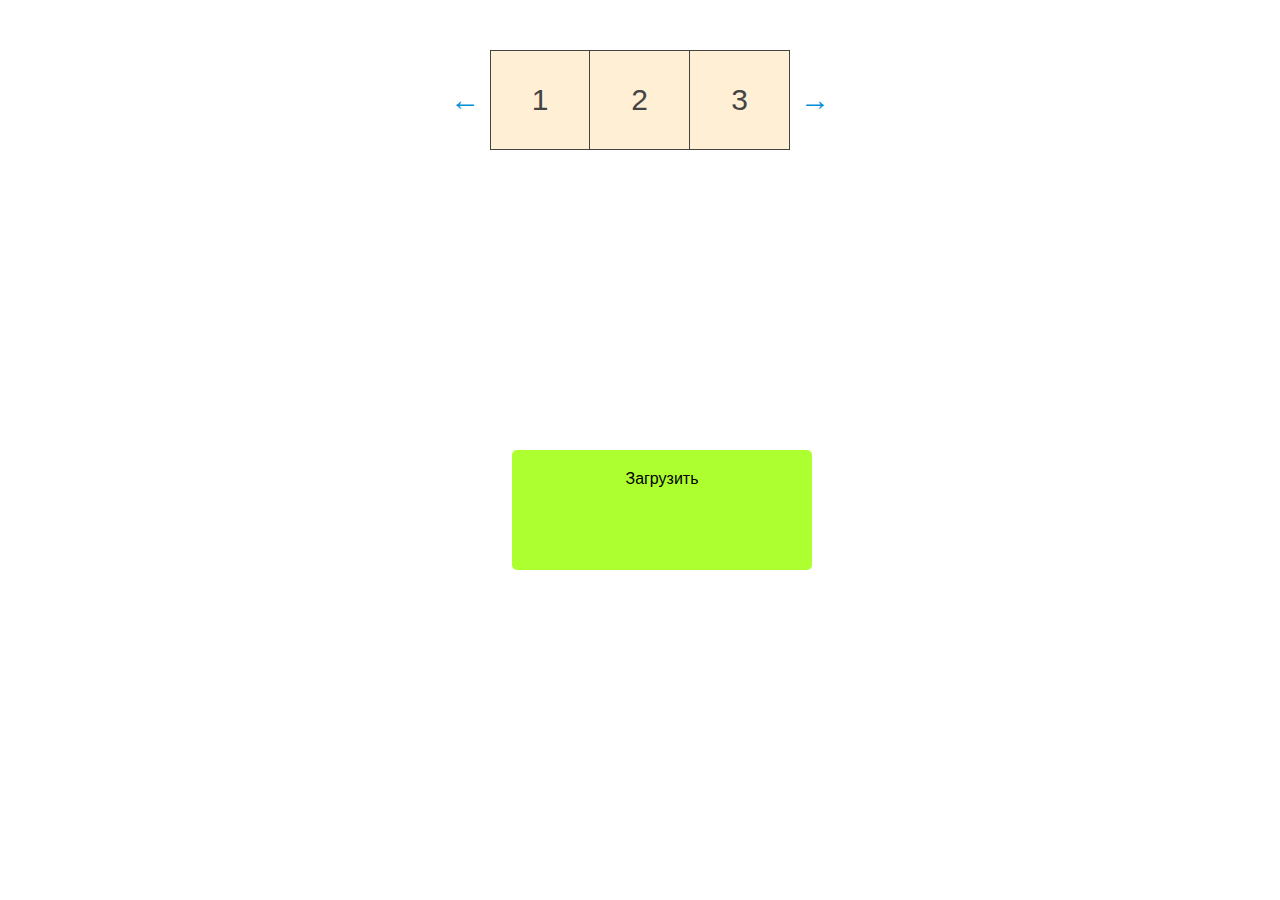
<file: js/js_homework/js.html>
<!DOCTYPE html>
<html lang="en">
<head>
    <meta charset="UTF-8">
    <meta name="viewport" content="width=device-width, initial-scale=1.0">
    <meta http-equiv="X-UA-Compatible" content="ie=edge">
    <title>Document</title>
    <style>
        body {
            font: 16px Helvetica, sans-serif;
            margin: 0;
            padding: 0;
        }

        a, a:visited, a:active, a:focus {
            color: #0091d9;
            text-decoration: none;
        }

        a:hover, a:active, a:focus {
            color: #ff6163;
        }

        .slider-container {
            display: flex;
            justify-content: center;
            align-items: center;
            margin-top: 50px;
        }

        .arrow {
            font-size: 30px;
        }

        .slider {
            display: flex;
            width: 300px;
            overflow: hidden;
            margin: 0 10px;
        }

        .items {
            display: flex;
            position: relative;
            color: #444;
            font-size: 30px;
        }

        .item {
            display: flex;
            align-items: center;
            justify-content: center;
            background-color: papayawhip;
            box-sizing: border-box;
            width: 100px;
            height: 100px;
            border: 1px solid #444;
        }

        .item ~ .item {
            border-left: none;
        }

        .button {
            width: 300px;
            height: 100px;
            border-radius: 5px;
            background: greenyellow;
            margin-top: 300px;
            margin-left: 40%;
            text-align: center;
            padding-top: 20px;
            cursor: pointer;
        }
    </style>
</head>
<body>
    <div class="slider-container">
        <a class="arrow" id="left" href="#">←</a>
        <div class="slider">
            <div class="items" id="items">
                <div class="item">1</div>
                <div class="item">2</div>
                <div class="item">3</div>
                <div class="item">4</div>
                <div class="item">5</div>
                <div class="item">6</div>
                <div class="item">7</div>
                <div class="item">8</div>
            </div>
        </div>
        <a class="arrow" id="right" href="#">→</a>
    </div>

    <div class="button">Загрузить</div>

    <div class="cities"></div>
    

    <script src="homework_dom-js2.js"></script>
    <script src="homework_debug-js.js"></script>
    <script src="homework_promise-js.js"></script>
</body>
</html>
</file>
<file: css/index.css>
@charset "UTF-8";.reviews__list-item-wrap-pic img,.team__img{visibility:hidden;width:0;height:0}.burgers,.burgers__kcal,.delivery,.first-screen,.order__btn,.we{display:-webkit-box;display:-ms-flexbox;display:flex;-webkit-box-pack:center;-ms-flex-pack:center;justify-content:center;-webkit-box-align:center;-ms-flex-align:center;align-items:center}@font-face{font-family:'Lifehack';src:url("../fonts/lifehack_medium-webfont.woff2") format("woff2"), url("../fonts/lifehack_medium-webfont.woff") format("woff"), url("../fonts/lifehack_medium-webfont.svg#lifehackmedium") format("svg");font-weight:500;font-style:normal}@font-face{font-family:'Gagalin';src:url("../fonts/gagalin-regular-webfont.woff2") format("woff2"), url("../fonts/gagalin-regular-webfont.woff") format("woff"), url("../fonts/gagalin-regular-webfont.svg#gagalinregular") format("svg");font-weight:400;font-style:normal}*{-webkit-box-sizing:border-box;box-sizing:border-box}body,html{width:100%;height:100%;padding:0px;margin:0px}@media screen and (max-width:430px){html{font-size:14px}}body{font-family:'Ubuntu';-webkit-font-smoothing:antialiased;-moz-osx-font-smoothing:grayscale;line-height:1.42;overflow-y:hidden}ul{padding:0;margin:0}ul li{list-style:none}.wrapper{width:100%;height:100%;position:relative;top:0;-webkit-transition:top .8s;-o-transition:top .8s;transition:top .8s}.container{max-width:58.75rem;min-width:18.75rem;display:-webkit-box;display:-ms-flexbox;display:flex;width:95%;margin:0 auto;-webkit-box-pack:center;-ms-flex-pack:center;justify-content:center;-webkit-box-align:center;-ms-flex-align:center;align-items:center}.sections{min-height:40.625rem;height:100vh;position:relative;overflow:hidden}.title{font-size:4.5rem;font-family:"Gagalin";line-height:0.889;display:-webkit-box;display:-ms-flexbox;display:flex;-webkit-box-pack:center;-ms-flex-pack:center;justify-content:center}.first-screen{background:url(../img/background/Cover.png) no-repeat;background-size:cover;-webkit-box-orient:vertical;-webkit-box-direction:normal;-ms-flex-direction:column;flex-direction:column}.container--header{-webkit-box-orient:horizontal;-webkit-box-direction:normal;-ms-flex-flow:row nowrap;flex-flow:row nowrap;width:100%}header{position:absolute;top:0;width:100%;max-height:5.125rem;padding:1.0625rem 0}.logo{display:-webkit-box;display:-ms-flexbox;display:flex;height:5rem;width:5.9375rem;z-index:500}@media screen and (max-width:768px){.logo{margin-right:auto}}.compact-menu{margin-left:1.5625rem;margin-right:1.5625rem;width:1.5rem;height:2.1875rem;z-index:600;display:none;background:url("../img/compact-menu.svg") 50% 50% no-repeat;opacity:1;cursor:pointer}@media screen and (max-width:768px){.compact-menu{display:-webkit-box;display:-ms-flexbox;display:flex}}.about.open{position:relative}@media screen and (max-width:768px){.about.open{-webkit-box-pack:center;-ms-flex-pack:center;justify-content:center;-webkit-box-align:center;-ms-flex-align:center;align-items:center;display:-webkit-box;display:-ms-flexbox;display:flex;background-color:#2f3234;position:absolute;width:100vw;height:100vh;top:0;left:0;right:0;bottom:0;z-index:300}}@media screen and (max-width:768px){.about.open .about__list{-webkit-box-orient:vertical;-webkit-box-direction:normal;-ms-flex-direction:column;flex-direction:column;position:absolute;height:30rem;display:-webkit-box;display:-ms-flexbox;display:flex}}@media screen and (max-width:768px){.about.open .about__item{display:-webkit-box;display:-ms-flexbox;display:flex;-webkit-box-orient:vertical;-webkit-box-direction:normal;-ms-flex-flow:column nowrap;flex-flow:column nowrap}}@media screen and (max-width:768px){.about.open .about__sell{display:none}}@media screen and (max-width:768px){.about.open .compact-menu{width:1rem;height:1rem;background:url("../img/close.svg") 50% 50% no-repeat;opacity:0.7;position:absolute;top:2.5rem;right:0.3125rem}}.about{display:-webkit-box;display:-ms-flexbox;display:flex;margin-left:auto;-webkit-box-orient:horizontal;-webkit-box-direction:normal;-ms-flex-flow:row nowrap;flex-flow:row nowrap}.about__list{display:-webkit-box;display:-ms-flexbox;display:flex;-webkit-box-orient:horizontal;-webkit-box-direction:normal;-ms-flex-flow:row nowrap;flex-flow:row nowrap;-ms-flex-line-pack:justify;align-content:space-between;-webkit-box-align:center;-ms-flex-align:center;align-items:center}@media screen and (max-width:768px){.about__list{display:none}}.about__item a{margin:0 0.9375rem;text-decoration:none;font-size:0.8125rem;font-family:"Ubuntu";color:#fff;text-transform:uppercase;-webkit-transition:color .3s;-o-transition:color .3s;transition:color .3s;line-height:2.308;text-align:right}.about__item a:hover{color:#f9b43b}@media screen and (max-width:768px){.about__item a{font-size:1.5rem}}.about__item:before{color:#fff;content:"•"}@media screen and (max-width:768px){.about__item:before{text-align:center}}.about__item:first-child:before{margin:0;content:""}.about__sell{-webkit-transition:background-color .5s linear;-o-transition:background-color .5s linear;transition:background-color .5s linear;border-radius:0.3125rem;background-color:#e45028;width:6.0625rem;height:2.1875rem;display:-webkit-box;display:-ms-flexbox;display:flex;-webkit-box-align:center;-ms-flex-align:center;align-items:center;-webkit-box-pack:center;-ms-flex-pack:center;justify-content:center;cursor:pointer}.about__sell:hover{background-color:#aa3515}.about__sell-button{font-size:0.8125rem;font-family:"Ubuntu";color:#fff;text-transform:uppercase;font-weight:500}.container--first-screen{display:-webkit-box;display:-ms-flexbox;display:flex;-webkit-box-flex:1;-ms-flex:1;flex:1}.content{display:-webkit-box;display:-ms-flexbox;display:flex;-webkit-box-orient:horizontal;-webkit-box-direction:normal;-ms-flex-flow:row nowrap;flex-flow:row nowrap;-webkit-box-pack:center;-ms-flex-pack:center;justify-content:center;-webkit-box-align:center;-ms-flex-align:center;align-items:center;position:relative;min-width:58.75rem;min-height:26.25rem}@media screen and (max-width:768px){.content{-webkit-box-orient:vertical;-webkit-box-direction:normal;-ms-flex-flow:column nowrap;flex-flow:column nowrap;line-height:1;text-align:center}}.content__desc{font-size:4.5rem;width:50%;display:-webkit-box;display:-ms-flexbox;display:flex;margin-top:4.375rem;margin-left:0.4375rem;-webkit-box-orient:vertical;-webkit-box-direction:normal;-ms-flex-direction:column;flex-direction:column;-webkit-box-pack:start;-ms-flex-pack:start;justify-content:flex-start}@media screen and (max-width:480px){.content__desc{font-size:3.375rem}}.content__desc--title1{-ms-flex-item-align:start;align-self:flex-start;color:#f9b43b}@media screen and (max-width:768px){.content__desc--title1{-ms-flex-item-align:center;align-self:center}}@media screen and (max-width:320px){.content__desc--title1{font-size:3.375rem}}.content__desc--title2{font-family:"Lifehack";color:#fff}.content__photo{width:50%;margin-right:0.4375rem;height:26.25rem}@media screen and (max-width:768px){.content__photo{width:100%;height:23.75rem}}@media screen and (max-width:480px){.content__photo{height:21.4375rem}}.content__photo-img{max-height:100%;max-width:100%}@media screen and (max-width:320px){.content__photo-img{max-height:90%}}.container-wrap{position:absolute;width:100%;bottom:2.5rem;display:-webkit-box;display:-ms-flexbox;display:flex;-webkit-box-pack:center;-ms-flex-pack:center;justify-content:center}.arrow__scroll{width:1.8125rem;height:0.875rem}.arrow__scroll-svg{fill:#fff;width:100%;height:100%;-webkit-transition:fill 0.5s;-o-transition:fill 0.5s;transition:fill 0.5s}.arrow__scroll-svg:hover{fill:#f9b43b}.we{background:url(../img/background/We.png) no-repeat;background-size:cover}.container--we{-webkit-box-orient:vertical;-webkit-box-direction:normal;-ms-flex-flow:column nowrap;flex-flow:column nowrap}@media screen and (max-width:480px){.container--we{-webkit-box-align:start;-ms-flex-align:start;align-items:flex-start}}.title--black{color:#2f3234}@media screen and (max-width:768px){.title--black{text-align:center;line-height:1.2}}@media screen and (max-width:480px){.title--black{margin-left:3.125rem}}.best{display:-webkit-box;display:-ms-flexbox;display:flex;-webkit-box-orient:horizontal;-webkit-box-direction:normal;-ms-flex-flow:row nowrap;flex-flow:row nowrap;-webkit-box-pack:center;-ms-flex-pack:center;justify-content:center;margin-top:3.125rem}@media screen and (max-width:480px){.best{-webkit-box-pack:start;-ms-flex-pack:start;justify-content:flex-start;margin-top:1.5625rem}}.best__list{display:-webkit-box;display:-ms-flexbox;display:flex;-webkit-box-orient:horizontal;-webkit-box-direction:normal;-ms-flex-flow:row nowrap;flex-flow:row nowrap;width:100%;-webkit-box-pack:justify;-ms-flex-pack:justify;justify-content:space-between}@media screen and (max-width:480px){.best__list{-webkit-box-orient:vertical;-webkit-box-direction:normal;-ms-flex-direction:column;flex-direction:column;-webkit-box-align:center;-ms-flex-align:center;align-items:center}}.best__item{display:-webkit-box;display:-ms-flexbox;display:flex;-webkit-box-orient:vertical;-webkit-box-direction:normal;-ms-flex-flow:column nowrap;flex-flow:column nowrap;-webkit-box-pack:justify;-ms-flex-pack:justify;justify-content:space-between;width:18.75rem;height:15.625rem;margin-left:1.875rem}@media screen and (max-width:768px){.best__item{width:13.25rem;line-height:1.2}}@media screen and (max-width:480px){.best__item{-webkit-box-orient:horizontal;-webkit-box-direction:normal;-ms-flex-direction:row;flex-direction:row;margin-bottom:0.625rem;width:21.875rem;height:9.375rem}}.best__item-pic{display:-webkit-box;display:-ms-flexbox;display:flex;width:6.25rem;height:5.625rem;background-repeat:no-repeat;-ms-flex-item-align:center;align-self:center}.best__item-wrap{display:-webkit-box;display:-ms-flexbox;display:flex;-webkit-box-orient:vertical;-webkit-box-direction:normal;-ms-flex-flow:column nowrap;flex-flow:column nowrap;-webkit-box-align:center;-ms-flex-align:center;align-items:center}@media screen and (max-width:480px){.best__item-wrap{width:15.625rem;padding-left:20px}}.best__item-title{display:-webkit-box;display:-ms-flexbox;display:flex;-ms-flex-item-align:center;align-self:center;font-size:1.5rem;font-family:"Lifehack";color:#2f3234;line-height:1.167;width:13.25rem;min-height:3.125rem}.best__item-title--nat{padding-left:1.5625rem}@media screen and (max-width:480px){.best__item-title--nat{padding-left:0;margin-bottom:1.25rem;margin-top:1.25rem}}.best__item-desc{display:-webkit-box;display:-ms-flexbox;display:flex;-webkit-box-pack:center;-ms-flex-pack:center;justify-content:center;font-size:0.875rem;min-height:6.25rem;font-family:"Ubuntu";color:rgba(47, 50, 52, 0.8);line-height:1.714}@media screen and (max-width:480px){.best__item-desc{font-size:0.8125rem;line-height:1.42}}.reviews{background-size:cover;width:100%}.reviews__list{display:-webkit-box;display:-ms-flexbox;display:flex;-webkit-box-orient:horizontal;-webkit-box-direction:normal;-ms-flex-flow:row wrap;flex-flow:row wrap;width:100%;height:100%}.reviews__list-item{width:25%;height:50%}@media screen and (max-width:768px){.reviews__list-item{width:50%;height:25%}}.reviews__list-item-wrap-pic{width:100%;height:100%;display:-webkit-box;display:-ms-flexbox;display:flex;-webkit-box-pack:center;-ms-flex-pack:center;justify-content:center;-ms-flex-line-pack:center;align-content:center;position:relative;background-repeat:no-repeat;background-size:cover;-webkit-filter:grayscale(1);filter:grayscale(1)}.reviews__list-item-wrap-pic:hover .reviews__review{left:50%;opacity:1}.reviews__review{display:-webkit-box;display:-ms-flexbox;display:flex;-webkit-box-orient:vertical;-webkit-box-direction:normal;-ms-flex-flow:column nowrap;flex-flow:column nowrap;-webkit-box-pack:center;-ms-flex-pack:center;justify-content:center;-ms-flex-line-pack:center;align-content:center;top:50%;-webkit-transform:translate(-50%, -50%);-ms-transform:translate(-50%, -50%);transform:translate(-50%, -50%);position:absolute;left:-9999px;opacity:0;-webkit-transition:opacity 0.7s;-o-transition:opacity 0.7s;transition:opacity 0.7s}.reviews__review-title{font-size:0.875rem;font-family:"Gagalin";color:#fff;line-height:2.008;text-align:left;margin-bottom:2rem}@media screen and (max-width:768px){.reviews__review-title{margin-bottom:0;text-align:center}}.reviews__review-text{font-size:0.875rem;font-family:"Ubuntu";color:#fff;line-height:1.714;width:13.875rem;height:8.3125rem;margin-bottom:1.25rem}@media screen and (max-width:768px){.reviews__review-text{line-height:1.15;width:15.625rem;height:5rem;text-align:center}}@media screen and (max-width:480px){.reviews__review-text{display:none}}.reviews__review-more{display:-webkit-box;display:-ms-flexbox;display:flex;-webkit-box-pack:center;-ms-flex-pack:center;justify-content:center;border-radius:0.3125rem;background-color:#2f3234;-webkit-transition:background-color .7s linear;-o-transition:background-color .7s linear;transition:background-color .7s linear;width:6.875rem;height:2.1875rem}@media screen and (max-width:768px){.reviews__review-more{-ms-flex-item-align:center;align-self:center}}.reviews__review-more a{display:-webkit-box;display:-ms-flexbox;display:flex;-ms-flex-item-align:center;align-self:center;font-size:0.8125rem;font-family:"Ubuntu";color:#fff;text-transform:uppercase;line-height:2.308;text-decoration:none}.reviews__review-more:hover{background-color:#1f2122}.reviews__popup-wrap{width:100%;height:100%;position:absolute;top:0;left:0;opacity:0;-webkit-transition:opacity 0.7s;-o-transition:opacity 0.7s;transition:opacity 0.7s;background-color:#2f3234;display:none}.reviews__popup-wrap.active{z-index:600;display:block;opacity:.8}.reviews__popup{width:28.75rem;max-width:98%;height:15.875rem;border-radius:5px;background-color:#fff;position:absolute;left:-9999px;top:50%;opacity:0;-webkit-transition:opacity 0.7s;-o-transition:opacity 0.7s;transition:opacity 0.7s;-webkit-transform:translate(-50%, -50%);-ms-transform:translate(-50%, -50%);transform:translate(-50%, -50%);display:-webkit-box;display:-ms-flexbox;display:flex;-webkit-box-orient:vertical;-webkit-box-direction:normal;-ms-flex-direction:column;flex-direction:column;-webkit-box-pack:center;-ms-flex-pack:center;justify-content:center}.reviews__popup-btn{position:absolute;top:1.25rem;right:1.25rem;width:1.25rem;height:1.25rem;cursor:pointer}@media screen and (max-width:320px){.reviews__popup-btn{top:0.9375rem}}.reviews__popup-name{margin-left:1.25rem;margin-bottom:1.875rem;font-size:14px;font-family:"Gagalin";color:#2f3234;line-height:2.008}@media screen and (max-width:320px){.reviews__popup-name{margin-top:0.625rem;margin-bottom:0.3125rem}}.reviews__popup-text{margin-left:1.25rem;font-size:0.875rem;width:26.25rem;color:#2f3234;line-height:1.714}@media screen and (max-width:430px){.reviews__popup-text{width:25rem}}@media screen and (max-width:320px){.reviews__popup-text{width:19.375rem}}.reviews__popup.active{z-index:700;left:50%;opacity:1}.sidebar{position:fixed;right:3.125rem;top:5.625rem;z-index:600}@media screen and (max-width:768px){.sidebar{display:none}}.nav__list{display:-webkit-box;display:-ms-flexbox;display:flex;-webkit-box-orient:vertical;-webkit-box-direction:normal;-ms-flex-flow:column nowrap;flex-flow:column nowrap;-ms-flex-line-pack:start;align-content:flex-start}.nav__item:hover .nav__item-link{background:#f9b43b}.nav__item-border{width:0.9375rem;height:0.9375rem;border-radius:50%;border:0.0625rem transparent solid;margin-bottom:0.4375rem;display:-webkit-box;display:-ms-flexbox;display:flex;-webkit-box-align:center;-ms-flex-align:center;align-items:center;-webkit-box-pack:center;-ms-flex-pack:center;justify-content:center}.nav__item-border.active{border-color:#fff}.nav__item-link{width:0.3125rem;height:0.3125rem;border-radius:50%;background:#fff}.team{background:url(../img/background/Team.png) no-repeat;background-size:cover}.team__wrapper{position:absolute;top:0;right:0;bottom:0;width:50%;height:100%;background-color:rgba(47, 50, 52, 0.93);background-size:cover;display:-webkit-box;display:-ms-flexbox;display:flex;-webkit-box-align:center;-ms-flex-align:center;align-items:center;-webkit-box-pack:center;-ms-flex-pack:center;justify-content:center}@media screen and (max-width:768px){.team__wrapper{width:100%;position:relative}}.team__content{display:-webkit-box;display:-ms-flexbox;display:flex;-webkit-box-orient:vertical;-webkit-box-direction:normal;-ms-flex-flow:column nowrap;flex-flow:column nowrap;margin-right:3.125rem}.team__list{padding-top:3.75rem;margin-left:1.25rem}@media screen and (max-width:768px){.team__list{display:-webkit-box;display:-ms-flexbox;display:flex;-webkit-box-orient:vertical;-webkit-box-direction:normal;-ms-flex-flow:column nowrap;flex-flow:column nowrap;-webkit-box-pack:center;-ms-flex-pack:center;justify-content:center;-webkit-box-align:center;-ms-flex-align:center;align-items:center}}.team__item{display:-webkit-box;display:-ms-flexbox;display:flex;-webkit-box-orient:vertical;-webkit-box-direction:normal;-ms-flex-flow:column nowrap;flex-flow:column nowrap}.team__item-name{font-size:1.125rem;font-family:"Gagalin";color:#fff;margin:0.9375rem 0;display:-webkit-box;display:-ms-flexbox;display:flex;-webkit-box-align:center;-ms-flex-align:center;align-items:center;-webkit-transition:color 0.5s;-o-transition:color 0.5s;transition:color 0.5s;cursor:pointer}@media screen and (max-width:768px){.team__item-name{-webkit-box-pack:center;-ms-flex-pack:center;justify-content:center}}@media screen and (max-width:480px){.team__item-name{font-size:0.875rem}}.team__item-name:before{content:"";display:-webkit-box;display:-ms-flexbox;display:flex;-ms-flex-item-align:end;align-self:flex-end;height:0;width:0;border-bottom:0.4375rem solid transparent;border-top:0.4375rem solid #f9b43b;border-right:0.375rem solid transparent;border-left:0.375rem solid transparent;margin-right:0.75rem}@media screen and (max-width:480px){.team__item-name:before{border-bottom-width:0.375rem;border-top-width:0.375rem;border-right-width:0.3125rem;border-left-width:0.3125rem;margin-right:0.625rem}}.team__item-name:hover{color:#f9b43b}.team__info{display:-webkit-box;display:-ms-flexbox;display:flex;-webkit-box-orient:horizontal;-webkit-box-direction:normal;-ms-flex-flow:row nowrap;flex-flow:row nowrap;height:0;overflow:hidden;-webkit-transition:all .5s;-o-transition:all .5s;transition:all .5s}@media screen and (max-width:768px){.team__info{-webkit-box-orient:vertical;-webkit-box-direction:normal;-ms-flex-direction:column;flex-direction:column;-webkit-box-align:center;-ms-flex-align:center;align-items:center}}.team__item-name.active{color:#f9b43b}.team__item-name.active:before{-webkit-transform:rotate(180deg);-ms-transform:rotate(180deg);transform:rotate(180deg);-ms-flex-item-align:start;align-self:flex-start}.team__item-name.active+.team__info-wrapper .team__info{height:6.5625rem}@media screen and (max-width:768px){.team__item-name.active+.team__info-wrapper .team__info{height:12.8125rem}}.team__photo{width:6.25rem;height:6.25rem;border-radius:3.125rem;background-color:transparant;overflow:hidden;position:relative;margin:0 1.25rem;background-repeat:no-repeat}.team__desc{max-width:15rem;color:#fff}@media screen and (max-width:768px){.team__desc{text-align:center;max-width:21.25rem}}.team__position{font-weight:bold;margin-bottom:0.9375rem}@media screen and (max-width:768px){.team__position{margin-top:0.9375rem;text-align:center}}.team__about{line-height:1.5rem}.title--team{color:#f9b43b;-webkit-box-pack:start;-ms-flex-pack:start;justify-content:flex-start;margin-left:1.25rem}@media screen and (max-width:768px){.title--team{-webkit-box-pack:center;-ms-flex-pack:center;justify-content:center}}.menu{background:url(../img/background/Menu.png) no-repeat;background-size:cover;display:-webkit-box;display:-ms-flexbox;display:flex;position:relative}.title--menu{color:white;margin-top:9.375rem;margin-left:12.5rem}.menu__list{position:absolute;max-width:65%;height:100%;top:0;right:0;bottom:0;background-color:rgba(20, 20, 20, 0.7);display:-webkit-box;display:-ms-flexbox;display:flex}@media screen and (max-width:768px){.menu__list{max-width:100%}}.menu__item{display:-webkit-box;display:-ms-flexbox;display:flex;-webkit-box-orient:horizontal;-webkit-box-direction:normal;-ms-flex-direction:row;flex-direction:row}.menu__type-cover.active .menu__type-title{color:#f9b43b}.menu__type-cover{font-size:2.5rem;font-family:"Gagalin";color:#fff;width:5rem;display:-webkit-box;display:-ms-flexbox;display:flex;-webkit-box-pack:center;-ms-flex-pack:center;justify-content:center;-webkit-box-align:center;-ms-flex-align:center;align-items:center}@media screen and (max-width:480px){.menu__type-cover{width:3.75rem}}.menu__type-cover--meat{background:url("../img/background/menu_meat.png") no-repeat;background-size:cover}.menu__type-cover--veg{background:url("../img/background/menu_veg.png") no-repeat;background-size:cover}.menu__type-cover--diet{background:url("../img/background/menu_diet.png") no-repeat;background-size:cover}.menu__type-title{-webkit-transform:rotate(-90deg);-ms-transform:rotate(-90deg);transform:rotate(-90deg);width:100vh;position:absolute;display:inline-block;text-align:center;cursor:pointer}@media screen and (max-width:768px){.menu__type-title{width:90vh;text-align:left}}.menu__desc-wrapper{background:rgba(47, 50, 52, 0.93);width:0;overflow:hidden;-webkit-transition:width 0.5s;-o-transition:width 0.5s;transition:width 0.5s}.menu__desc{padding:3.75rem 2.1875rem;color:#fff;font-size:0.875rem;font-family:"Ubuntu";line-height:1.714;padding-left:2.8125rem;padding-top:3.75rem}@media screen and (max-width:480px){.menu__desc{padding-top:1.25rem}}.delivery{background:url("../img/background/delivery.png") no-repeat;background-size:cover}.container--delivery{-webkit-box-orient:vertical;-webkit-box-direction:normal;-ms-flex-flow:column nowrap;flex-flow:column nowrap}.title--delivery{color:#f9b43b;text-align:center;width:100%}@media screen and (max-width:480px){.title--delivery{font-size:3.125rem;line-height:1.2}}.form{margin-top:3.4375rem;width:100%;display:-webkit-box;display:-ms-flexbox;display:flex;-webkit-box-orient:horizontal;-webkit-box-direction:normal;-ms-flex-flow:row nowrap;flex-flow:row nowrap;-webkit-box-align:center;-ms-flex-align:center;align-items:center;-webkit-box-pack:center;-ms-flex-pack:center;justify-content:center}@media screen and (max-width:768px){.form{-webkit-box-orient:vertical;-webkit-box-direction:normal;-ms-flex-flow:column nowrap;flex-flow:column nowrap;margin-top:1.25rem;line-height:1.2}}@media screen and (max-width:480px){.form{line-height:1.2;margin-top:0}}.form__item{display:-webkit-box;display:-ms-flexbox;display:flex;-webkit-box-orient:vertical;-webkit-box-direction:normal;-ms-flex-direction:column;flex-direction:column;-webkit-box-pack:start;-ms-flex-pack:start;justify-content:flex-start}.form__caption{font-size:0.875rem;font-family:"Ubuntu";margin-bottom:0.3125rem;color:#fff}.form__input{border-radius:0.3125rem;border:0.0625rem solid transparent;outline:none;cursor:pointer;padding:0.625rem;max-width:100%}.form__input--textarea{resize:none;height:7rem;margin-bottom:1.25rem}.form__input :focus,.form__input:hover{border-color:#f9b43b}.form__options{display:-webkit-box;display:-ms-flexbox;display:flex;-webkit-box-orient:horizontal;-webkit-box-direction:normal;-ms-flex-flow:row nowrap;flex-flow:row nowrap;color:#fff}@media screen and (max-width:768px){.form__options{-webkit-box-pack:center;-ms-flex-pack:center;justify-content:center}}.form__options-type{display:-webkit-box;display:-ms-flexbox;display:flex;-webkit-box-pack:start;-ms-flex-pack:start;justify-content:flex-start;-webkit-box-orient:horizontal;-webkit-box-direction:normal;-ms-flex-direction:row;flex-direction:row;-webkit-box-align:center;-ms-flex-align:center;align-items:center;margin-right:1.25rem}.form__options-radio{position:absolute;left:-9999px}.form__options-fake{width:0.9375rem;height:0.9375rem;border-radius:0.46875rem;background-color:#fff;position:relative;cursor:pointer;margin-right:0.625rem}.form__options-radio:checked+.form__options-fake:after{content:"";width:0.46875rem;height:0.46875rem;border-radius:0.23438rem;background-color:#e45028;position:absolute;top:50%;left:50%;-webkit-transform:translate(-50%, -50%);-ms-transform:translate(-50%, -50%);transform:translate(-50%, -50%)}.form__checkbox{display:-webkit-box;display:-ms-flexbox;display:flex;-webkit-box-align:center;-ms-flex-align:center;align-items:center;margin-top:1.875rem;color:#fff}@media screen and (max-width:768px){.form__checkbox{-webkit-box-pack:center;-ms-flex-pack:center;justify-content:center}}.form__checkbox-visual{position:absolute;left:-9999px}.form__checkbox-fake{background-color:#fff;height:0.9375rem;width:0.9375rem;margin-right:0.625rem;position:relative}.form__checkbox-visual:checked+.form__checkbox-fake:after{content:"";height:0.5625rem;width:0.6875rem;position:absolute;background:url("../img/checkmark.png") no-repeat;top:50%;left:50%;-webkit-transform:translate(-50%, -50%);-ms-transform:translate(-50%, -50%);transform:translate(-50%, -50%)}.form__submit{color:#fff;padding:0.1875rem 1rem;line-height:1.875rem;border-radius:0.3125rem;font-weight:500;cursor:pointer;border:1px solid transparent;-webkit-transition:background-color 0.5s;-o-transition:background-color 0.5s;transition:background-color 0.5s}.form__submit--order{background-color:#e45028;font-size:0.8125rem;font-family:"Ubuntu";text-transform:uppercase}.form__submit--order:hover{background-color:#aa3515}.form__submit--clear{background-color:transparent;margin-left:0.3125rem}.form__submit--clear:hover{background-color:#171819}.form__btns{position:absolute;bottom:-3.125rem;color:#fff;display:-webkit-box;display:-ms-flexbox;display:flex}@media screen and (max-width:768px){.form__btns{-ms-flex-item-align:center;align-self:center}}@media screen and (max-width:480px){.form__btns{bottom:-3.75rem}}.form__left{display:-webkit-box;display:-ms-flexbox;display:flex;-webkit-box-orient:horizontal;-webkit-box-direction:normal;-ms-flex-flow:row wrap;flex-flow:row wrap;width:49%;margin-right:2%}@media screen and (max-width:768px){.form__left{width:95%;margin-right:0}}.form__left--longline{width:100%;margin-bottom:4%}.form__left--shortline{width:47.5%;margin-bottom:4%}.form__left--name{margin-right:5%}.form__left--adress{width:100%}.form__left--adress-list{display:-webkit-box;display:-ms-flexbox;display:flex;-webkit-box-orient:horizontal;-webkit-box-direction:normal;-ms-flex-flow:row nowrap;flex-flow:row nowrap}.form__left--adress-item{width:21%;margin-right:5.333%}.form__left--adress-item:last-child{margin-right:0}.form__right{display:-webkit-box;display:-ms-flexbox;display:flex;position:relative;-webkit-box-orient:vertical;-webkit-box-direction:normal;-ms-flex-flow:column nowrap;flex-flow:column nowrap;width:49%;height:100%}@media screen and (max-width:768px){.form__right{margin-top:0.9375rem;width:95%}}.form__right-main{height:100%}.modal{position:absolute;top:50%;left:50%;-webkit-transform:translate(-50%, -50%);-ms-transform:translate(-50%, -50%);transform:translate(-50%, -50%);border-radius:5px;background-color:#fff;-webkit-box-shadow:0px 0px 40px 0px rgba(0, 0, 1, 0.5);box-shadow:0px 0px 40px 0px rgba(0, 0, 1, 0.5);min-width:9.375rem;padding:1.25rem;z-index:300;display:none;text-align:center;max-width:200px}.modal__text{display:inline-block;color:#2f3234;margin-bottom:0.9375rem}.modal__btn{display:inline-block;font-size:0.8125rem;font-weight:500;font-style:normal;text-decoration:none;text-transform:uppercase;color:#fff;padding:0.1875rem 1rem;line-height:1.875rem;border-radius:0.3125rem;cursor:pointer;border:1px solid transparent;-webkit-transition:background-color 0.5s;-o-transition:background-color 0.5s;transition:background-color 0.5s;background-color:#e45028}.modal.active{position:absolute;display:block}.map{position:relative}.map__interactive{width:100%;height:100%}.container--map{display:-webkit-box;display:-ms-flexbox;display:flex;-webkit-box-pack:justify;-ms-flex-pack:justify;justify-content:space-between}@media screen and (max-width:480px){.container--map{-webkit-box-orient:vertical;-webkit-box-direction:normal;-ms-flex-direction:column;flex-direction:column;-webkit-box-align:center;-ms-flex-align:center;align-items:center}}.footer{background-color:#0f0f0f;position:absolute;bottom:0;width:100%;color:#fff}.footer__contacts{display:-webkit-box;display:-ms-flexbox;display:flex;-webkit-box-orient:vertical;-webkit-box-direction:normal;-ms-flex-direction:column;flex-direction:column;padding-top:0.15625rem;padding-bottom:0.15625rem;padding-left:5rem}@media screen and (max-width:768px){.footer__contacts{padding-left:1px}}@media screen and (max-width:480px){.footer__contacts{-webkit-box-align:center;-ms-flex-align:center;align-items:center;padding-top:1.25rem;padding-bottom:0}}.footer__phone{display:-webkit-box;display:-ms-flexbox;display:flex;-webkit-box-align:center;-ms-flex-align:center;align-items:center;text-decoration:none;color:#e45028;font-family:'Ubuntu';-webkit-transition:all 0.5s;-o-transition:all 0.5s;transition:all 0.5s}.footer__phone-icon{width:0.8125rem;height:0.75rem;fill:#e45028;margin-right:0.5rem;-webkit-transition:all 0.5s;-o-transition:all 0.5s;transition:all 0.5s}.footer__phone:hover{color:#f9b43b}.footer__phone:hover .footer__phone-icon{fill:#f9b43b}.socials__list{display:-webkit-box;display:-ms-flexbox;display:flex;-webkit-box-orient:horizontal;-webkit-box-direction:normal;-ms-flex-direction:row;flex-direction:row;-webkit-box-align:center;-ms-flex-align:center;align-items:center;padding-top:0.9375rem;padding-right:5rem}@media screen and (max-width:768px){.socials__list{padding-right:1px}}@media screen and (max-width:480px){.socials__list{padding-right:0}}.socials__item{margin-left:1.25rem}.socials__item:first-child{margin-left:0rem}.socials__icon{width:1.25rem;height:1.25rem;fill:#fff;opacity:0.3;-webkit-transition:opacity 0.5s;-o-transition:opacity 0.5s;transition:opacity 0.5s}.socials__icon:hover{opacity:1}.burgers{background-image:-webkit-gradient(linear, left top, left bottom, from(#f9b43b), color-stop(48%, #ec9039), color-stop(74%, #f9b43b));background-image:-webkit-linear-gradient(#f9b43b 0%, #ec9039 48%, #f9b43b 74%);background-image:-o-linear-gradient(#f9b43b 0%, #ec9039 48%, #f9b43b 74%);background-image:linear-gradient(#f9b43b 0%, #ec9039 48%, #f9b43b 74%);background-size:cover}.burgers__left,.burgers__right{position:relative;height:100%;width:4.375rem}.burgers__left-scroll,.burgers__right-scroll{position:absolute;top:50%;height:1.875rem;width:1.5rem}.burgers__left{display:-webkit-box;display:-ms-flexbox;display:flex;-webkit-box-pack:end;-ms-flex-pack:end;justify-content:flex-end}.burgers__left-scroll{-webkit-transform:rotate(90deg);-ms-transform:rotate(90deg);transform:rotate(90deg)}.burgers__right-scroll{-webkit-transform:rotate(-90deg);-ms-transform:rotate(-90deg);transform:rotate(-90deg)}.burgers__scroll-svg{width:100%;height:100%;fill:#fff}.burgers__slider{display:-webkit-box;display:-ms-flexbox;display:flex;position:relative;left:202%}@media screen and (max-width:768px){.burgers__slider{left:208%}}@media screen and (max-width:480px){.burgers__slider{left:218%}}@media screen and (max-width:320px){.burgers__slider{left:307%}}.burgers__content{overflow:hidden}@media screen and (max-width:768px){.burgers__content{width:62%}}@media screen and (max-width:480px){.burgers__content{width:360%}}.burgers__content-wrap{width:100%;display:-webkit-box;display:-ms-flexbox;display:flex}@media screen and (max-width:768px){.burgers__content-wrap{-webkit-box-orient:vertical;-webkit-box-direction:normal;-ms-flex-direction:column;flex-direction:column;margin-right:1.25rem}}@media screen and (max-width:480px){.burgers__content-wrap{width:28.125rem}}.burgers__picture{width:29.375rem;height:29.375rem;padding:5rem 0;position:relative}@media screen and (max-width:768px){.burgers__picture{padding:0 0;display:-webkit-box;display:-ms-flexbox;display:flex;-webkit-box-align:end;-ms-flex-align:end;align-items:flex-end}}.burgers__components{width:5.625rem;height:5.625rem;position:absolute;left:0;top:0}@media screen and (max-width:768px){.burgers__components{top:6.25rem;cursor:pointer}}@media screen and (max-width:480px){.burgers__components{top:8.75rem;left:0}}.burgers__components-icon{display:-webkit-box;display:-ms-flexbox;display:flex;-webkit-box-pack:center;-ms-flex-pack:center;justify-content:center;-webkit-box-align:center;-ms-flex-align:center;align-items:center;-webkit-box-orient:vertical;-webkit-box-direction:normal;-ms-flex-flow:column nowrap;flex-flow:column nowrap;position:absolute;border-radius:0.3125rem;background-color:#e45028;opacity:0.4;-webkit-transition:opacity .7s;-o-transition:opacity .7s;transition:opacity .7s;left:0;top:0;width:100%;height:100%}.burgers__components-icon:hover{opacity:1}@media screen and (max-width:768px){.burgers__components-icon:hover{opacity:0.4}}.burgers__components-icon:hover+.details{opacity:.8;left:100%}@media screen and (max-width:768px){.burgers__components-icon:hover+.details{opacity:0;left:-9999px}}.burgers__components-svg{width:50%;height:50%;fill:#fff}.burgers__components-text{margin-top:0.1875rem;font-size:0.875rem;font-family:"Gagalin";color:#fff;text-align:center}.burgers__kcal{background:url(../img/kkal.svg) 50% 0% no-repeat;height:5rem;width:4.0625rem;font-size:0.875rem;position:absolute;left:0;bottom:0;line-height:1.2;font-family:"Gagalin";color:#fff;opacity:0.5;-webkit-box-orient:vertical;-webkit-box-direction:normal;-ms-flex-flow:column nowrap;flex-flow:column nowrap;padding-top:1.25rem}.burgers__kcal-count{margin-bottom:0.375rem;font-size:1.25rem;line-height:1.7}@media screen and (max-width:768px){.burgers__kcal{left:inherit;right:0;top:6.25rem}}@media screen and (max-width:480px){.burgers__kcal{right:2.5rem;top:8.75rem}}@media screen and (max-width:430px){.burgers__kcal{padding-top:2.1875rem}}@media screen and (max-width:320px){.burgers__kcal{right:9.4375rem}}.burger__photo{width:100%;height:100%}@media screen and (max-width:768px){.burger__photo{height:75%;width:85%;padding-top:5rem;margin-left:1.875rem}}@media screen and (max-width:480px){.burger__photo{height:65%;padding-right:3.75rem}}@media screen and (max-width:320px){.burger__photo{padding-right:8.125rem}}.burgers__desc{width:470px}@media screen and (max-width:768px){.burgers__desc{width:100%;display:-webkit-box;display:-ms-flexbox;display:flex;-webkit-box-orient:vertical;-webkit-box-direction:normal;-ms-flex-direction:column;flex-direction:column;-webkit-box-align:center;-ms-flex-align:center;align-items:center;margin-bottom:5rem}}@media screen and (max-width:480px){.burgers__desc{margin-bottom:11.25rem;width:93%}}@media screen and (max-width:320px){.burgers__desc{width:70%}}.details{border-radius:0.3125rem;background-color:#fff;height:20.625rem;width:16.875rem;left:-9999px;opacity:0;position:absolute;z-index:700;-webkit-transition:opacity .7s;-o-transition:opacity .7s;transition:opacity .7s;top:0}@media screen and (max-width:768px){.details{padding-right:3.125rem}}.details__list{padding-top:0.5rem;padding-left:1.25rem}.details__close-wrap{width:0;height:0;position:absolute;top:0;right:0;cursor:pointer;z-index:800}@media screen and (max-width:768px){.details__close-wrap{margin-top:1.25rem;margin-right:1.25rem;width:1.25rem;height:1.25rem}}.details__close{width:100%;height:100%}.details__item{margin:0.75rem 0;display:-webkit-box;display:-ms-flexbox;display:flex;-webkit-box-align:center;-ms-flex-align:center;align-items:center;font-size:0.875rem;color:#2f3234}.details__item-svg{height:2.375rem;width:2.8125rem}.details__item-name{margin-left:1.25rem;font-weight:500}.details__item-weight{margin-left:auto;margin-right:1.25rem;text-align:right}.title--burgers{color:#fff}@media screen and (max-width:768px){.title--burgers{text-align:center;width:90%;font-size:4.0625rem}}@media screen and (max-width:480px){.title--burgers{width:100%;font-size:3.75rem}}.burgers__desc-text{margin-top:3.75rem;margin-bottom:2.5rem;font-size:0.875rem;color:#fff;line-height:1.714;text-align:left}@media screen and (max-width:768px){.burgers__desc-text{margin-top:0.625rem;text-align:center}}@media screen and (max-width:480px){.order{text-align:center}}.order__price{font-size:4.5rem;font-family:"Gagalin";color:#e45028;line-height:0.39}.order__price--currency{font-size:2rem}.order__btn{-webkit-transition:background-color .5s linear;-o-transition:background-color .5s linear;transition:background-color .5s linear;border-radius:0.3125rem;border-color:#e45028;background-color:#e45028;width:6.0625rem;height:2.1875rem;display:-webkit-inline-box;display:-ms-inline-flexbox;display:inline-flex;margin-left:1.875rem;cursor:pointer}@media screen and (max-width:480px){.order__btn{margin-top:0.625rem}}.order__btn:hover{background-color:#aa3515}.order__btn-btn{font-size:0.8125rem;font-weight:500;color:#fff;text-transform:uppercase}@media screen and (max-width:480px){.order__btn{margin-left:0.3125rem}}
</file>
